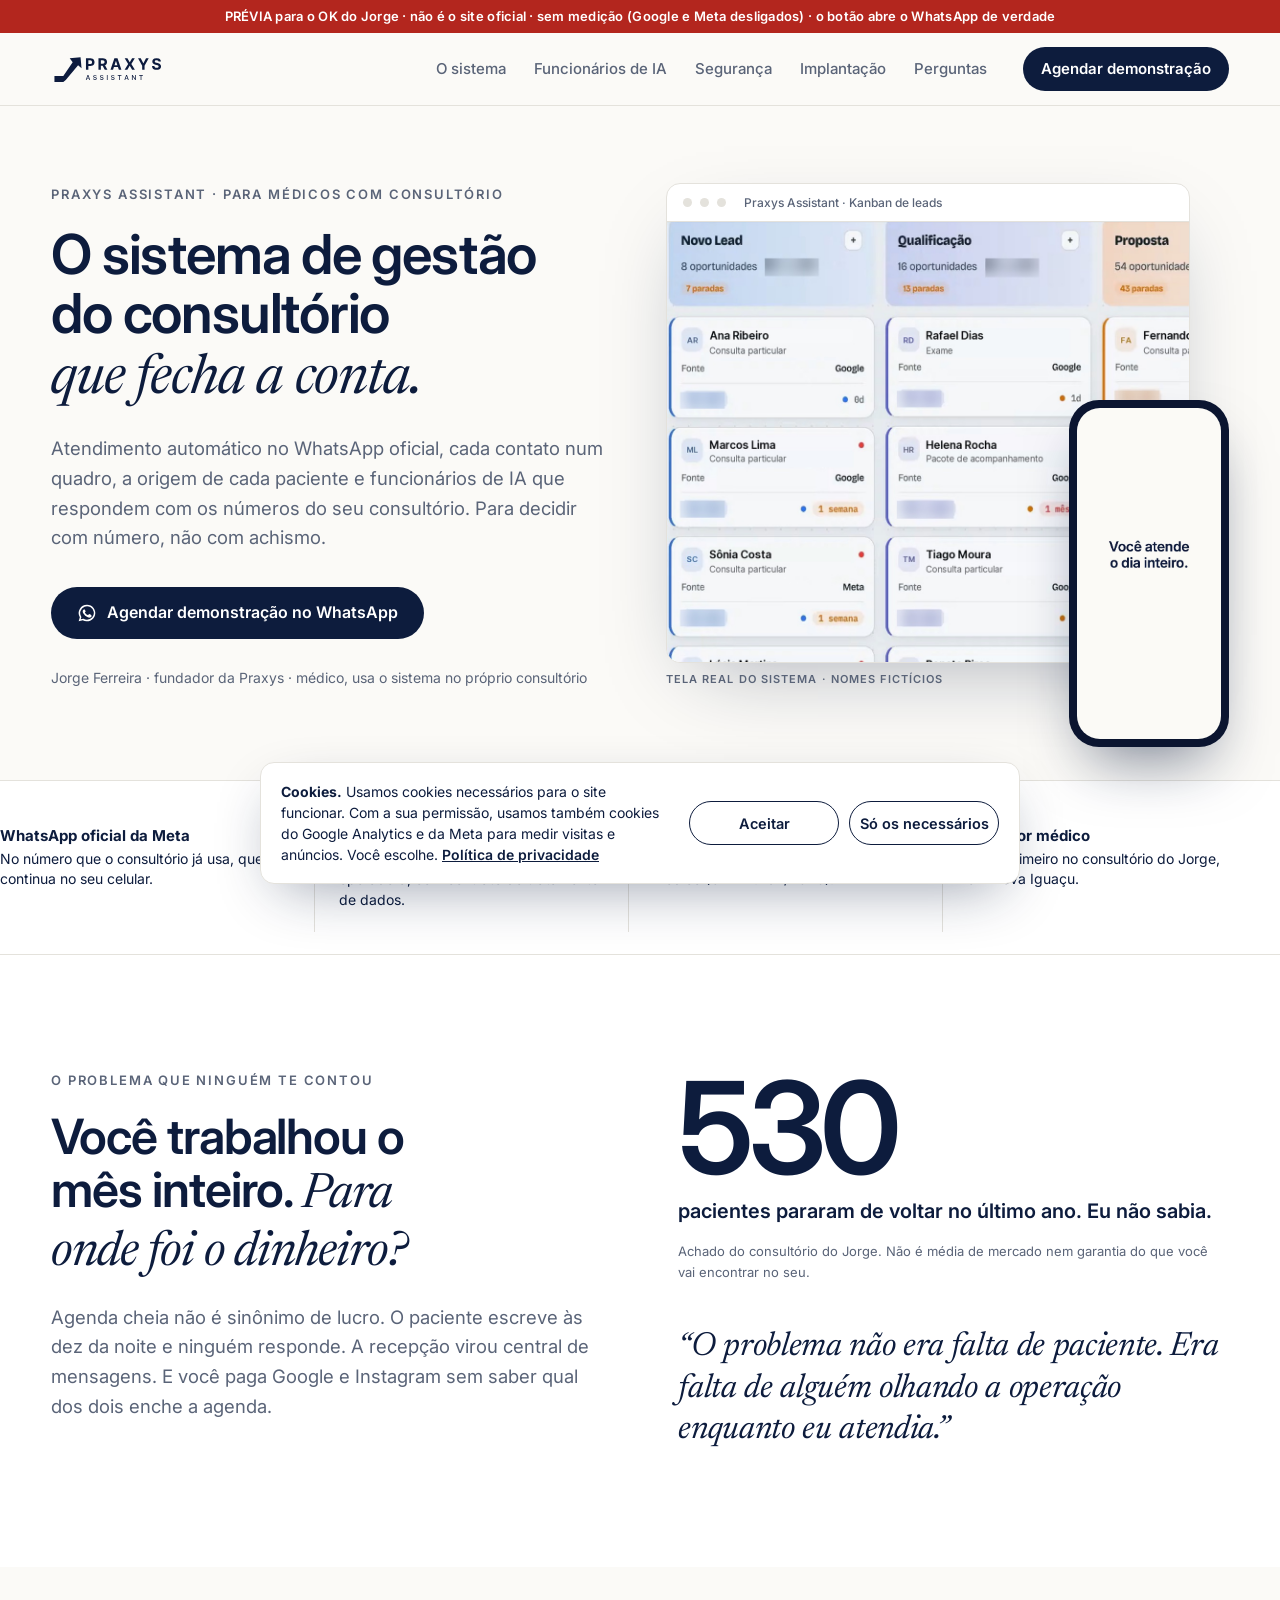
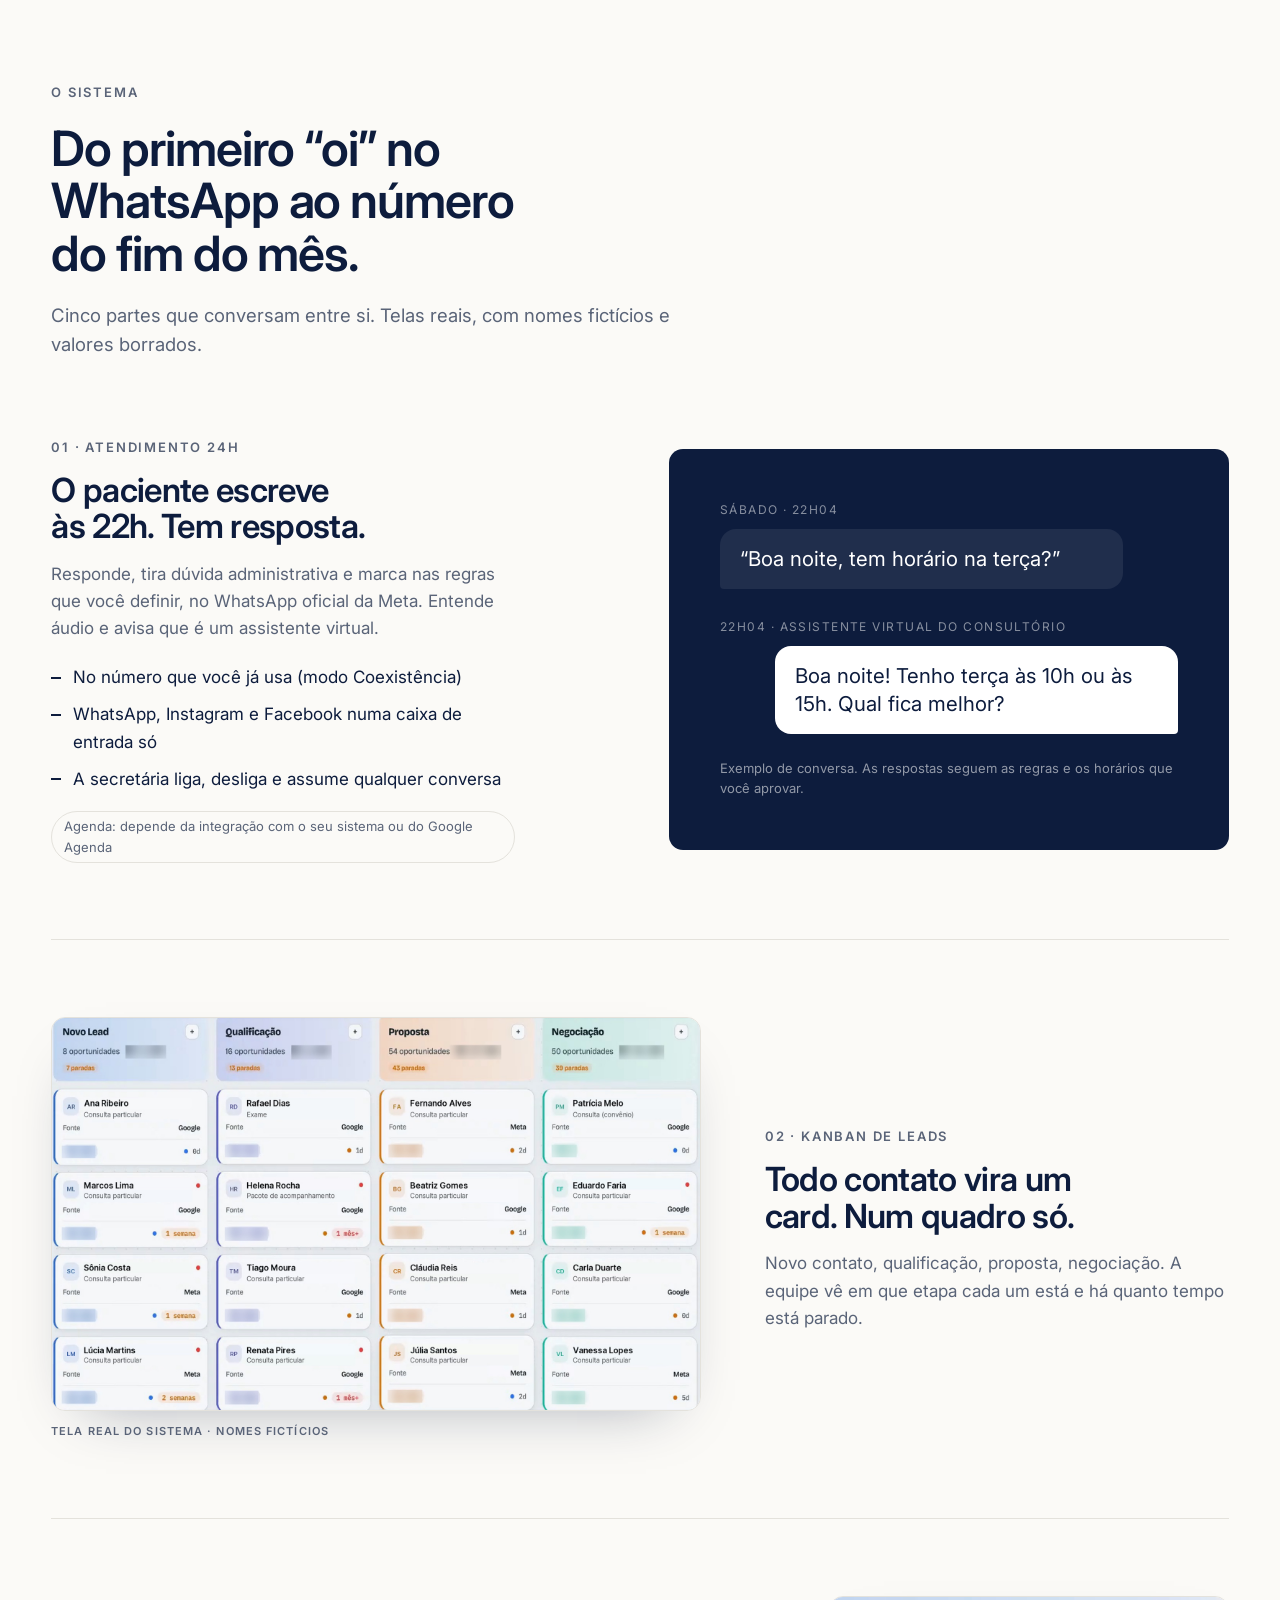
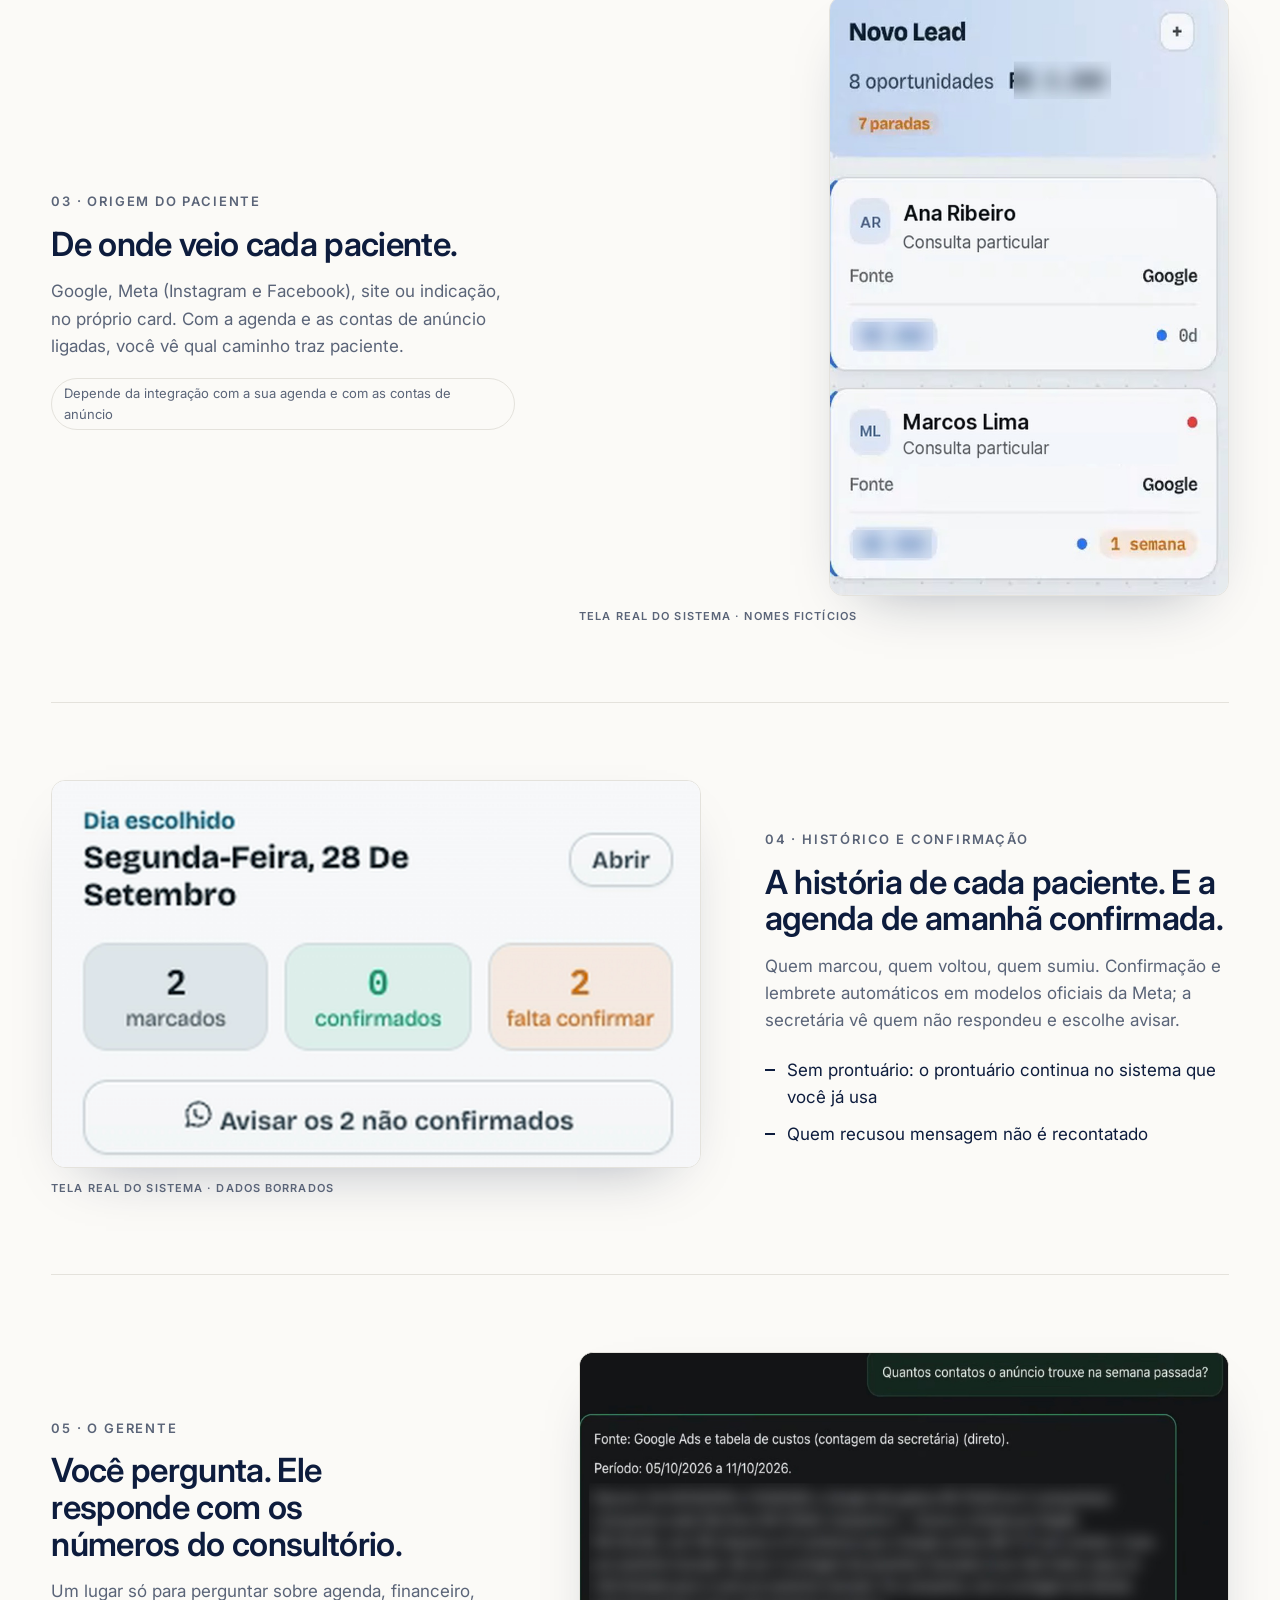
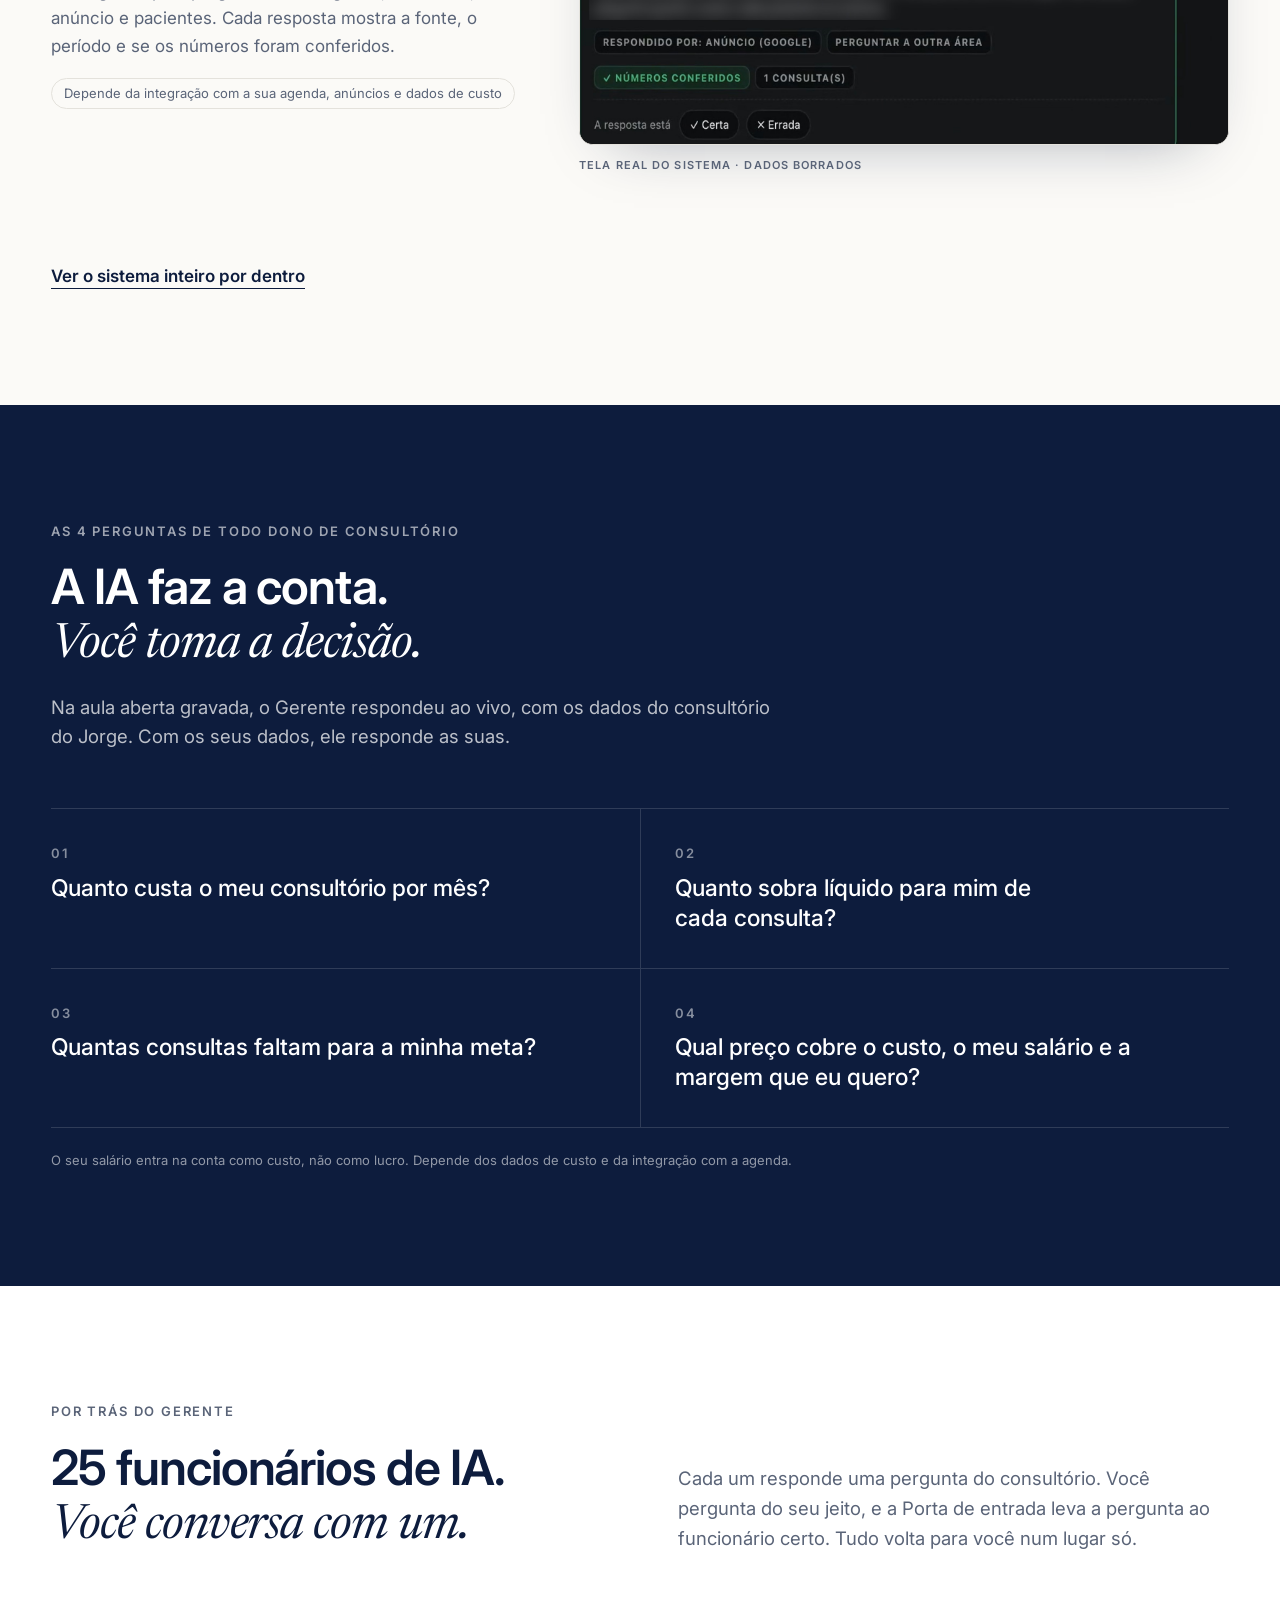
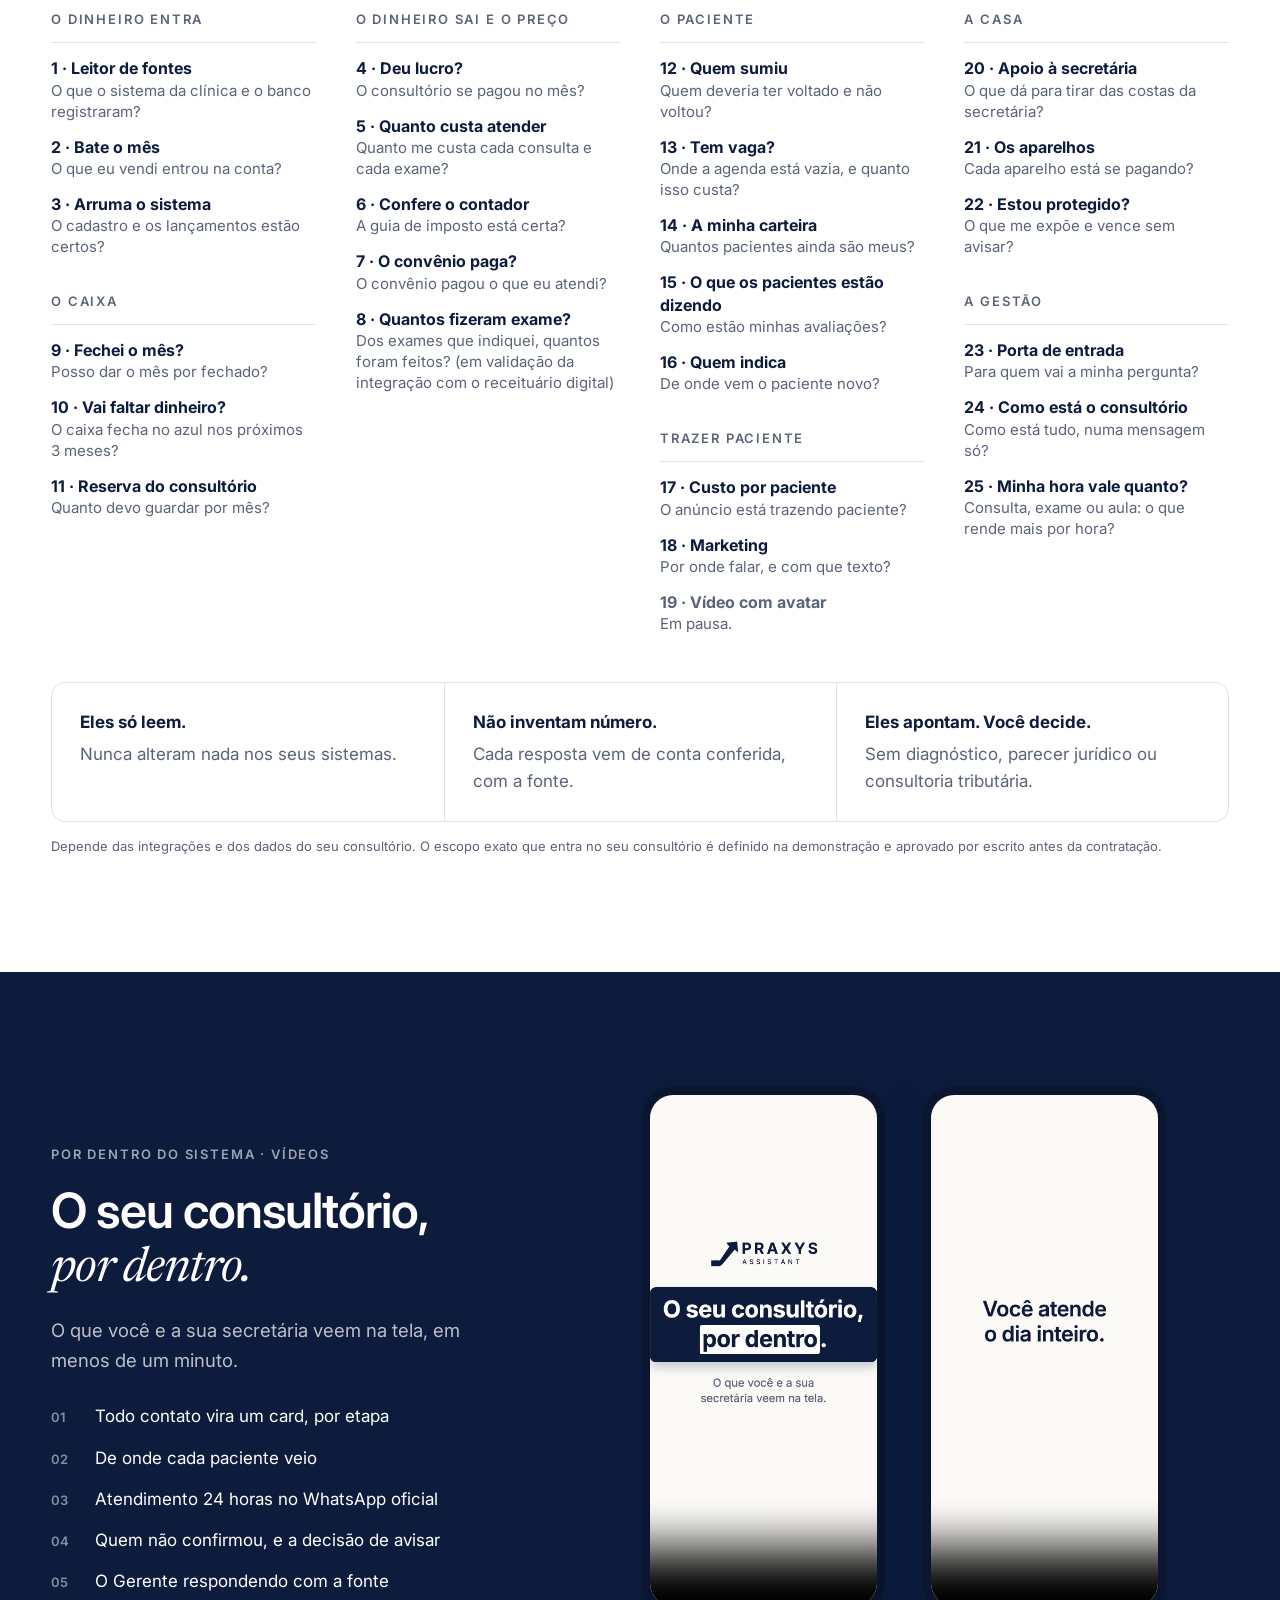
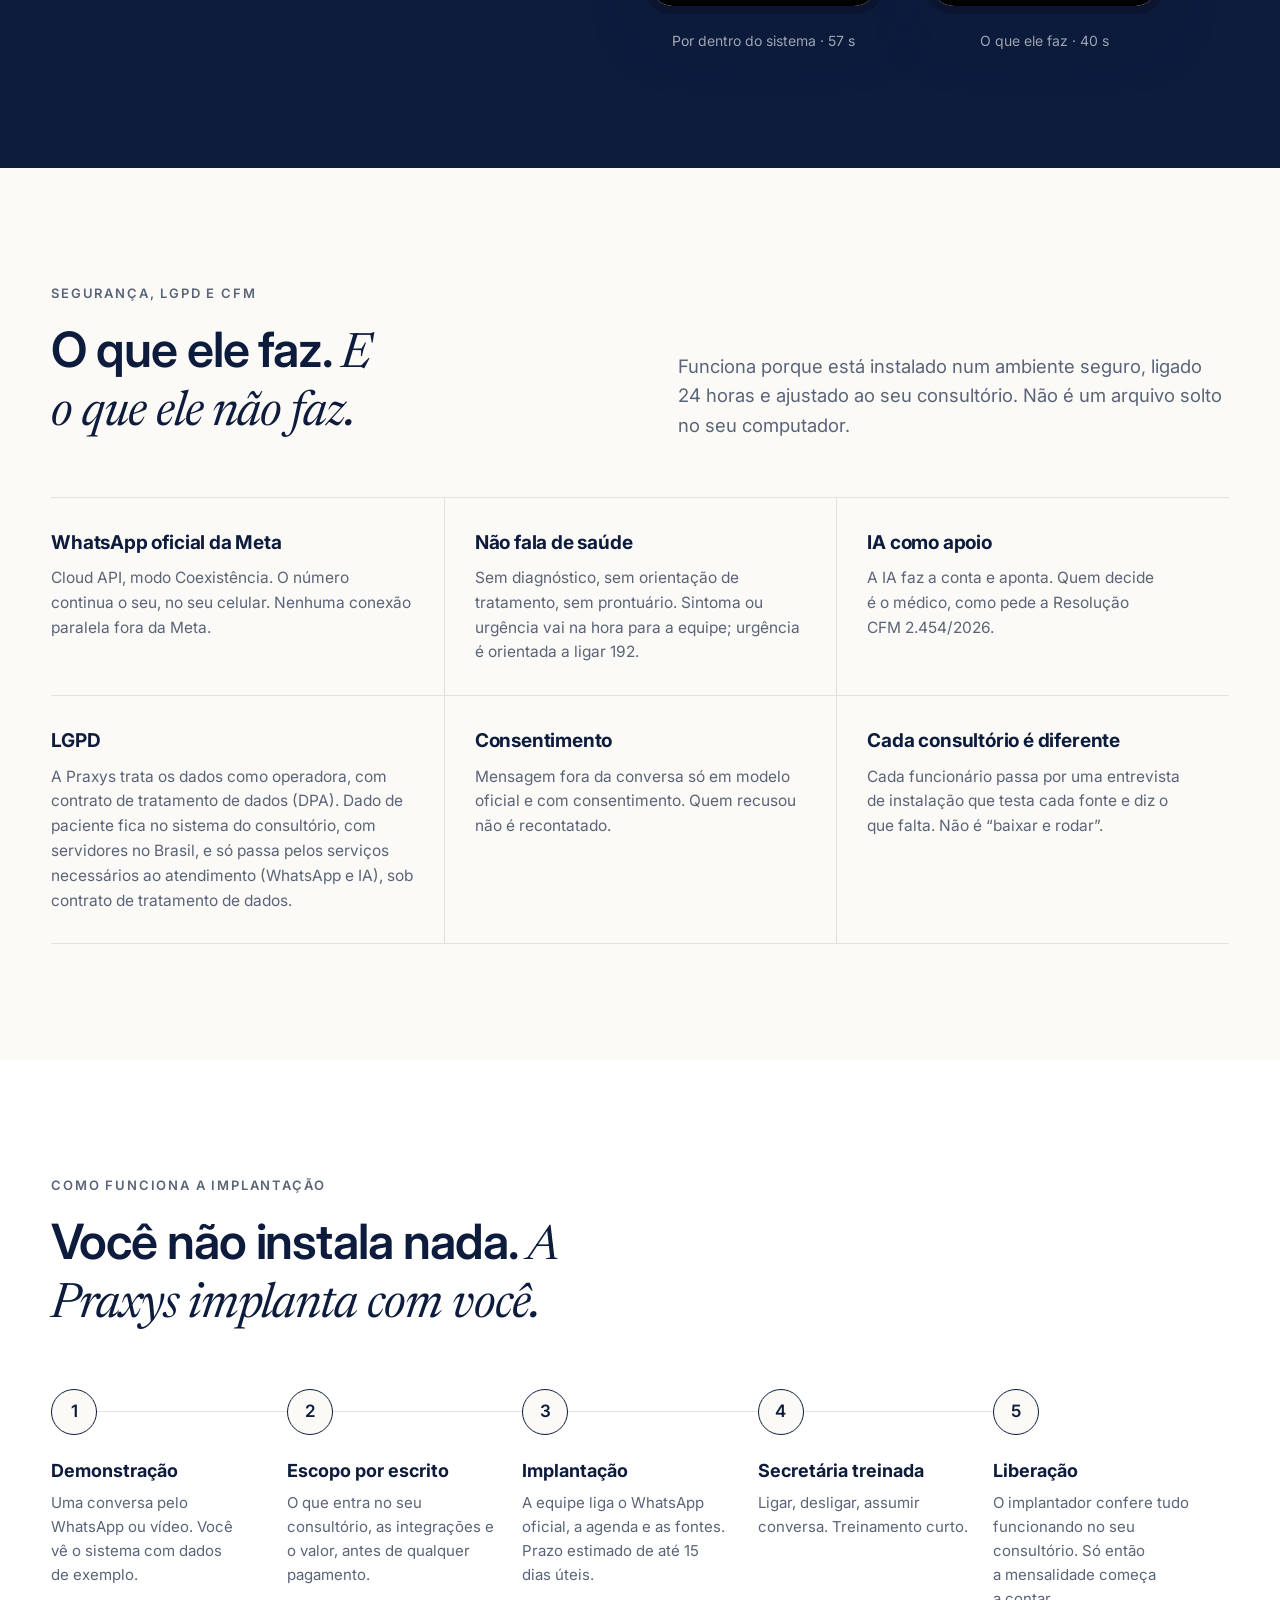
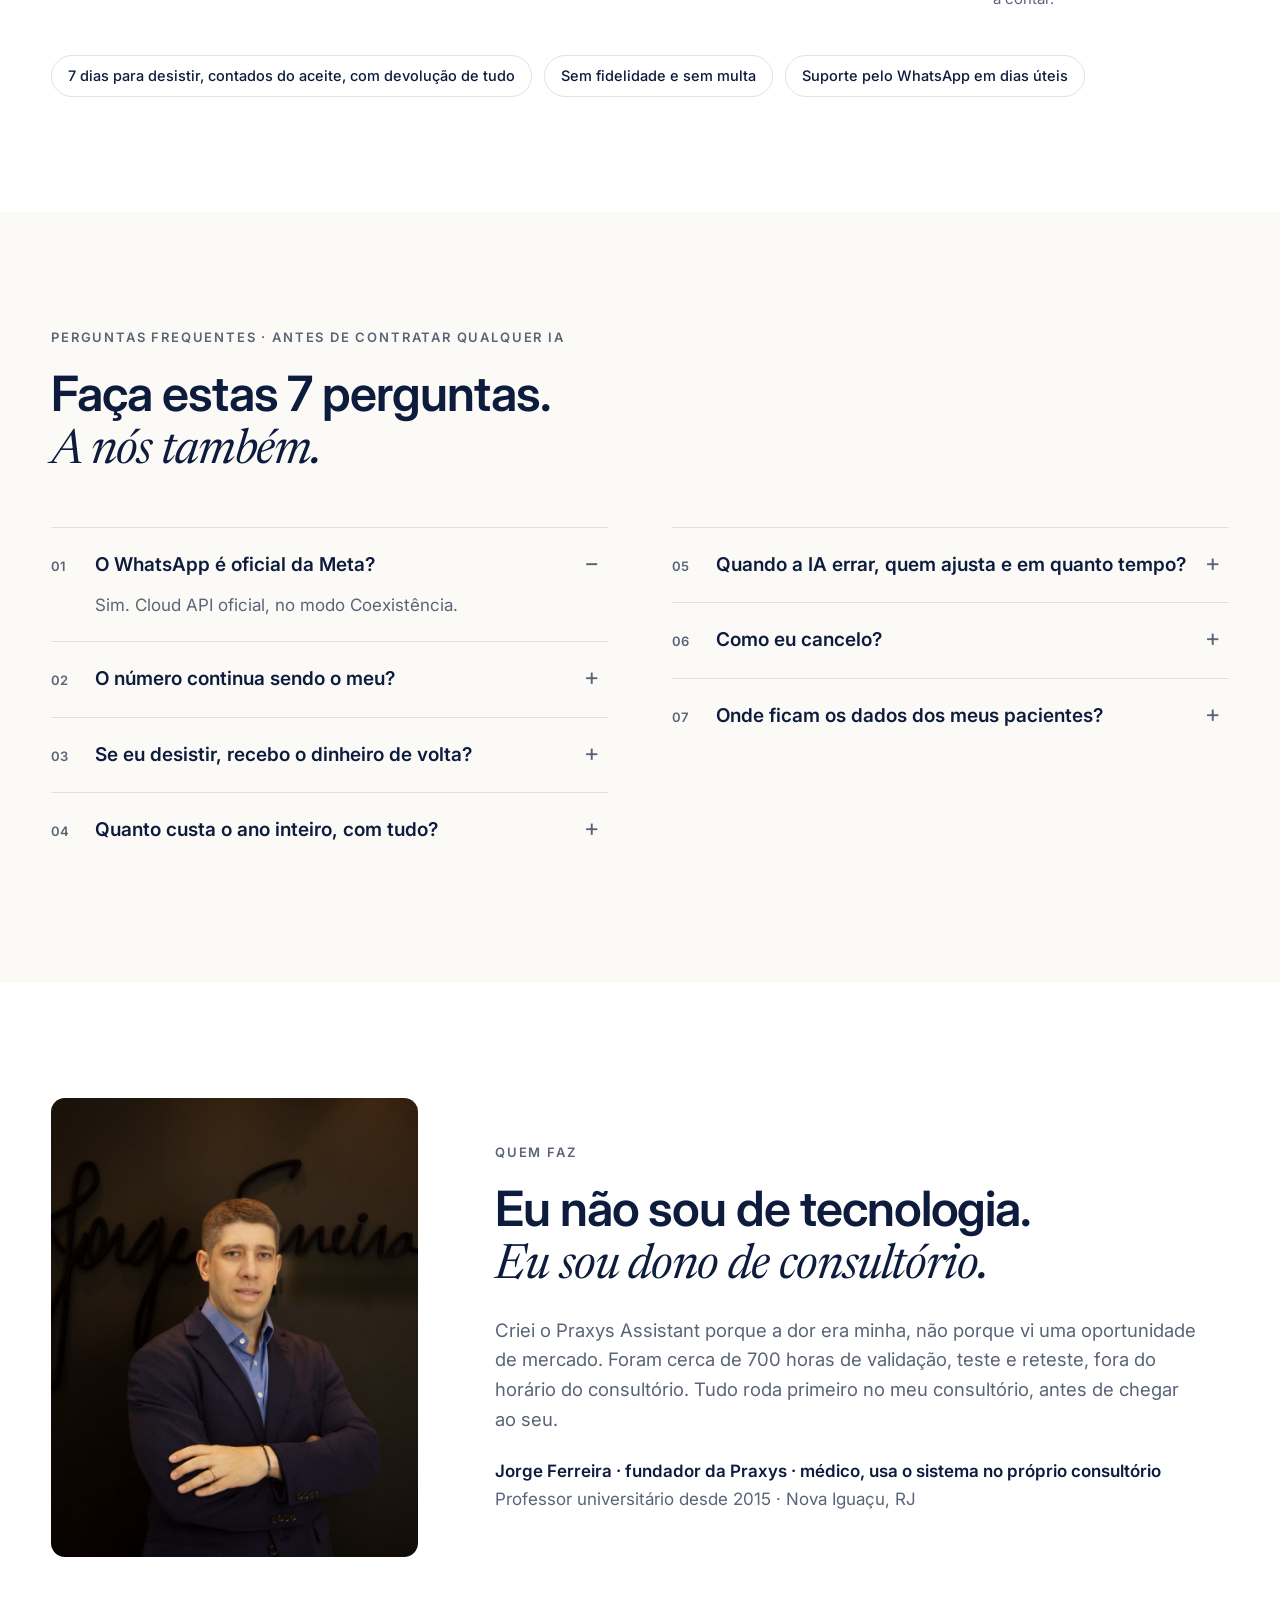
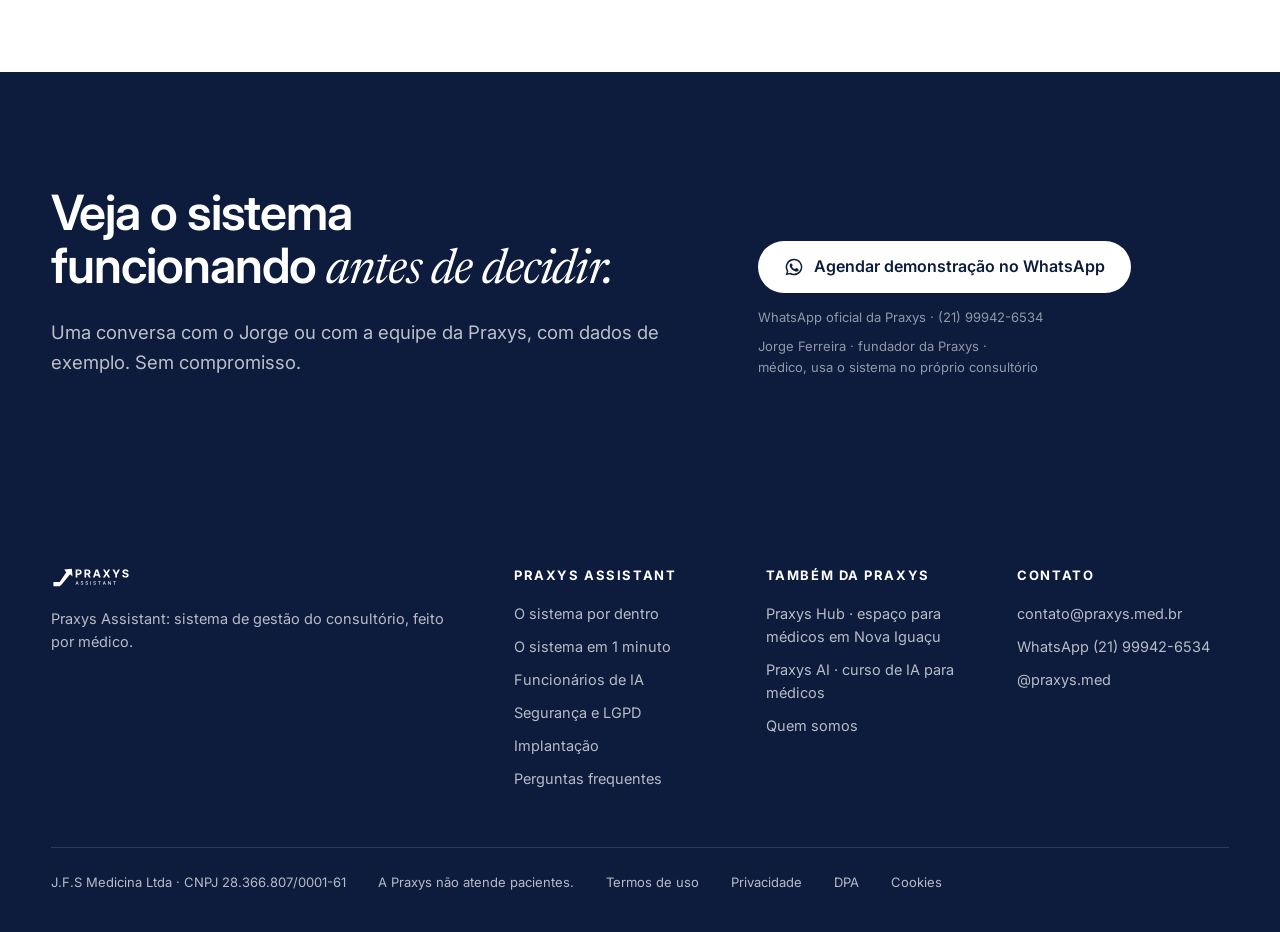
<file: index.html>
<!DOCTYPE html>
<html lang="pt-BR" data-root="">
<head>
<meta charset="UTF-8">
<meta name="viewport" content="width=device-width,initial-scale=1">
<title>Praxys Assistant · Sistema de gestão do consultório médico</title>
<meta name="description" content="Atendimento 24h no WhatsApp oficial, Kanban de leads, origem do paciente, histórico e confirmação de consulta e O Gerente, que responde com os números do seu consultório. Feito por médico.">
<meta name="robots" content="noindex,nofollow">
<link rel="canonical" href="https://www.praxys.med.br/">
<meta property="og:type" content="website">
<meta property="og:url" content="https://www.praxys.med.br/">
<meta property="og:title" content="Praxys Assistant · Sistema de gestão do consultório médico">
<meta property="og:description" content="Atendimento 24h no WhatsApp oficial, Kanban de leads, origem do paciente, histórico e confirmação de consulta e O Gerente, que responde com os números do seu consultório. Feito por médico.">
<meta property="og:image" content="https://www.praxys.med.br/assets/og-assistant.jpg">
<meta property="og:locale" content="pt_BR">
<link rel="icon" href="favicon.svg" type="image/svg+xml">
<link rel="apple-touch-icon" href="apple-touch-icon.png">
<link rel="preconnect" href="https://fonts.googleapis.com"><link rel="preconnect" href="https://fonts.gstatic.com" crossorigin>
<link href="https://fonts.googleapis.com/css2?family=Inter:wght@400;500;600;700&family=Newsreader:ital,opsz,wght@1,6..72,400&display=swap" rel="stylesheet">
<link rel="stylesheet" href="assets/site.css?v=2410">
<script src="assets/site.js?v=2410" defer></script>
</head>
<body>
<div class="prev">PRÉVIA para o OK do Jorge · não é o site oficial · sem medição (Google e Meta desligados) · o botão abre o WhatsApp de verdade</div>
<header class="top" id="top">
  <div class="wrap">
    <a class="logo" href="" aria-label="Praxys Assistant, início"><img src="assets/logo.svg" alt="Praxys" width="160" height="34"></a>
    <nav aria-label="Principal">
      <a href="assistant/">O sistema</a>
      <a href="#funcionarios">Funcionários de IA</a>
      <a href="#seguranca">Segurança</a>
      <a href="#implantacao">Implantação</a>
      <a href="#perguntas">Perguntas</a>
    </nav>
    <a class="btn btn-sm wa" href="https://wa.me/5521999426534?text=Ol%C3%A1%21%20Vi%20o%20site%20e%20quero%20agendar%20uma%20demonstra%C3%A7%C3%A3o%20do%20Praxys%20Assistant.%20%28site%2Fhome-topo%29" data-codigo="home-topo" data-track="demo_click" target="_blank" rel="noopener">Agendar demonstração</a>
    <button class="burger" aria-label="Abrir menu" aria-expanded="false"><span></span><span></span><span></span></button>
  </div>
</header>
<main>
<section class="hero">
  <div class="wrap grid">
    <div>
      <p class="eyebrow">Praxys Assistant · para médicos com consultório</p>
      <h1>O sistema de gestão do consultório <em class="s">que fecha a conta.</em></h1>
      <p class="lead">Atendimento automático no WhatsApp oficial, cada contato num quadro, a origem de cada paciente e funcionários de IA que respondem com os números do seu consultório. Para decidir com número, não com achismo.</p>
      <a class="btn wa" href="https://wa.me/5521999426534?text=Ol%C3%A1%21%20Vi%20o%20site%20e%20quero%20agendar%20uma%20demonstra%C3%A7%C3%A3o%20do%20Praxys%20Assistant.%20%28site%2Fhome%29" data-codigo="home" data-track="demo_click" target="_blank" rel="noopener"><svg viewBox="0 0 24 24" fill="currentColor" aria-hidden="true"><path d="M12 2a10 10 0 0 0-8.6 15.1L2 22l5-1.3A10 10 0 1 0 12 2Zm0 18.2c-1.5 0-3-.4-4.2-1.2l-.3-.2-3 .8.8-2.9-.2-.3A8.2 8.2 0 1 1 12 20.2Zm4.5-6.1c-.2-.1-1.5-.7-1.7-.8s-.4-.1-.6.1-.7.8-.8 1-.3.2-.5.1a6.7 6.7 0 0 1-3.3-2.9c-.2-.4.2-.4.7-1.3.1-.2 0-.3 0-.4l-.8-1.8c-.2-.5-.4-.4-.6-.4h-.5a1 1 0 0 0-.7.3 3 3 0 0 0-.9 2.2 5.2 5.2 0 0 0 1.1 2.7 11.8 11.8 0 0 0 4.5 4c1.7.7 2.3.8 3.2.6a2.7 2.7 0 0 0 1.8-1.3 2.2 2.2 0 0 0 .1-1.3c0-.1-.2-.2-.5-.3Z"/></svg>Agendar demonstração no WhatsApp</a>
      <p class="sig"><span class="nw">Jorge Ferreira · fundador da Praxys ·</span> <span class="nw">médico, usa o sistema no próprio consultório</span></p>
    </div>
    <div class="stage">
      <div class="browser">
        <div class="bar"><i></i><i></i><i></i><b>Praxys Assistant · Kanban de leads</b></div>
        <div class="crop"><img src="assets/kanban1.jpg" alt="Tela real do Kanban de leads do Praxys Assistant: colunas Novo Lead, Qualificação, Proposta e Negociação, com a fonte de cada contato. Nomes fictícios e valores borrados." width="1800" height="1090" fetchpriority="high"></div>
      </div>
      <span class="tag">Tela real do sistema · nomes fictícios</span>
      <div class="phone" aria-label="Vídeo de 40 segundos: o que o Praxys Assistant faz"><video muted playsinline loop autoplay preload="metadata" poster="assets/capa_40s_site.jpg"><source src="assets/video_40s_site.mp4?v=2410" type="video/mp4"></video></div>
    </div>
  </div>
</section>

<div class="trust">
  <div class="wrap">
    <div><b>WhatsApp oficial da Meta</b>No número que o consultório já usa, que continua no seu celular.</div>
    <div><b>LGPD</b>A Praxys trata os dados como operadora, com contrato de tratamento de dados.</div>
    <div><b>IA como apoio</b>Não faz diagnóstico. Quem decide é o médico (CFM 2.454/2026).</div>
    <div><b>Feito por médico</b>Roda primeiro no consultório do Jorge, em Nova Iguaçu.</div>
  </div>
</div>

<section class="white">
  <div class="wrap split">
    <div>
      <p class="eyebrow">O problema que ninguém te contou</p>
      <h2>Você trabalhou o mês inteiro. <em class="s">Para onde foi o dinheiro?</em></h2>
      <p class="lead" style="margin-top:22px">Agenda cheia não é sinônimo de lucro. O paciente escreve às dez da noite e ninguém responde. A recepção virou central de mensagens. E você paga Google e Instagram sem saber qual dos dois enche a agenda.</p>
    </div>
    <div>
      <div class="big-num">530</div>
      <p style="font-size:20px;font-weight:600;margin:10px 0 6px">pacientes pararam de voltar no último ano. Eu não sabia.</p>
      <p class="note">Achado do consultório do Jorge. Não é média de mercado nem garantia do que você vai encontrar no seu.</p>
      <p class="quote" style="margin-top:44px">“O problema não era falta de paciente. Era falta de alguém olhando a operação enquanto eu atendia.”</p>
    </div>
  </div>
</section>

<section id="sistema">
  <div class="wrap">
    <p class="eyebrow">O sistema</p>
    <h2 style="max-width:18ch">Do primeiro “oi” no WhatsApp ao número do fim do mês.</h2>
    <p class="lead" style="margin-top:20px">Cinco partes que conversam entre si. Telas reais, com nomes fictícios e valores borrados.</p>
    <div class="feat">
      <div class="txt">
        <p class="n">01 · ATENDIMENTO 24H</p>
        <h3>O paciente escreve às 22h. Tem resposta.</h3>
        <p class="muted">Responde, tira dúvida administrativa e marca nas regras que você definir, no WhatsApp oficial da Meta. Entende áudio e avisa que é um assistente virtual.</p>
        <ul><li>No número que você já usa (modo Coexistência)</li><li>WhatsApp, Instagram e Facebook numa caixa de entrada só</li><li>A secretária liga, desliga e assume qualquer conversa</li></ul>
        <span class="cond">Agenda: depende da integração com o seu sistema ou do Google Agenda</span>
      </div>
      <div><div class="night"><p class="t">Sábado · 22h04</p><p class="m">“Boa noite, tem horário na terça?”</p><p class="t" style="margin-top:28px">22h04 · assistente virtual do consultório</p><p class="m r">Boa noite! Tenho terça às 10h ou às 15h. Qual fica melhor?</p><p class="cap">Exemplo de conversa. As respostas seguem as regras e os horários que você aprovar.</p></div></div>
    </div>
    <div class="feat rev">
      <div class="txt">
        <p class="n">02 · KANBAN DE LEADS</p>
        <h3>Todo contato vira um card. Num quadro só.</h3>
        <p class="muted">Novo contato, qualificação, proposta, negociação. A equipe vê em que etapa cada um está e há quanto tempo está parado.</p>
        
      </div>
      <div><div class="shot"><img src="assets/kanban1.jpg" alt="Kanban de leads com quatro etapas e a fonte de cada contato" loading="lazy" width="1800" height="1090"></div><p class="shot-cap">Tela real do sistema · nomes fictícios</p></div>
    </div>

    <div class="feat">
      <div class="txt">
        <p class="n">03 · ORIGEM DO PACIENTE</p>
        <h3>De onde veio cada paciente.</h3>
        <p class="muted">Google, Meta (Instagram e Facebook), site ou indicação, no próprio card. Com a agenda e as contas de anúncio ligadas, você vê qual caminho traz paciente.</p>
        <span class="cond">Depende da integração com a sua agenda e com as contas de anúncio</span>
      </div>
      <div><div class="shot tall"><img src="assets/kanban3.jpg" alt="Coluna Novo Lead com a fonte de cada contato: Google e Meta" loading="lazy" width="720" height="1800"></div><p class="shot-cap">Tela real do sistema · nomes fictícios</p></div>
    </div>

    <div class="feat rev">
      <div class="txt">
        <p class="n">04 · HISTÓRICO E CONFIRMAÇÃO</p>
        <h3>A história de cada paciente. E a agenda de amanhã confirmada.</h3>
        <p class="muted">Quem marcou, quem voltou, quem sumiu. Confirmação e lembrete automáticos em modelos oficiais da Meta; a secretária vê quem não respondeu e escolhe avisar.</p>
        <ul><li>Sem prontuário: o prontuário continua no sistema que você já usa</li><li>Quem recusou mensagem não é recontatado</li></ul>
      </div>
      <div><div class="shot"><img src="assets/agenda.jpg" alt="Painel do dia com o botão Avisar os 2 não confirmados" loading="lazy" width="1800" height="1073"></div><p class="shot-cap">Tela real do sistema · dados borrados</p></div>
    </div>

    <div class="feat">
      <div class="txt">
        <p class="n">05 · O GERENTE</p>
        <h3>Você pergunta. Ele responde com os números do consultório.</h3>
        <p class="muted">Um lugar só para perguntar sobre agenda, financeiro, anúncio e pacientes. Cada resposta mostra a fonte, o período e se os números foram conferidos.</p>
        <span class="cond">Depende da integração com a sua agenda, anúncios e dados de custo</span>
      </div>
      <div><div class="shot dark-shot"><img src="assets/gerente2.jpg" alt="O Gerente respondendo quantos contatos o anúncio trouxe na semana passada, com fonte, período e números conferidos" loading="lazy" width="1800" height="1086"></div><p class="shot-cap">Tela real do sistema · dados borrados</p></div>
    </div>

    <p style="margin-top:12px"><a class="link" href="assistant/">Ver o sistema inteiro por dentro</a></p>
  </div>
</section>

<section class="dark" id="perguntas-do-dono">
  <div class="wrap">
    <p class="eyebrow">As 4 perguntas de todo dono de consultório</p>
    <h2 style="max-width:20ch">A IA faz a conta. <em class="s">Você toma a decisão.</em></h2>
    <p class="lead" style="margin-top:20px">Na aula aberta gravada, o Gerente respondeu ao vivo, com os dados do consultório do Jorge. Com os seus dados, ele responde as suas.</p>
    <div class="q4">
      <div><span>01</span><p>Quanto custa o meu consultório por mês?</p></div>
      <div><span>02</span><p>Quanto sobra líquido para mim de cada consulta?</p></div>
      <div><span>03</span><p>Quantas consultas faltam para a minha meta?</p></div>
      <div><span>04</span><p>Qual preço cobre o custo, o meu salário e a margem que eu quero?</p></div>
    </div>
    <p class="note" style="margin-top:22px">O seu salário entra na conta como custo, não como lucro. Depende dos dados de custo e da integração com a agenda.</p>
  </div>
</section>

<section id="funcionarios" class="white">
  <div class="wrap">
    <div class="split" style="align-items:end">
      <div>
        <p class="eyebrow">Por trás do Gerente</p>
        <h2>25 funcionários de IA. <em class="s">Você conversa com um.</em></h2>
      </div>
      <p class="lead">Cada um responde uma pergunta do consultório. Você pergunta do seu jeito, e a Porta de entrada leva a pergunta ao funcionário certo. Tudo volta para você num lugar só.</p>
    </div>
    <div class="idx">
      <div><h4>O dinheiro entra</h4><ol>
        <li><b>1 · Leitor de fontes</b><em>O que o sistema da clínica e o banco registraram?</em></li>
        <li><b>2 · Bate o mês</b><em>O que eu vendi entrou na conta?</em></li>
        <li><b>3 · Arruma o sistema</b><em>O cadastro e os lançamentos estão certos?</em></li></ol>
        <h4 style="margin-top:34px">O caixa</h4><ol>
        <li><b>9 · Fechei o mês?</b><em>Posso dar o mês por fechado?</em></li>
        <li><b>10 · Vai faltar dinheiro?</b><em>O caixa fecha no azul nos próximos 3 meses?</em></li>
        <li><b>11 · Reserva do consultório</b><em>Quanto devo guardar por mês?</em></li></ol></div>
      <div><h4>O dinheiro sai e o preço</h4><ol>
        <li><b>4 · Deu lucro?</b><em>O consultório se pagou no mês?</em></li>
        <li><b>5 · Quanto custa atender</b><em>Quanto me custa cada consulta e cada exame?</em></li>
        <li><b>6 · Confere o contador</b><em>A guia de imposto está certa?</em></li>
        <li><b>7 · O convênio paga?</b><em>O convênio pagou o que eu atendi?</em></li>
        <li><b>8 · Quantos fizeram exame?</b><em>Dos exames que indiquei, quantos foram feitos? (em validação da integração com o receituário digital)</em></li></ol></div>
      <div><h4>O paciente</h4><ol>
        <li><b>12 · Quem sumiu</b><em>Quem deveria ter voltado e não voltou?</em></li>
        <li><b>13 · Tem vaga?</b><em>Onde a agenda está vazia, e quanto isso custa?</em></li>
        <li><b>14 · A minha carteira</b><em>Quantos pacientes ainda são meus?</em></li>
        <li><b>15 · O que os pacientes estão dizendo</b><em>Como estão minhas avaliações?</em></li>
        <li><b>16 · Quem indica</b><em>De onde vem o paciente novo?</em></li></ol>
        <h4 style="margin-top:34px">Trazer paciente</h4><ol>
        <li><b>17 · Custo por paciente</b><em>O anúncio está trazendo paciente?</em></li>
        <li><b>18 · Marketing</b><em>Por onde falar, e com que texto?</em></li>
        <li class="off"><b>19 · Vídeo com avatar</b><em>Em pausa.</em></li></ol></div>
      <div><h4>A casa</h4><ol>
        <li><b>20 · Apoio à secretária</b><em>O que dá para tirar das costas da secretária?</em></li>
        <li><b>21 · Os aparelhos</b><em>Cada aparelho está se pagando?</em></li>
        <li><b>22 · Estou protegido?</b><em>O que me expõe e vence sem avisar?</em></li></ol>
        <h4 style="margin-top:34px">A gestão</h4><ol>
        <li><b>23 · Porta de entrada</b><em>Para quem vai a minha pergunta?</em></li>
        <li><b>24 · Como está o consultório</b><em>Como está tudo, numa mensagem só?</em></li>
        <li><b>25 · Minha hora vale quanto?</b><em>Consulta, exame ou aula: o que rende mais por hora?</em></li></ol></div>
    </div>
    <div class="howto">
      <div><b>Eles só leem.</b><span class="muted">Nunca alteram nada nos seus sistemas.</span></div>
      <div><b>Não inventam número.</b><span class="muted">Cada resposta vem de conta conferida, com a fonte.</span></div>
      <div><b>Eles apontam. Você decide.</b><span class="muted">Sem diagnóstico, parecer jurídico ou consultoria tributária.</span></div>
    </div>
    <p class="note">Depende das integrações e dos dados do seu consultório. O escopo exato que entra no seu consultório é definido na demonstração e aprovado por escrito antes da contratação.</p>
  </div>
</section>

<section class="dark" id="video">
  <div class="wrap vids">
    <div>
      <p class="eyebrow">Por dentro do sistema · vídeos</p>
      <h2>O seu consultório, <em class="s">por dentro.</em></h2>
      <p class="lead" style="margin-top:20px">O que você e a sua secretária veem na tela, em menos de um minuto.</p>
      <ol class="vlist">
        <li>Todo contato vira um card, por etapa</li>
        <li>De onde cada paciente veio</li>
        <li>Atendimento 24 horas no WhatsApp oficial</li>
        <li>Quem não confirmou, e a decisão de avisar</li>
        <li>O Gerente respondendo com a fonte</li>
      </ol>
    </div>
    <div class="vpair">
      <figure><div class="phone"><video controls playsinline preload="none" poster="sistema/PDS_pagina_poster.jpg"><source src="sistema/PDS_pagina.mp4?v=2410" type="video/mp4"></video></div><figcaption>Por dentro do sistema · 57 s</figcaption></figure>
      <figure><div class="phone"><video controls playsinline preload="none" poster="assets/capa_40s_site.jpg"><source src="assets/video_40s_site.mp4?v=2410" type="video/mp4"></video></div><figcaption>O que ele faz · 40 s</figcaption></figure>
    </div>
  </div>
</section>

<section id="seguranca">
  <div class="wrap">
    <div class="split" style="align-items:end">
      <div><p class="eyebrow">Segurança, LGPD e CFM</p><h2>O que ele faz. <em class="s">E o que ele não faz.</em></h2></div>
      <p class="lead">Funciona porque está instalado num ambiente seguro, ligado 24 horas e ajustado ao seu consultório. Não é um arquivo solto no seu computador.</p>
    </div>
    <div class="rules">
      <div><b>WhatsApp oficial da Meta</b><p>Cloud API, modo Coexistência. O número continua o seu, no seu celular. Nenhuma conexão paralela fora da Meta.</p></div>
      <div><b>Não fala de saúde</b><p>Sem diagnóstico, sem orientação de tratamento, sem prontuário. Sintoma ou urgência vai na hora para a equipe; urgência é orientada a ligar 192.</p></div>
      <div><b>IA como apoio</b><p>A IA faz a conta e aponta. Quem decide é o médico, como pede a Resolução CFM 2.454/2026.</p></div>
      <div><b>LGPD</b><p>A Praxys trata os dados como operadora, com contrato de tratamento de dados (DPA). Dado de paciente fica no sistema do consultório, com servidores no Brasil, e só passa pelos serviços necessários ao atendimento (WhatsApp e IA), sob contrato de tratamento de dados.</p></div>
      <div><b>Consentimento</b><p>Mensagem fora da conversa só em modelo oficial e com consentimento. Quem recusou não é recontatado.</p></div>
      <div><b>Cada consultório é diferente</b><p>Cada funcionário passa por uma entrevista de instalação que testa cada fonte e diz o que falta. Não é “baixar e rodar”.</p></div>
    </div>
  </div>
</section>

<section id="implantacao" class="white">
  <div class="wrap">
    <p class="eyebrow">Como funciona a implantação</p>
    <h2 style="max-width:20ch">Você não instala nada. <em class="s">A Praxys implanta com você.</em></h2>
    <ol class="steps">
      <li><b>Demonstração</b><p>Uma conversa pelo WhatsApp ou vídeo. Você vê o sistema com dados de exemplo.</p></li>
      <li><b>Escopo por escrito</b><p>O que entra no seu consultório, as integrações e o valor, antes de qualquer pagamento.</p></li>
      <li><b>Implantação</b><p>A equipe liga o WhatsApp oficial, a agenda e as fontes. Prazo estimado de até 15 dias úteis.</p></li>
      <li><b>Secretária treinada</b><p>Ligar, desligar, assumir conversa. Treinamento curto.</p></li>
      <li><b>Liberação</b><p>O implantador confere tudo funcionando no seu consultório. Só então a mensalidade começa a contar.</p></li>
    </ol>
    <div class="facts"><span>7 dias para desistir, contados do aceite, com devolução de tudo</span><span>Sem fidelidade e sem multa</span><span>Suporte pelo WhatsApp em dias úteis</span></div>
  </div>
</section>

<section id="perguntas">
  <div class="wrap">
    <p class="eyebrow">Perguntas frequentes · antes de contratar qualquer IA</p>
    <h2 style="max-width:22ch">Faça estas 7 perguntas. <em class="s">A nós também.</em></h2>
    <div class="q7">
      <div>
        <details open><summary><span>01</span>O WhatsApp é oficial da Meta?</summary><p>Sim. Cloud API oficial, no modo Coexistência.</p></details>
        <details><summary><span>02</span>O número continua sendo o meu?</summary><p>Sim. O número é do consultório e continua no seu celular.</p></details>
        <details><summary><span>03</span>Se eu desistir, recebo o dinheiro de volta?</summary><p>Sim. Em até 7 dias corridos do aceite do contrato, devolução integral de tudo o que foi pago. Depois desse prazo, a implantação remunera o trabalho técnico já feito, e a assinatura pode ser cancelada a qualquer momento, sem multa, valendo no fim do ciclo.</p></details>
        <details><summary><span>04</span>Quanto custa o ano inteiro, com tudo?</summary><p>Depende da implantação do seu consultório. Você recebe o valor por escrito na demonstração, antes de qualquer pagamento, incluindo a tarifa da Meta, que é do consultório.</p></details>
      </div>
      <div>
        <details><summary><span>05</span>Quando a IA errar, quem ajusta e em quanto tempo?</summary><p>A equipe da Praxys, pelo suporte no WhatsApp. Enquanto isso, a secretária desliga o automático e assume a conversa.</p></details>
        <details><summary><span>06</span>Como eu cancelo?</summary><p>Pelo WhatsApp ou e-mail, sem multa e sem fidelidade. O cancelamento vale no fim do ciclo mensal.</p></details>
        <details><summary><span>07</span>Onde ficam os dados dos meus pacientes?</summary><p>O prontuário continua no sistema que você já usa. A Praxys trata só o necessário, como operadora, com contrato de tratamento de dados (DPA).</p></details>
      </div>
    </div>
  </div>
</section>

<section id="quem-faz" class="white">
  <div class="wrap founder">
    <img src="assets/jorge-retrato.jpg" alt="Jorge Ferreira, médico e fundador da Praxys" loading="lazy" width="1400" height="1094">
    <div>
      <p class="eyebrow">Quem faz</p>
      <h2>Eu não sou de tecnologia. <em class="s">Eu sou dono de consultório.</em></h2>
      <p class="lead" style="margin-top:22px">Criei o Praxys Assistant porque a dor era minha, não porque vi uma oportunidade de mercado. Foram cerca de 700 horas de validação, teste e reteste, fora do horário do consultório. Tudo roda primeiro no meu consultório, antes de chegar ao seu.</p>
      <p style="margin-top:24px;font-weight:600"><span class="nw">Jorge Ferreira · fundador da Praxys ·</span> <span class="nw">médico, usa o sistema no próprio consultório</span></p>
      <p class="muted">Professor universitário desde 2015 · Nova Iguaçu, RJ</p>
    </div>
  </div>
</section>
<section class="dark final">
  <div class="wrap">
    <div>
      <h2>Veja o sistema funcionando <em class="s">antes de decidir.</em></h2>
      <p class="lead" style="margin-top:20px">Uma conversa com o Jorge ou com a equipe da Praxys, com dados de exemplo. Sem compromisso.</p>
    </div>
    <div><a class="btn wa" href="https://wa.me/5521999426534?text=Ol%C3%A1%21%20Vi%20o%20site%20e%20quero%20agendar%20uma%20demonstra%C3%A7%C3%A3o%20do%20Praxys%20Assistant.%20%28site%2Fhome-final%29" data-codigo="home-final" data-track="demo_click" target="_blank" rel="noopener"><svg viewBox="0 0 24 24" fill="currentColor" aria-hidden="true"><path d="M12 2a10 10 0 0 0-8.6 15.1L2 22l5-1.3A10 10 0 1 0 12 2Zm0 18.2c-1.5 0-3-.4-4.2-1.2l-.3-.2-3 .8.8-2.9-.2-.3A8.2 8.2 0 1 1 12 20.2Zm4.5-6.1c-.2-.1-1.5-.7-1.7-.8s-.4-.1-.6.1-.7.8-.8 1-.3.2-.5.1a6.7 6.7 0 0 1-3.3-2.9c-.2-.4.2-.4.7-1.3.1-.2 0-.3 0-.4l-.8-1.8c-.2-.5-.4-.4-.6-.4h-.5a1 1 0 0 0-.7.3 3 3 0 0 0-.9 2.2 5.2 5.2 0 0 0 1.1 2.7 11.8 11.8 0 0 0 4.5 4c1.7.7 2.3.8 3.2.6a2.7 2.7 0 0 0 1.8-1.3 2.2 2.2 0 0 0 .1-1.3c0-.1-.2-.2-.5-.3Z"/></svg>Agendar demonstração no WhatsApp</a><p class="note">WhatsApp oficial da Praxys · (21) 99942-6534</p><p class="note sig-final"><span class="nw">Jorge Ferreira · fundador da Praxys ·</span> <span class="nw">médico, usa o sistema no próprio consultório</span></p></div>
  </div>
</section>

</main>
<footer>
  <div class="wrap">
    <div class="cols">
      <div><a class="logo" href=""><img src="assets/logo-branco.svg" alt="Praxys" width="113" height="24"></a><p>Praxys Assistant: sistema de gestão do consultório, feito por médico.</p></div>
      <div><h5>Praxys Assistant</h5><ul><li><a href="assistant/">O sistema por dentro</a></li><li><a href="sistema/">O sistema em 1 minuto</a></li><li><a href="#funcionarios">Funcionários de IA</a></li><li><a href="#seguranca">Segurança e LGPD</a></li><li><a href="#implantacao">Implantação</a></li><li><a href="#perguntas">Perguntas frequentes</a></li></ul></div>
      <div><h5>Também da Praxys</h5><ul><li><a href="https://www.praxys.med.br/med.html">Praxys Hub · espaço para médicos em Nova Iguaçu</a></li><li><a href="ai/">Praxys AI · curso de IA para médicos</a></li><li><a href="#quem-faz">Quem somos</a></li></ul></div>
      <div><h5>Contato</h5><ul><li><a href="mailto:contato@praxys.med.br">contato@praxys.med.br</a></li><li>WhatsApp (21) 99942-6534</li><li><a href="https://www.instagram.com/praxys.med/" rel="noopener">@praxys.med</a></li></ul></div>
    </div>
    <div class="base"><span>J.F.S Medicina Ltda · CNPJ 28.366.807/0001-61</span><span>A Praxys não atende pacientes.</span><a href="termos/">Termos de uso</a><a href="privacidade/">Privacidade</a><a href="dpa/">DPA</a><button type="button" class="cookie-link" data-cookies>Cookies</button></div>
  </div>
</footer>
<div class="mcta"><a class="btn wa" href="https://wa.me/5521999426534?text=Ol%C3%A1%21%20Vi%20o%20site%20e%20quero%20agendar%20uma%20demonstra%C3%A7%C3%A3o%20do%20Praxys%20Assistant.%20%28site%2Fhome-barra%29" data-codigo="home-barra" data-track="demo_click" target="_blank" rel="noopener"><svg viewBox="0 0 24 24" fill="currentColor" aria-hidden="true"><path d="M12 2a10 10 0 0 0-8.6 15.1L2 22l5-1.3A10 10 0 1 0 12 2Zm0 18.2c-1.5 0-3-.4-4.2-1.2l-.3-.2-3 .8.8-2.9-.2-.3A8.2 8.2 0 1 1 12 20.2Zm4.5-6.1c-.2-.1-1.5-.7-1.7-.8s-.4-.1-.6.1-.7.8-.8 1-.3.2-.5.1a6.7 6.7 0 0 1-3.3-2.9c-.2-.4.2-.4.7-1.3.1-.2 0-.3 0-.4l-.8-1.8c-.2-.5-.4-.4-.6-.4h-.5a1 1 0 0 0-.7.3 3 3 0 0 0-.9 2.2 5.2 5.2 0 0 0 1.1 2.7 11.8 11.8 0 0 0 4.5 4c1.7.7 2.3.8 3.2.6a2.7 2.7 0 0 0 1.8-1.3 2.2 2.2 0 0 0 .1-1.3c0-.1-.2-.2-.5-.3Z"/></svg>Agendar demonstração no WhatsApp</a></div>
<div class="cookies" id="cookies" role="dialog" aria-live="polite" aria-label="Aviso de cookies" hidden>
  <p><b>Cookies.</b> Usamos cookies necessários para o site funcionar. Com a sua permissão, usamos também cookies do Google Analytics e da Meta para medir visitas e anúncios. Você escolhe. <a href="privacidade/">Política de privacidade</a></p>
  <div class="cookies-bt"><button type="button" data-consent="aceito">Aceitar</button><button type="button" data-consent="necessarios">Só os necessários</button></div>
</div>
</body>
</html>
</file>
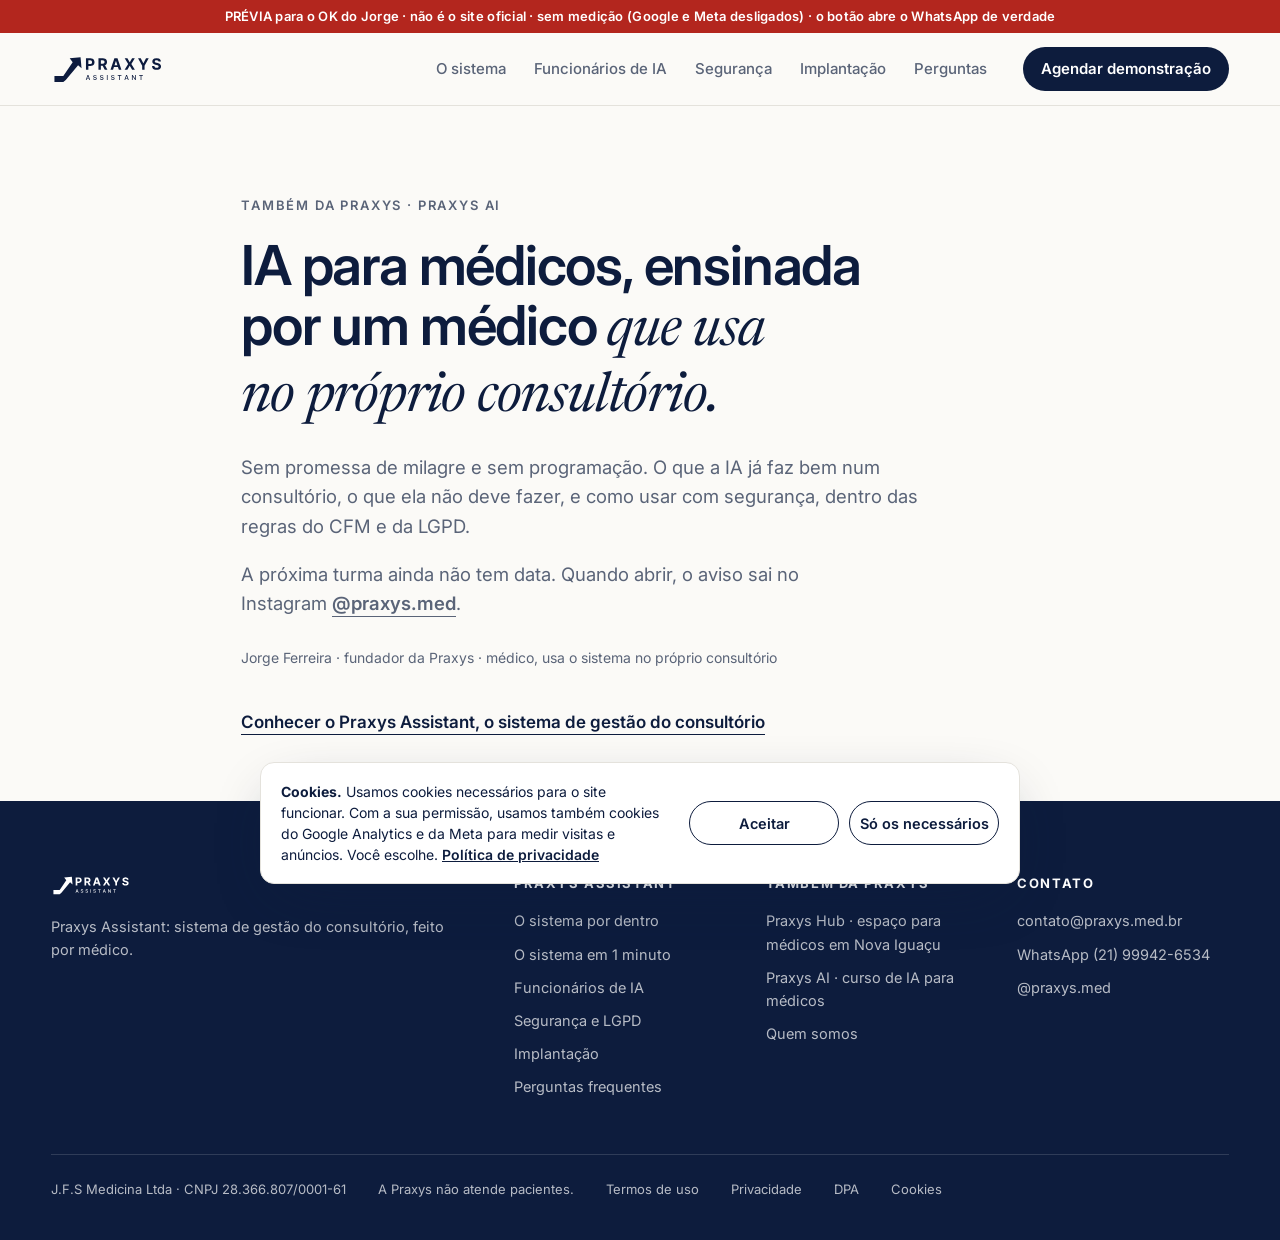
<file: ai/index.html>
<!DOCTYPE html>
<html lang="pt-BR" data-root="../">
<head>
<meta charset="UTF-8">
<meta name="viewport" content="width=device-width,initial-scale=1">
<title>Praxys AI · Curso de IA para médicos</title>
<meta name="description" content="Inteligência artificial aplicada ao consultório, ensinada por um médico que usa no próprio consultório. Próxima turma sem data.">
<meta name="robots" content="noindex,nofollow">
<link rel="canonical" href="https://www.praxys.med.br/ai/">
<meta property="og:type" content="website">
<meta property="og:url" content="https://www.praxys.med.br/ai/">
<meta property="og:title" content="Praxys AI · Curso de IA para médicos">
<meta property="og:description" content="Inteligência artificial aplicada ao consultório, ensinada por um médico que usa no próprio consultório. Próxima turma sem data.">
<meta property="og:image" content="https://www.praxys.med.br/assets/og-assistant.jpg">
<meta property="og:locale" content="pt_BR">
<link rel="icon" href="../favicon.svg" type="image/svg+xml">
<link rel="apple-touch-icon" href="../apple-touch-icon.png">
<link rel="preconnect" href="https://fonts.googleapis.com"><link rel="preconnect" href="https://fonts.gstatic.com" crossorigin>
<link href="https://fonts.googleapis.com/css2?family=Inter:wght@400;500;600;700&family=Newsreader:ital,opsz,wght@1,6..72,400&display=swap" rel="stylesheet">
<link rel="stylesheet" href="../assets/site.css?v=2410">
<script src="../assets/site.js?v=2410" defer></script>
</head>
<body>
<div class="prev">PRÉVIA para o OK do Jorge · não é o site oficial · sem medição (Google e Meta desligados) · o botão abre o WhatsApp de verdade</div>
<header class="top" id="top">
  <div class="wrap">
    <a class="logo" href="../" aria-label="Praxys Assistant, início"><img src="../assets/logo.svg" alt="Praxys" width="160" height="34"></a>
    <nav aria-label="Principal">
      <a href="../assistant/">O sistema</a>
      <a href="../#funcionarios">Funcionários de IA</a>
      <a href="../#seguranca">Segurança</a>
      <a href="../#implantacao">Implantação</a>
      <a href="../#perguntas">Perguntas</a>
    </nav>
    <a class="btn btn-sm wa" href="https://wa.me/5521999426534?text=Ol%C3%A1%21%20Vi%20o%20site%20e%20quero%20agendar%20uma%20demonstra%C3%A7%C3%A3o%20do%20Praxys%20Assistant.%20%28site%2Fai-topo%29" data-codigo="ai-topo" data-track="demo_click" target="_blank" rel="noopener">Agendar demonstração</a>
    <button class="burger" aria-label="Abrir menu" aria-expanded="false"><span></span><span></span><span></span></button>
  </div>
</header>
<main>
<section class="page-hero">
  <div class="wrap" style="max-width:900px;margin-left:auto;margin-right:auto">
    <p class="eyebrow">Também da Praxys · Praxys AI</p>
    <h1 style="max-width:18ch">IA para médicos, ensinada por um médico <em class="s">que usa no próprio consultório.</em></h1>
    <p class="lead" style="margin-top:24px">Sem promessa de milagre e sem programação. O que a IA já faz bem num consultório, o que ela não deve fazer, e como usar com segurança, dentro das regras do CFM e da LGPD.</p>
    <p class="lead" style="margin-top:18px">A próxima turma ainda não tem data. Quando abrir, o aviso sai no Instagram <a class="link" href="https://www.instagram.com/praxys.med/" rel="noopener">@praxys.med</a>.</p>
    <p class="sig" style="margin-top:28px"><span class="nw">Jorge Ferreira · fundador da Praxys ·</span> <span class="nw">médico, usa o sistema no próprio consultório</span></p>
    <p style="margin-top:40px"><a class="link" href="../">Conhecer o Praxys Assistant, o sistema de gestão do consultório</a></p>
  </div>
</section>
</main>
<footer>
  <div class="wrap">
    <div class="cols">
      <div><a class="logo" href="../"><img src="../assets/logo-branco.svg" alt="Praxys" width="113" height="24"></a><p>Praxys Assistant: sistema de gestão do consultório, feito por médico.</p></div>
      <div><h5>Praxys Assistant</h5><ul><li><a href="../assistant/">O sistema por dentro</a></li><li><a href="../sistema/">O sistema em 1 minuto</a></li><li><a href="../#funcionarios">Funcionários de IA</a></li><li><a href="../#seguranca">Segurança e LGPD</a></li><li><a href="../#implantacao">Implantação</a></li><li><a href="../#perguntas">Perguntas frequentes</a></li></ul></div>
      <div><h5>Também da Praxys</h5><ul><li><a href="https://www.praxys.med.br/med.html">Praxys Hub · espaço para médicos em Nova Iguaçu</a></li><li><a href="../ai/">Praxys AI · curso de IA para médicos</a></li><li><a href="../#quem-faz">Quem somos</a></li></ul></div>
      <div><h5>Contato</h5><ul><li><a href="mailto:contato@praxys.med.br">contato@praxys.med.br</a></li><li>WhatsApp (21) 99942-6534</li><li><a href="https://www.instagram.com/praxys.med/" rel="noopener">@praxys.med</a></li></ul></div>
    </div>
    <div class="base"><span>J.F.S Medicina Ltda · CNPJ 28.366.807/0001-61</span><span>A Praxys não atende pacientes.</span><a href="../termos/">Termos de uso</a><a href="../privacidade/">Privacidade</a><a href="../dpa/">DPA</a><button type="button" class="cookie-link" data-cookies>Cookies</button></div>
  </div>
</footer>
<div class="mcta"><a class="btn wa" href="https://wa.me/5521999426534?text=Ol%C3%A1%21%20Vi%20o%20site%20e%20quero%20agendar%20uma%20demonstra%C3%A7%C3%A3o%20do%20Praxys%20Assistant.%20%28site%2Fai-barra%29" data-codigo="ai-barra" data-track="demo_click" target="_blank" rel="noopener"><svg viewBox="0 0 24 24" fill="currentColor" aria-hidden="true"><path d="M12 2a10 10 0 0 0-8.6 15.1L2 22l5-1.3A10 10 0 1 0 12 2Zm0 18.2c-1.5 0-3-.4-4.2-1.2l-.3-.2-3 .8.8-2.9-.2-.3A8.2 8.2 0 1 1 12 20.2Zm4.5-6.1c-.2-.1-1.5-.7-1.7-.8s-.4-.1-.6.1-.7.8-.8 1-.3.2-.5.1a6.7 6.7 0 0 1-3.3-2.9c-.2-.4.2-.4.7-1.3.1-.2 0-.3 0-.4l-.8-1.8c-.2-.5-.4-.4-.6-.4h-.5a1 1 0 0 0-.7.3 3 3 0 0 0-.9 2.2 5.2 5.2 0 0 0 1.1 2.7 11.8 11.8 0 0 0 4.5 4c1.7.7 2.3.8 3.2.6a2.7 2.7 0 0 0 1.8-1.3 2.2 2.2 0 0 0 .1-1.3c0-.1-.2-.2-.5-.3Z"/></svg>Agendar demonstração no WhatsApp</a></div>
<div class="cookies" id="cookies" role="dialog" aria-live="polite" aria-label="Aviso de cookies" hidden>
  <p><b>Cookies.</b> Usamos cookies necessários para o site funcionar. Com a sua permissão, usamos também cookies do Google Analytics e da Meta para medir visitas e anúncios. Você escolhe. <a href="../privacidade/">Política de privacidade</a></p>
  <div class="cookies-bt"><button type="button" data-consent="aceito">Aceitar</button><button type="button" data-consent="necessarios">Só os necessários</button></div>
</div>
</body>
</html>
</file>
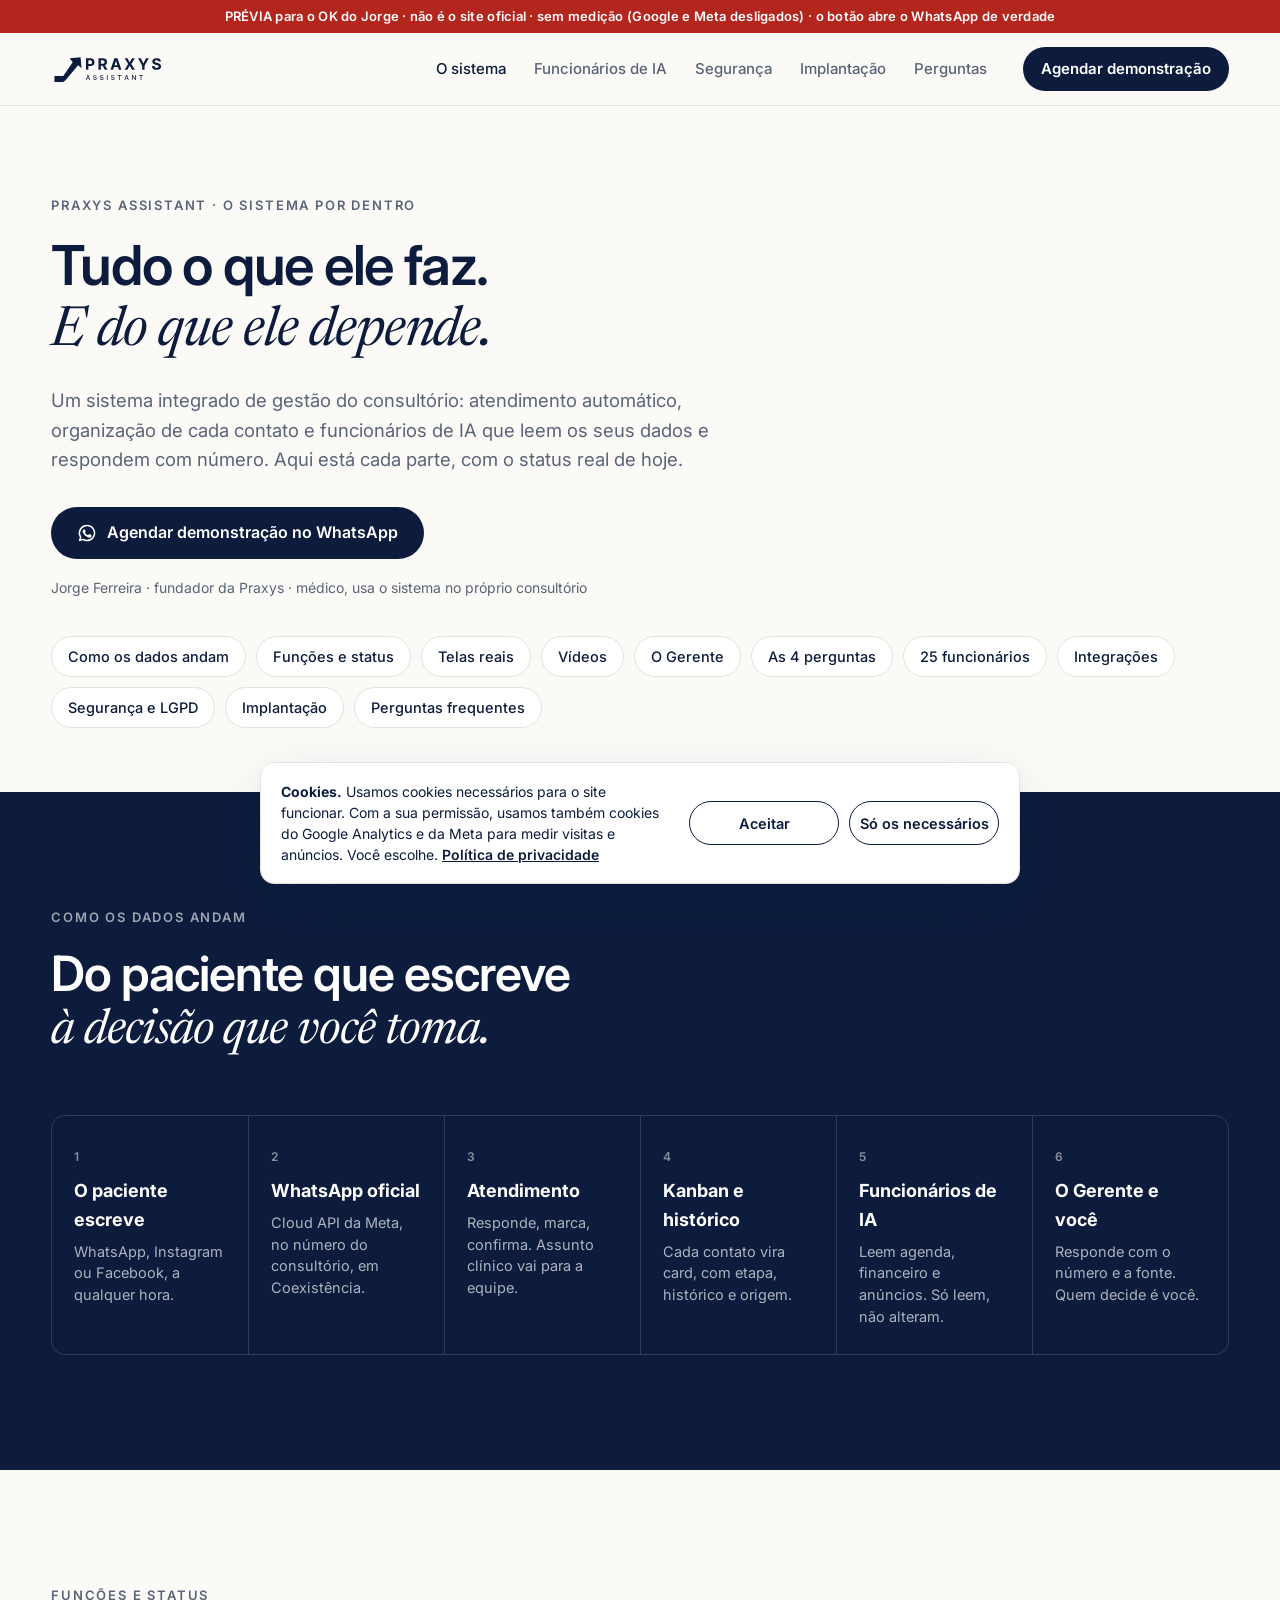
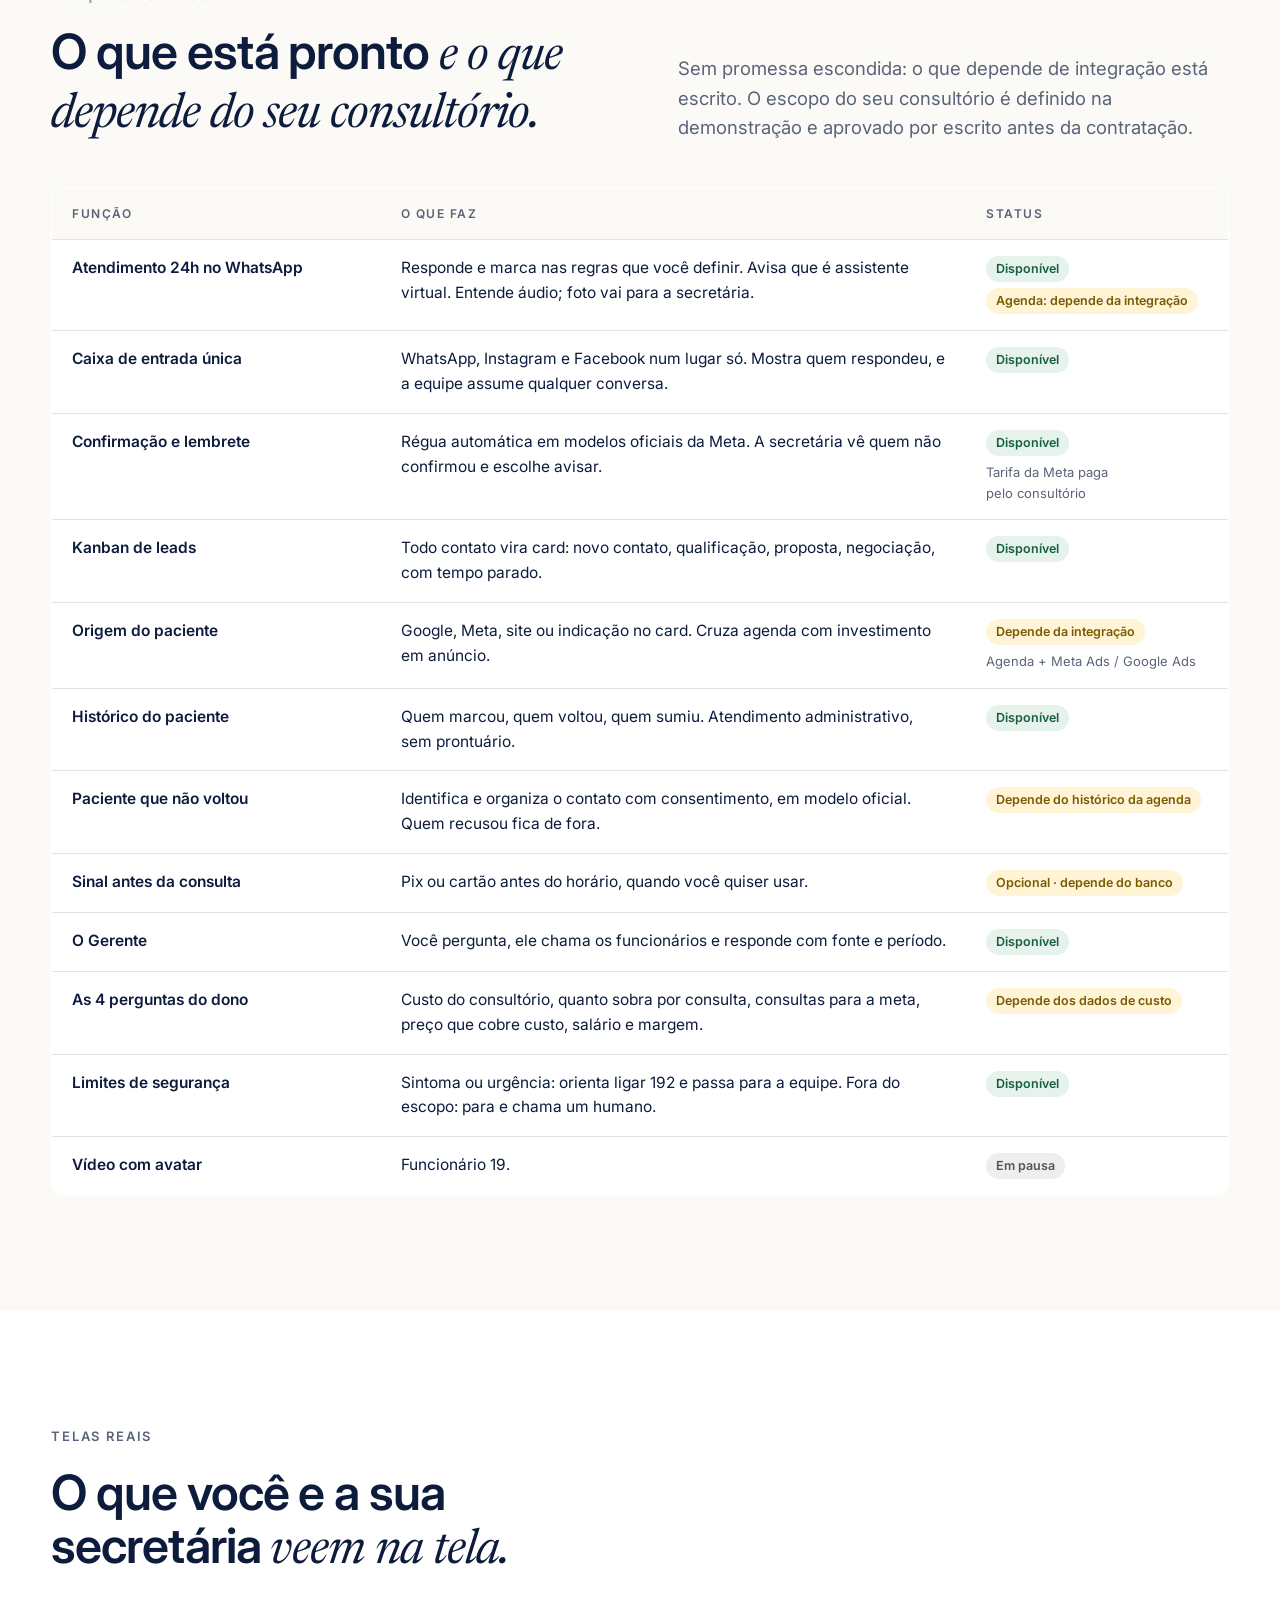
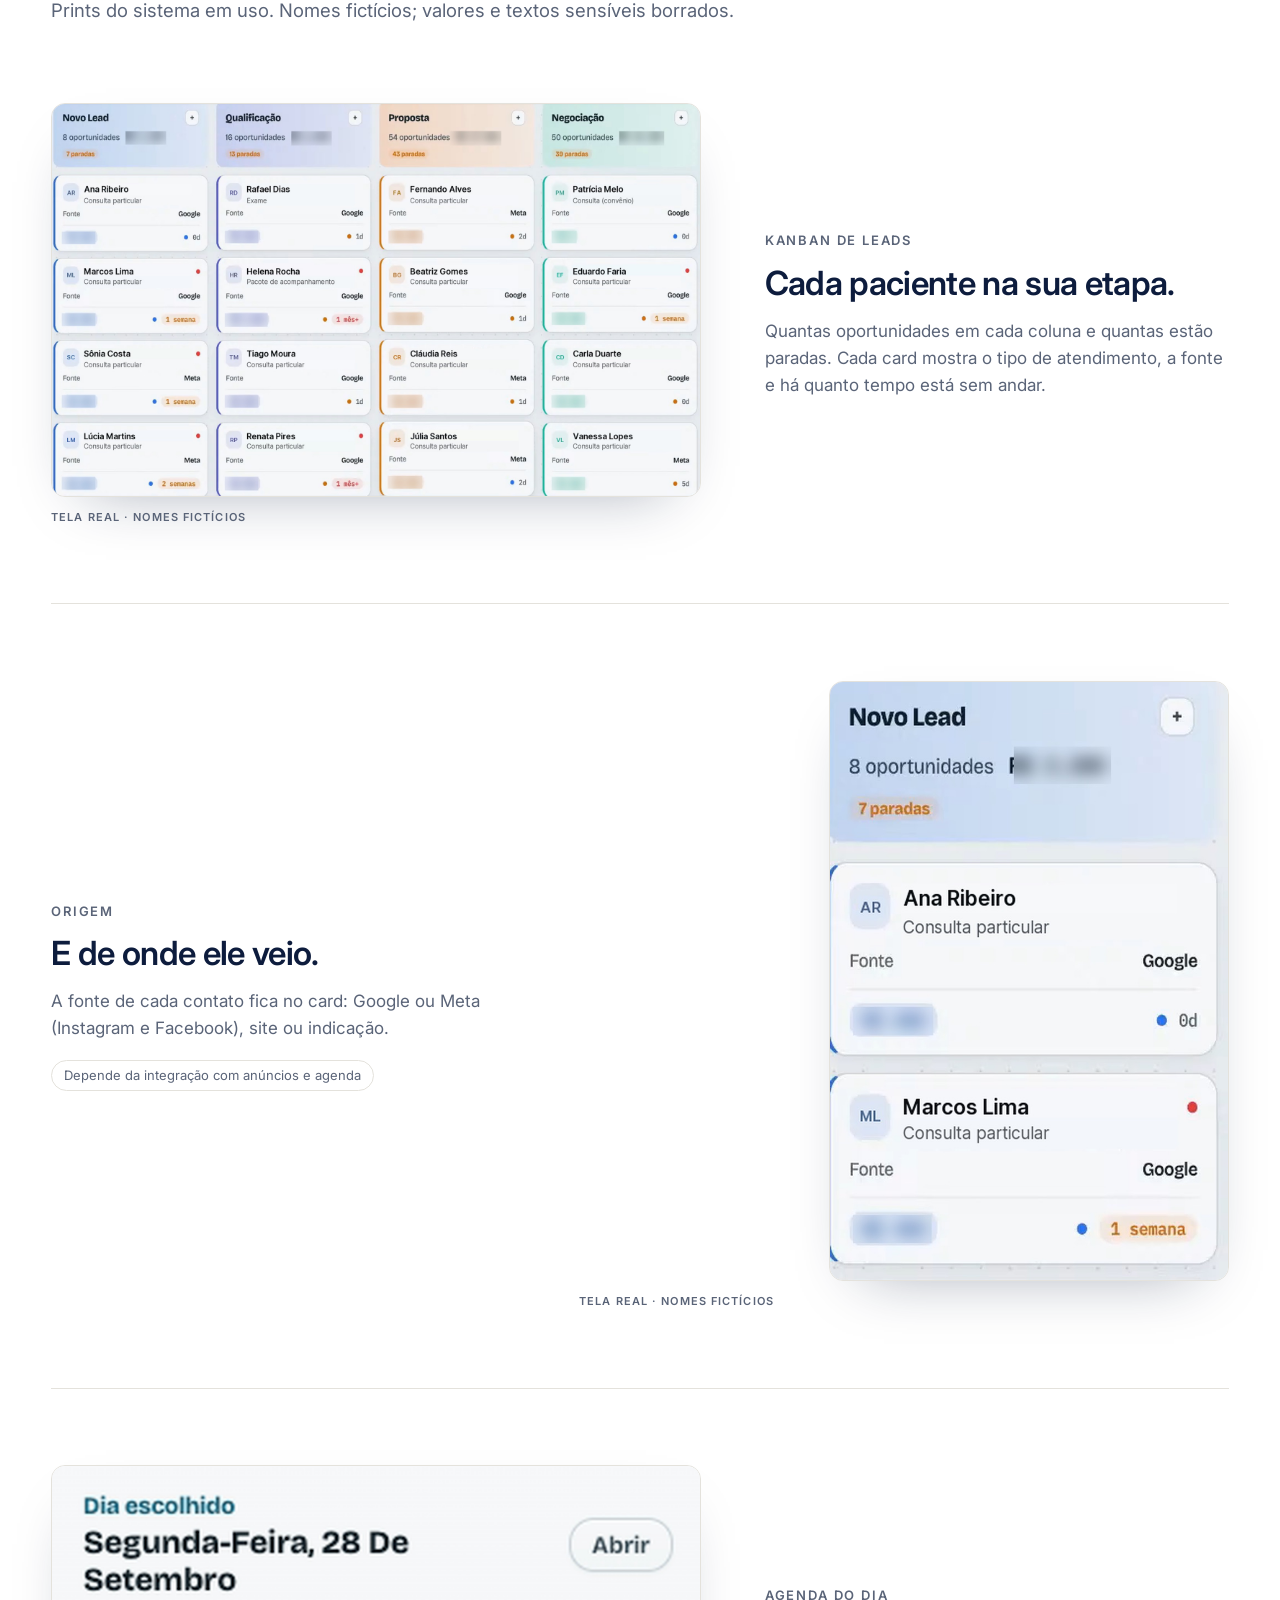
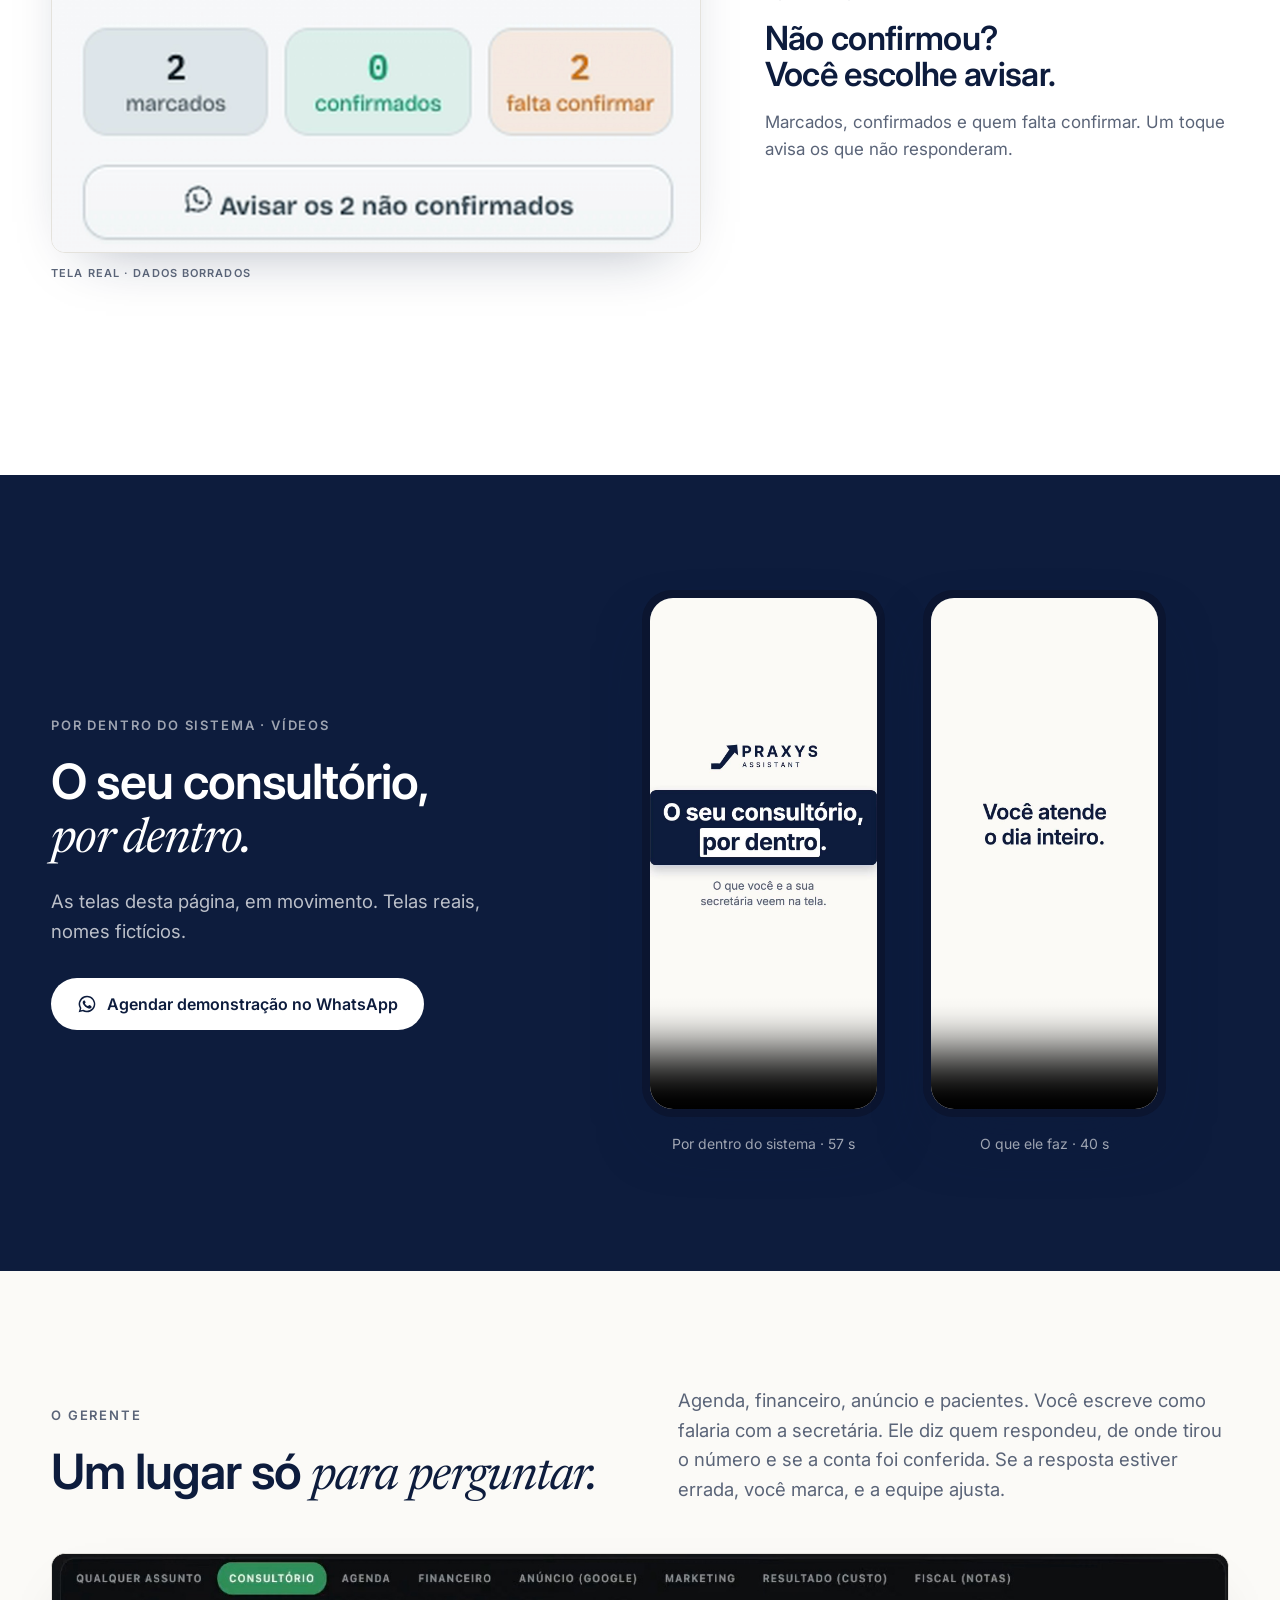
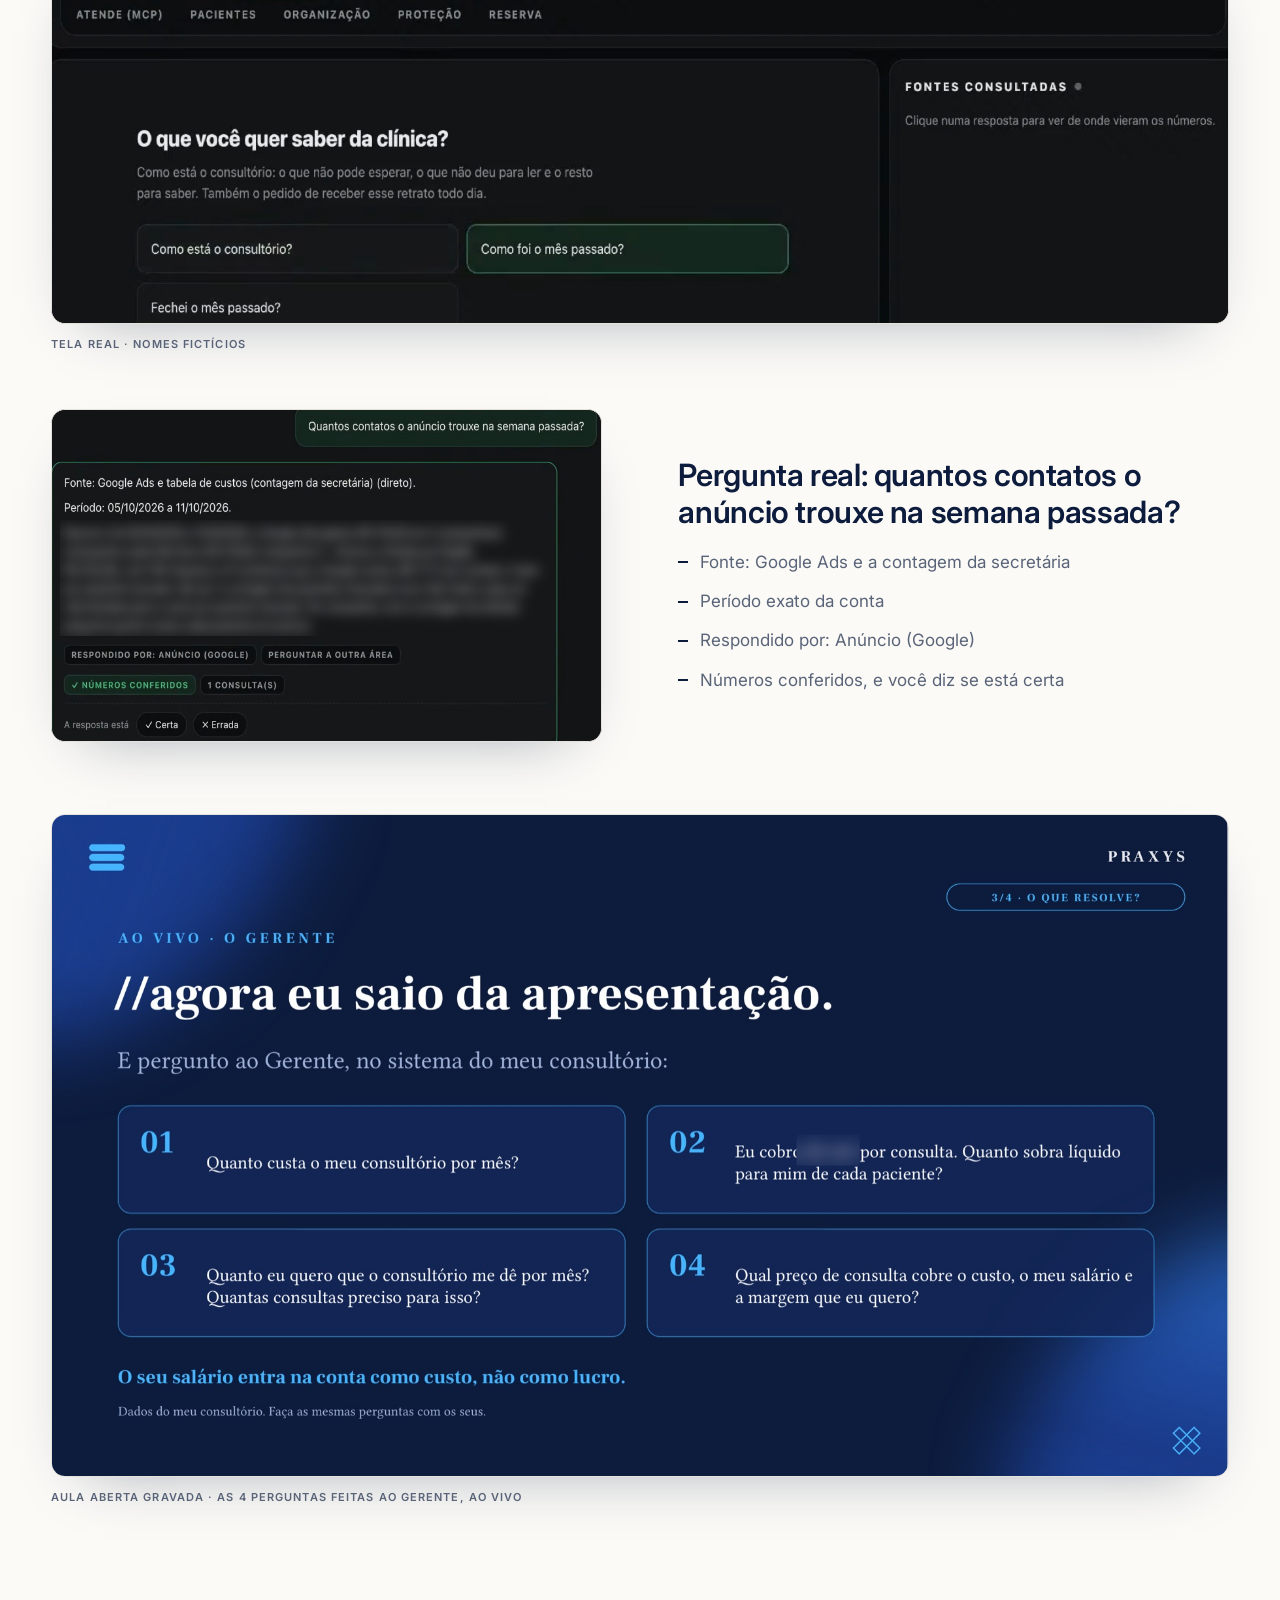
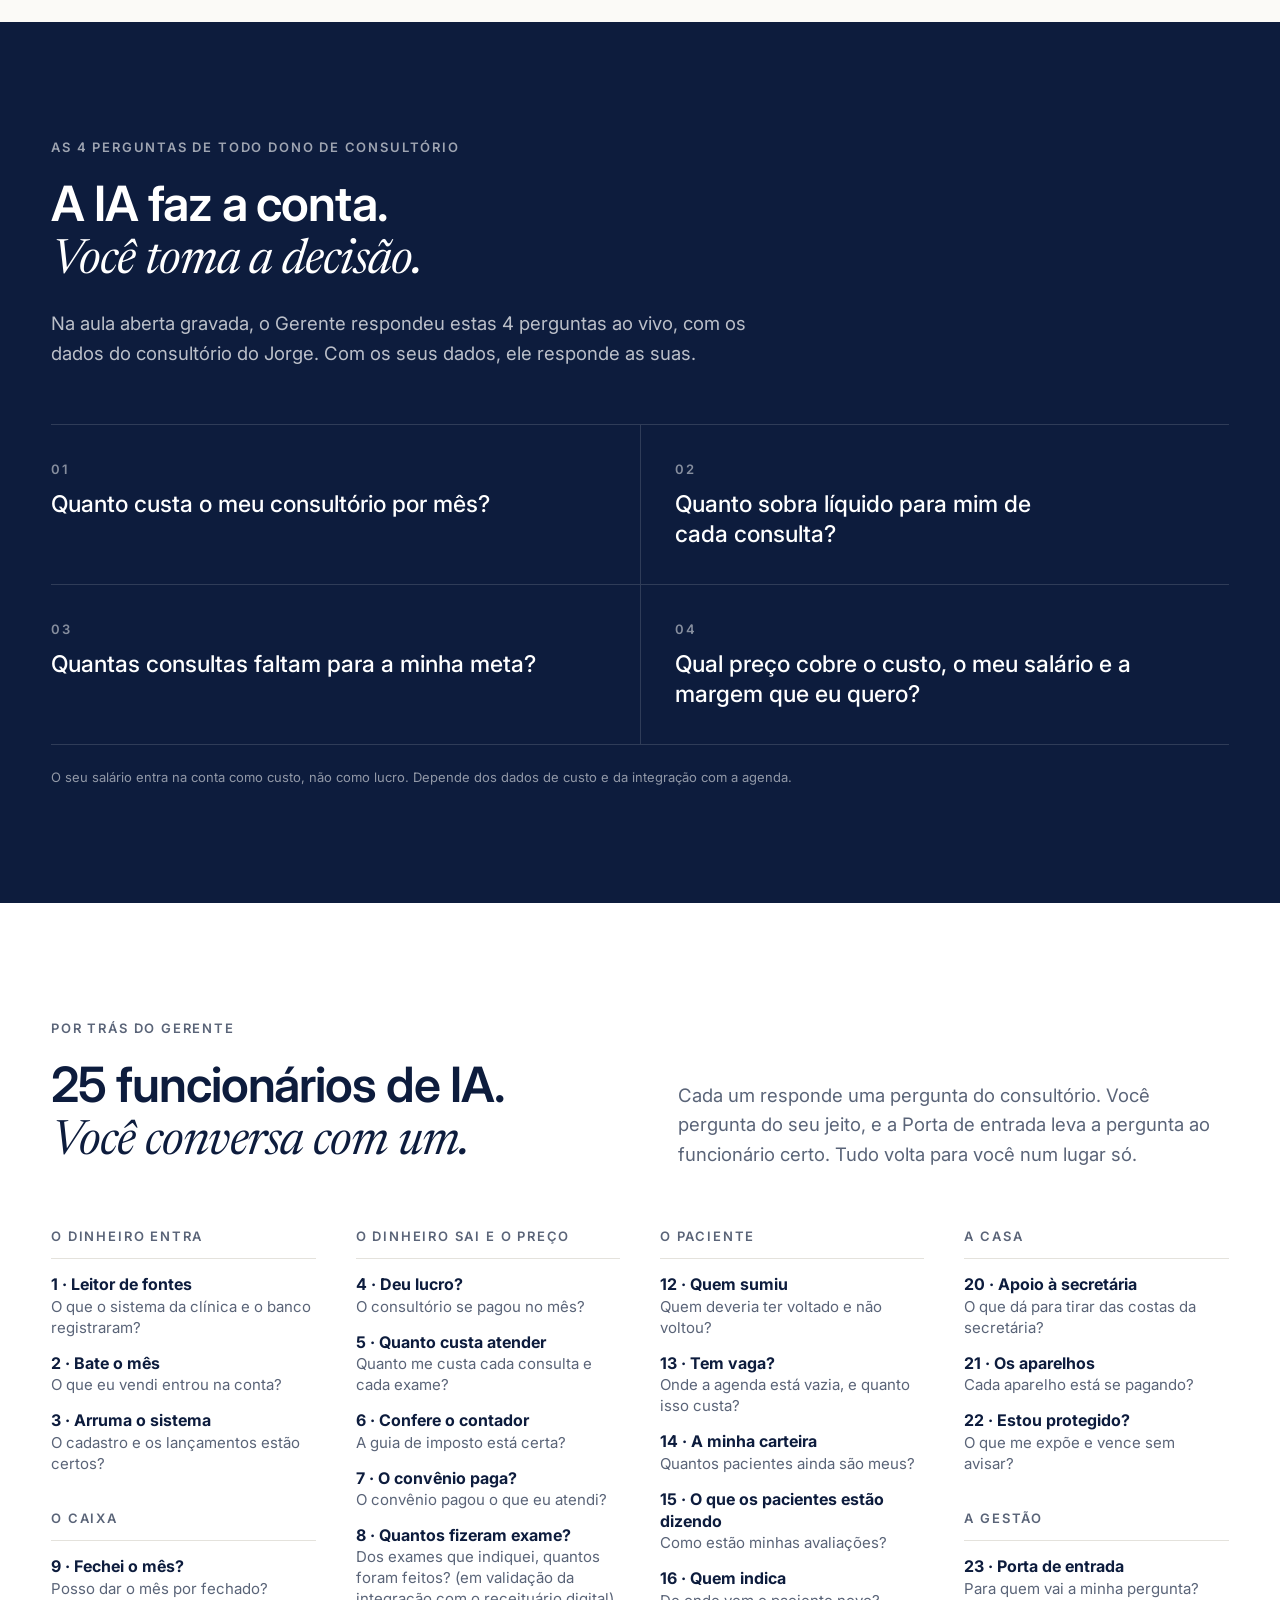
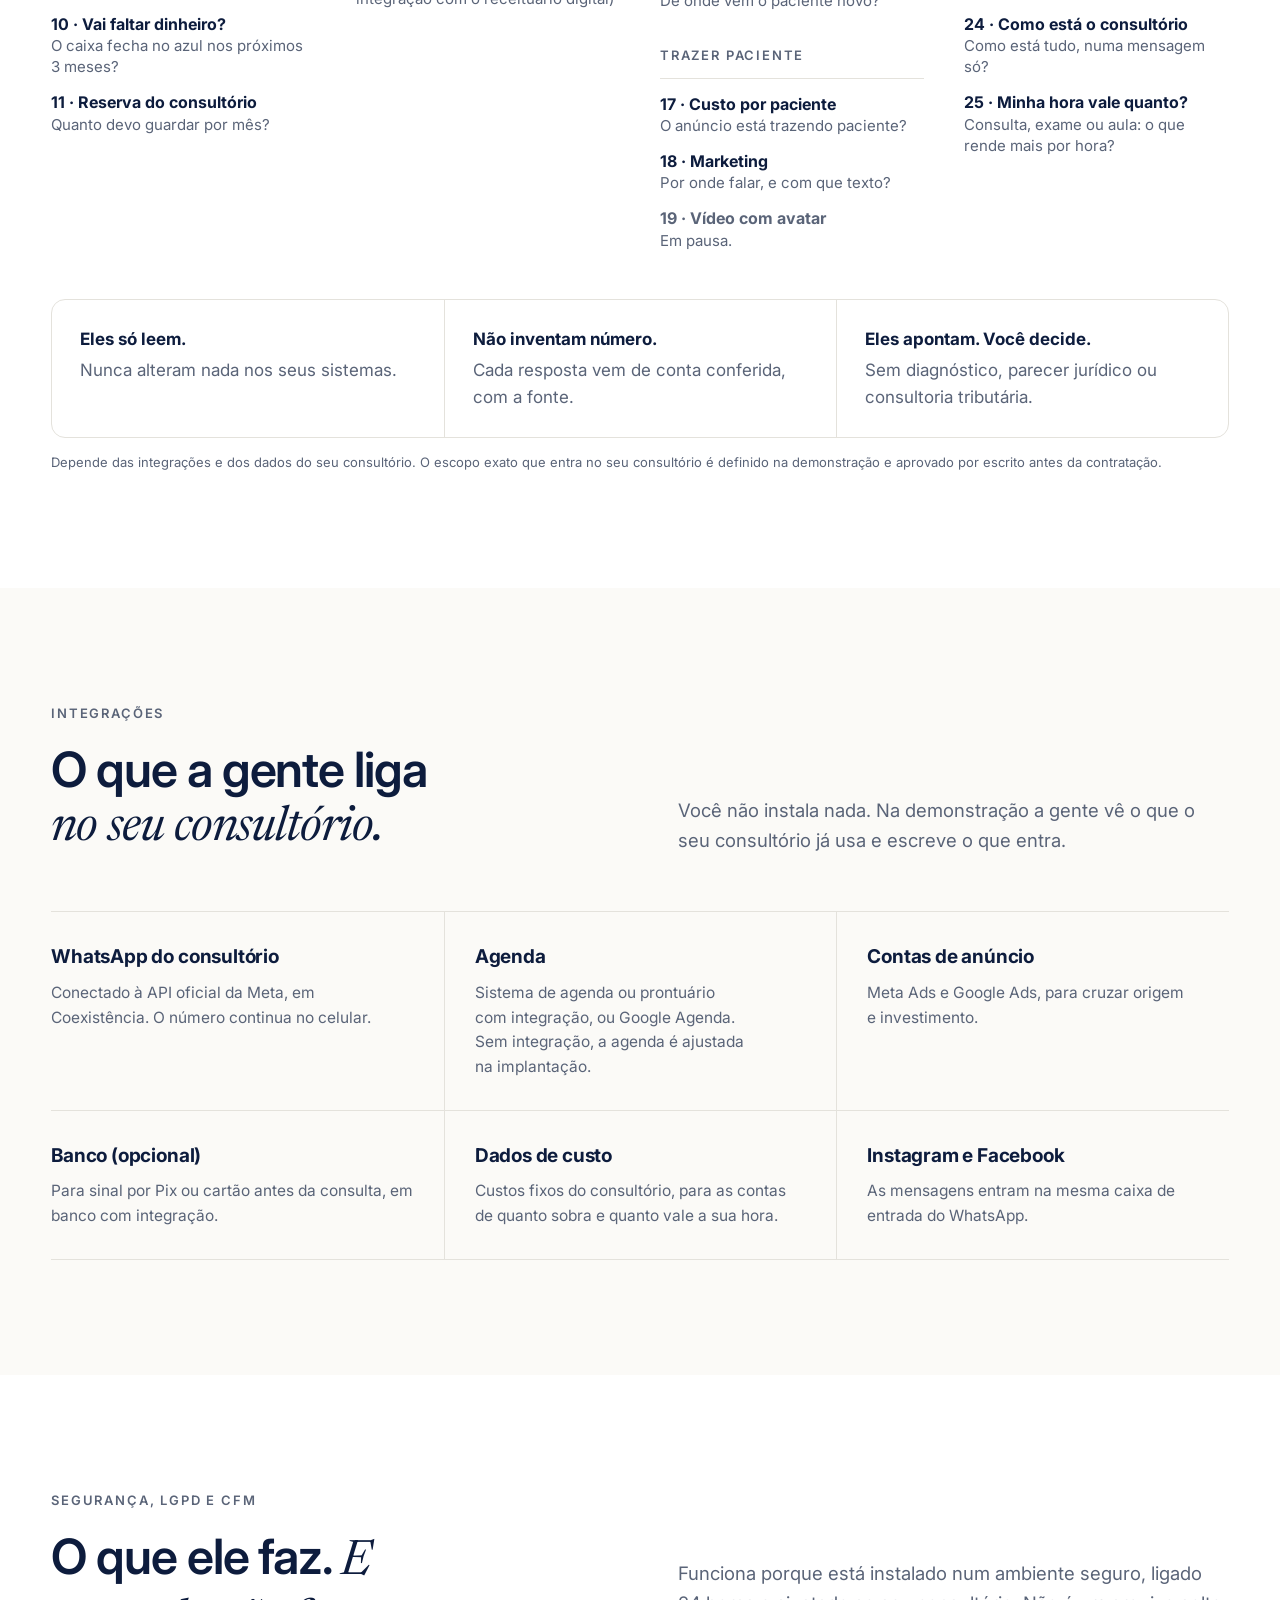
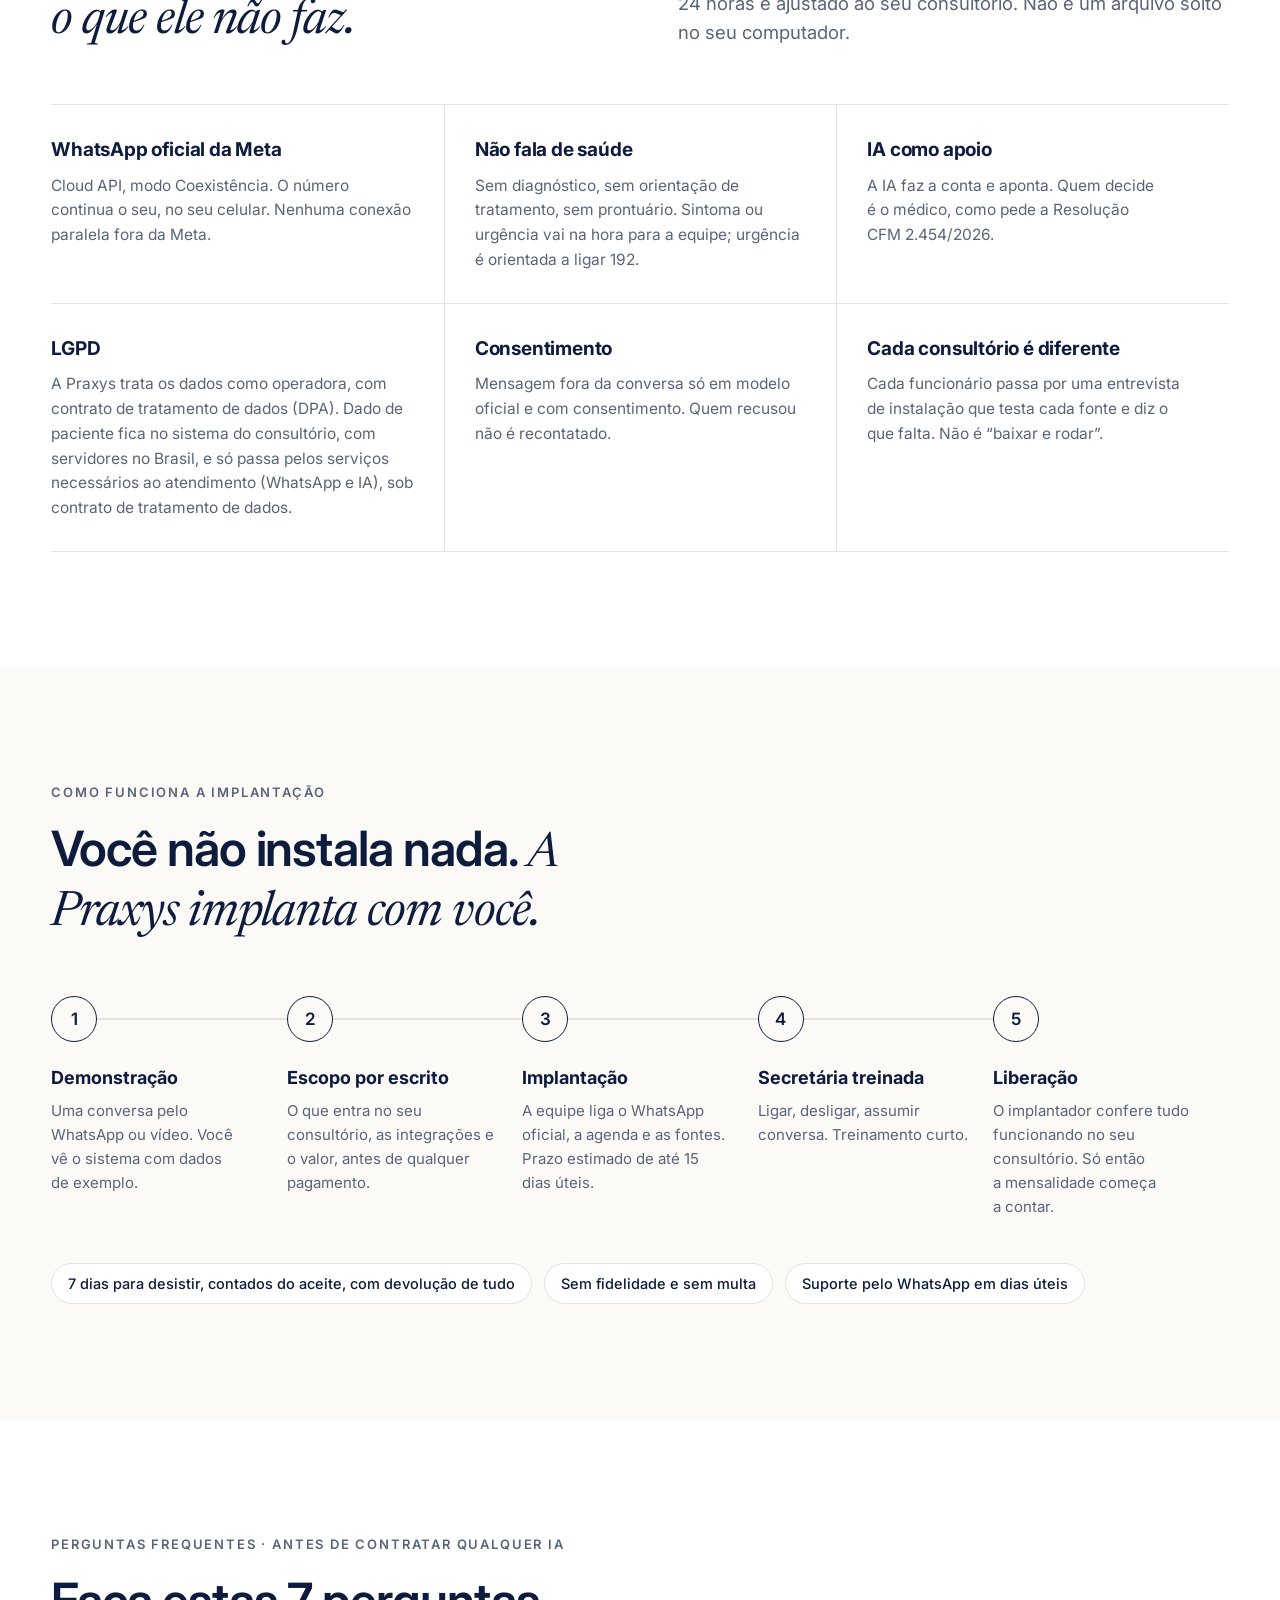
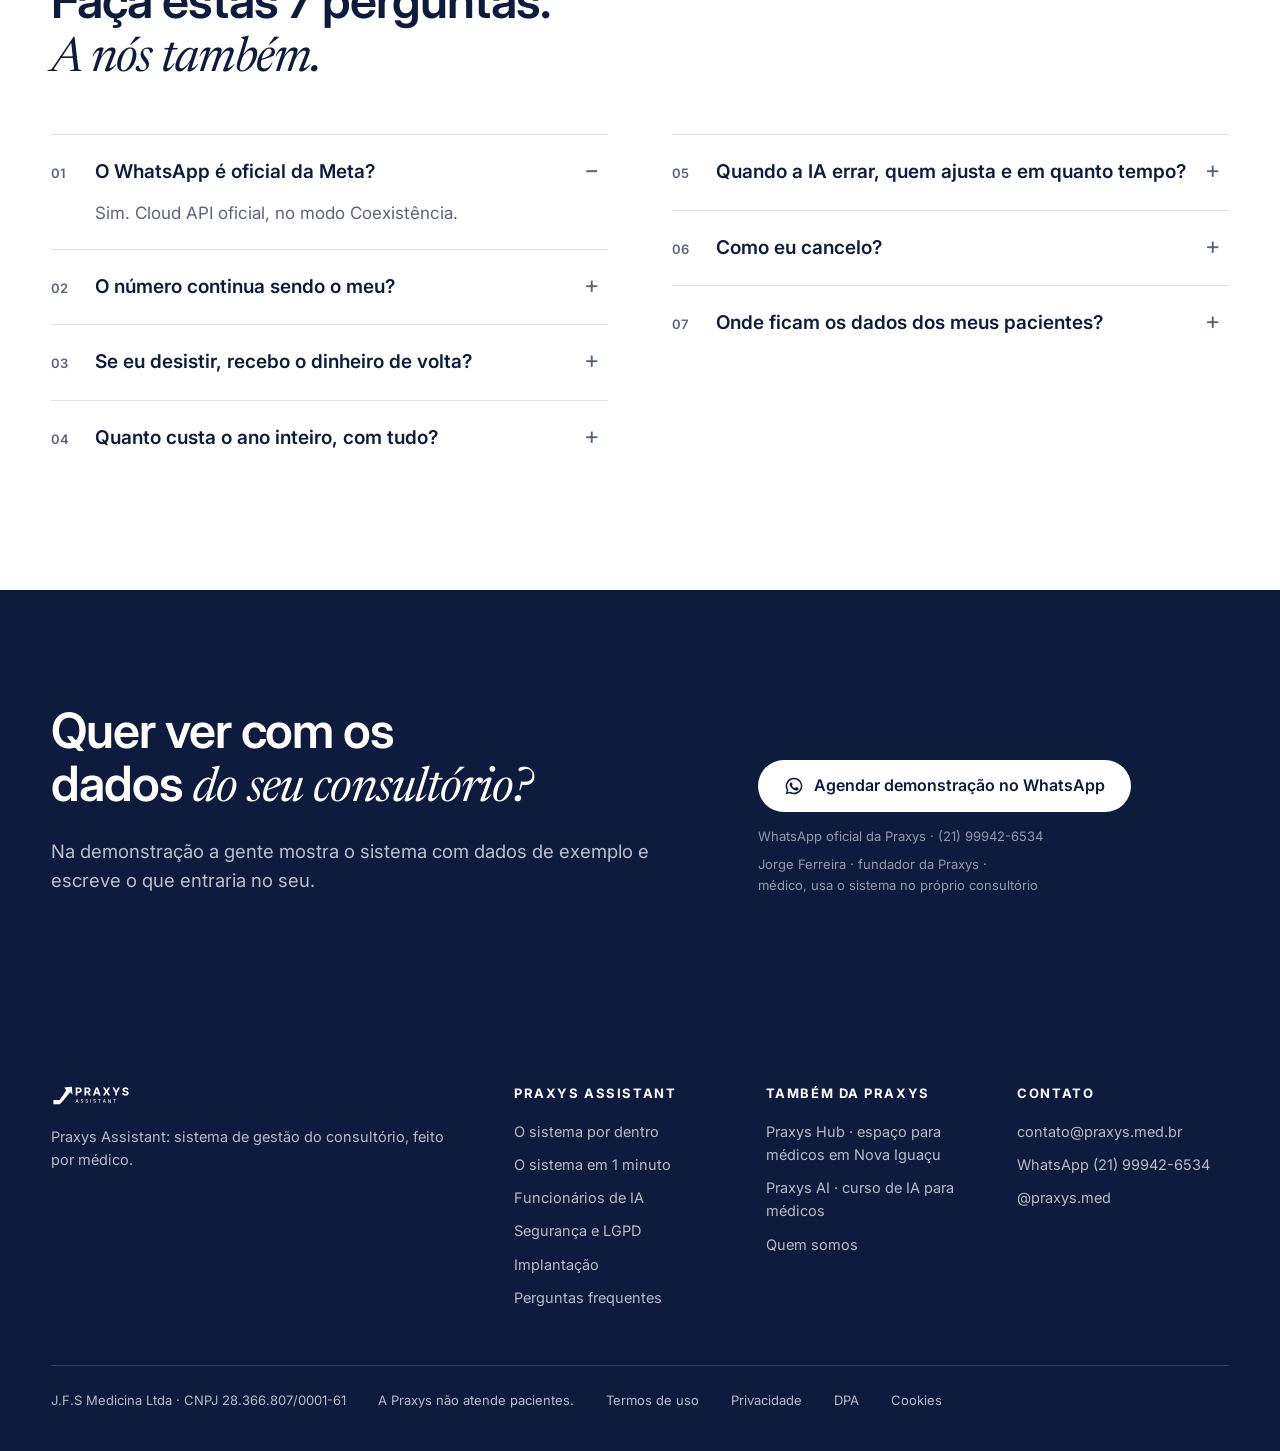
<file: assistant/index.html>
<!DOCTYPE html>
<html lang="pt-BR" data-root="../">
<head>
<meta charset="UTF-8">
<meta name="viewport" content="width=device-width,initial-scale=1">
<title>O sistema por dentro · Praxys Assistant</title>
<meta name="description" content="Como o Praxys Assistant funciona: WhatsApp oficial, Kanban de leads, origem do paciente, CRM para médicos, confirmação de consulta, O Gerente e 25 funcionários de IA. Com o status real de cada função.">
<meta name="robots" content="noindex,nofollow">
<link rel="canonical" href="https://www.praxys.med.br/assistant/">
<meta property="og:type" content="website">
<meta property="og:url" content="https://www.praxys.med.br/assistant/">
<meta property="og:title" content="O sistema por dentro · Praxys Assistant">
<meta property="og:description" content="Como o Praxys Assistant funciona: WhatsApp oficial, Kanban de leads, origem do paciente, CRM para médicos, confirmação de consulta, O Gerente e 25 funcionários de IA. Com o status real de cada função.">
<meta property="og:image" content="https://www.praxys.med.br/assets/og-assistant.jpg">
<meta property="og:locale" content="pt_BR">
<link rel="icon" href="../favicon.svg" type="image/svg+xml">
<link rel="apple-touch-icon" href="../apple-touch-icon.png">
<link rel="preconnect" href="https://fonts.googleapis.com"><link rel="preconnect" href="https://fonts.gstatic.com" crossorigin>
<link href="https://fonts.googleapis.com/css2?family=Inter:wght@400;500;600;700&family=Newsreader:ital,opsz,wght@1,6..72,400&display=swap" rel="stylesheet">
<link rel="stylesheet" href="../assets/site.css?v=2410">
<script src="../assets/site.js?v=2410" defer></script>
</head>
<body>
<div class="prev">PRÉVIA para o OK do Jorge · não é o site oficial · sem medição (Google e Meta desligados) · o botão abre o WhatsApp de verdade</div>
<header class="top" id="top">
  <div class="wrap">
    <a class="logo" href="../" aria-label="Praxys Assistant, início"><img src="../assets/logo.svg" alt="Praxys" width="160" height="34"></a>
    <nav aria-label="Principal">
      <a href="../assistant/" aria-current="page">O sistema</a>
      <a href="#funcionarios">Funcionários de IA</a>
      <a href="#seguranca">Segurança</a>
      <a href="#implantacao">Implantação</a>
      <a href="#perguntas">Perguntas</a>
    </nav>
    <a class="btn btn-sm wa" href="https://wa.me/5521999426534?text=Ol%C3%A1%21%20Vi%20o%20site%20e%20quero%20agendar%20uma%20demonstra%C3%A7%C3%A3o%20do%20Praxys%20Assistant.%20%28site%2Fsistema-topo%29" data-codigo="sistema-topo" data-track="demo_click" target="_blank" rel="noopener">Agendar demonstração</a>
    <button class="burger" aria-label="Abrir menu" aria-expanded="false"><span></span><span></span><span></span></button>
  </div>
</header>
<main>
<section class="page-hero">
  <div class="wrap">
    <p class="eyebrow">Praxys Assistant · o sistema por dentro</p>
    <h1 style="max-width:16ch">Tudo o que ele faz. <em class="s">E do que ele depende.</em></h1>
    <p class="lead" style="margin-top:24px">Um sistema integrado de gestão do consultório: atendimento automático, organização de cada contato e funcionários de IA que leem os seus dados e respondem com número. Aqui está cada parte, com o status real de hoje.</p>
    <p style="margin-top:32px"><a class="btn wa" href="https://wa.me/5521999426534?text=Ol%C3%A1%21%20Vi%20o%20site%20e%20quero%20agendar%20uma%20demonstra%C3%A7%C3%A3o%20do%20Praxys%20Assistant.%20%28site%2Fsistema%29" data-codigo="sistema" data-track="demo_click" target="_blank" rel="noopener"><svg viewBox="0 0 24 24" fill="currentColor" aria-hidden="true"><path d="M12 2a10 10 0 0 0-8.6 15.1L2 22l5-1.3A10 10 0 1 0 12 2Zm0 18.2c-1.5 0-3-.4-4.2-1.2l-.3-.2-3 .8.8-2.9-.2-.3A8.2 8.2 0 1 1 12 20.2Zm4.5-6.1c-.2-.1-1.5-.7-1.7-.8s-.4-.1-.6.1-.7.8-.8 1-.3.2-.5.1a6.7 6.7 0 0 1-3.3-2.9c-.2-.4.2-.4.7-1.3.1-.2 0-.3 0-.4l-.8-1.8c-.2-.5-.4-.4-.6-.4h-.5a1 1 0 0 0-.7.3 3 3 0 0 0-.9 2.2 5.2 5.2 0 0 0 1.1 2.7 11.8 11.8 0 0 0 4.5 4c1.7.7 2.3.8 3.2.6a2.7 2.7 0 0 0 1.8-1.3 2.2 2.2 0 0 0 .1-1.3c0-.1-.2-.2-.5-.3Z"/></svg>Agendar demonstração no WhatsApp</a></p>
    <p class="sig"><span class="nw">Jorge Ferreira · fundador da Praxys ·</span> <span class="nw">médico, usa o sistema no próprio consultório</span></p>
    <nav class="toc" aria-label="Nesta página">
      <a href="#fluxo">Como os dados andam</a><a href="#funcoes">Funções e status</a><a href="#telas">Telas reais</a><a href="#video">Vídeos</a><a href="#gerente">O Gerente</a><a href="#perguntas-do-dono">As 4 perguntas</a><a href="#funcionarios">25 funcionários</a><a href="#integracoes">Integrações</a><a href="#seguranca">Segurança e LGPD</a><a href="#implantacao">Implantação</a><a href="#perguntas">Perguntas frequentes</a>
    </nav>
  </div>
</section>

<section class="dark" id="fluxo">
  <div class="wrap">
    <p class="eyebrow">Como os dados andam</p>
    <h2 style="max-width:22ch">Do paciente que escreve <em class="s">à decisão que você toma.</em></h2>
    <div class="flow">
      <div><span>1</span><b>O paciente escreve</b><p>WhatsApp, Instagram ou Facebook, a qualquer hora.</p></div>
      <div><span>2</span><b>WhatsApp oficial</b><p>Cloud API da Meta, no número do consultório, em Coexistência.</p></div>
      <div><span>3</span><b>Atendimento</b><p>Responde, marca, confirma. Assunto clínico vai para a equipe.</p></div>
      <div><span>4</span><b>Kanban e histórico</b><p>Cada contato vira card, com etapa, histórico e origem.</p></div>
      <div><span>5</span><b>Funcionários de IA</b><p>Leem agenda, financeiro e anúncios. Só leem, não alteram.</p></div>
      <div><span>6</span><b>O Gerente e você</b><p>Responde com o número e a fonte. Quem decide é você.</p></div>
    </div>
  </div>
</section>

<section id="funcoes">
  <div class="wrap">
    <div class="split" style="align-items:end">
      <div><p class="eyebrow">Funções e status</p><h2>O que está pronto <em class="s">e o que depende do seu consultório.</em></h2></div>
      <p class="lead">Sem promessa escondida: o que depende de integração está escrito. O escopo do seu consultório é definido na demonstração e aprovado por escrito antes da contratação.</p>
    </div>
    <table class="tbl">
      <thead><tr><th>Função</th><th>O que faz</th><th>Status</th></tr></thead>
      <tbody>
        <tr><td>Atendimento 24h no WhatsApp</td><td>Responde e marca nas regras que você definir. Avisa que é assistente virtual. Entende áudio; foto vai para a secretária.</td><td><span class="st on">Disponível</span><br><span class="st cd" style="margin-top:6px">Agenda: depende da integração</span></td></tr>
        <tr><td>Caixa de entrada única</td><td>WhatsApp, Instagram e Facebook num lugar só. Mostra quem respondeu, e a equipe assume qualquer conversa.</td><td><span class="st on">Disponível</span></td></tr>
        <tr><td>Confirmação e lembrete</td><td>Régua automática em modelos oficiais da Meta. A secretária vê quem não confirmou e escolhe avisar.</td><td><span class="st on">Disponível</span><p class="note" style="margin-top:6px">Tarifa da Meta paga pelo consultório</p></td></tr>
        <tr><td>Kanban de leads</td><td>Todo contato vira card: novo contato, qualificação, proposta, negociação, com tempo parado.</td><td><span class="st on">Disponível</span></td></tr>
        <tr><td>Origem do paciente</td><td>Google, Meta, site ou indicação no card. Cruza agenda com investimento em anúncio.</td><td><span class="st cd">Depende da integração</span><p class="note" style="margin-top:6px">Agenda + Meta Ads / Google Ads</p></td></tr>
        <tr><td>Histórico do paciente</td><td>Quem marcou, quem voltou, quem sumiu. Atendimento administrativo, sem prontuário.</td><td><span class="st on">Disponível</span></td></tr>
        <tr><td>Paciente que não voltou</td><td>Identifica e organiza o contato com consentimento, em modelo oficial. Quem recusou fica de fora.</td><td><span class="st cd">Depende do histórico da agenda</span></td></tr>
        <tr><td>Sinal antes da consulta</td><td>Pix ou cartão antes do horário, quando você quiser usar.</td><td><span class="st cd">Opcional · depende do banco</span></td></tr>
        <tr><td>O Gerente</td><td>Você pergunta, ele chama os funcionários e responde com fonte e período.</td><td><span class="st on">Disponível</span></td></tr>
        <tr><td>As 4 perguntas do dono</td><td>Custo do consultório, quanto sobra por consulta, consultas para a meta, preço que cobre custo, salário e margem.</td><td><span class="st cd">Depende dos dados de custo</span></td></tr>
        <tr><td>Limites de segurança</td><td>Sintoma ou urgência: orienta ligar 192 e passa para a equipe. Fora do escopo: para e chama um humano.</td><td><span class="st on">Disponível</span></td></tr>
        <tr><td>Vídeo com avatar</td><td>Funcionário 19.</td><td><span class="st pa">Em pausa</span></td></tr>
      </tbody>
    </table>
  </div>
</section>

<section class="white" id="telas">
  <div class="wrap">
    <p class="eyebrow">Telas reais</p>
    <h2 style="max-width:20ch">O que você e a sua secretária <em class="s">veem na tela.</em></h2>
    <p class="lead" style="margin-top:18px">Prints do sistema em uso. Nomes fictícios; valores e textos sensíveis borrados.</p>
    <div class="feat rev">
      <div class="txt">
        <p class="n">KANBAN DE LEADS</p>
        <h3>Cada paciente na sua etapa.</h3>
        <p class="muted">Quantas oportunidades em cada coluna e quantas estão paradas. Cada card mostra o tipo de atendimento, a fonte e há quanto tempo está sem andar.</p>
        
      </div>
      <div><div class="shot"><img src="../assets/kanban1.jpg" alt="Kanban de leads com quatro colunas" loading="lazy" width="1800" height="1090"></div><p class="shot-cap">Tela real · nomes fictícios</p></div>
    </div>

    <div class="feat">
      <div class="txt">
        <p class="n">ORIGEM</p>
        <h3>E de onde ele veio.</h3>
        <p class="muted">A fonte de cada contato fica no card: Google ou Meta (Instagram e Facebook), site ou indicação.</p>
        <span class="cond">Depende da integração com anúncios e agenda</span>
      </div>
      <div><div class="shot tall"><img src="../assets/kanban3.jpg" alt="Coluna Novo Lead com a fonte de cada card" loading="lazy" width="720" height="1800"></div><p class="shot-cap">Tela real · nomes fictícios</p></div>
    </div>

    <div class="feat rev">
      <div class="txt">
        <p class="n">AGENDA DO DIA</p>
        <h3>Não confirmou? Você escolhe avisar.</h3>
        <p class="muted">Marcados, confirmados e quem falta confirmar. Um toque avisa os que não responderam.</p>
        
      </div>
      <div><div class="shot"><img src="../assets/agenda.jpg" alt="Painel do dia escolhido com 2 marcados, 0 confirmados e 2 para confirmar" loading="lazy" width="1800" height="1073"></div><p class="shot-cap">Tela real · dados borrados</p></div>
    </div>

  </div>
</section>

<section class="dark" id="video">
  <div class="wrap vids">
    <div>
      <p class="eyebrow">Por dentro do sistema · vídeos</p>
      <h2>O seu consultório, <em class="s">por dentro.</em></h2>
      <p class="lead" style="margin-top:20px">As telas desta página, em movimento. Telas reais, nomes fictícios.</p>
      <p style="margin-top:32px"><a class="btn wa" href="https://wa.me/5521999426534?text=Ol%C3%A1%21%20Vi%20o%20site%20e%20quero%20agendar%20uma%20demonstra%C3%A7%C3%A3o%20do%20Praxys%20Assistant.%20%28site%2Fsistema-video%29" data-codigo="sistema-video" data-track="demo_click" target="_blank" rel="noopener"><svg viewBox="0 0 24 24" fill="currentColor" aria-hidden="true"><path d="M12 2a10 10 0 0 0-8.6 15.1L2 22l5-1.3A10 10 0 1 0 12 2Zm0 18.2c-1.5 0-3-.4-4.2-1.2l-.3-.2-3 .8.8-2.9-.2-.3A8.2 8.2 0 1 1 12 20.2Zm4.5-6.1c-.2-.1-1.5-.7-1.7-.8s-.4-.1-.6.1-.7.8-.8 1-.3.2-.5.1a6.7 6.7 0 0 1-3.3-2.9c-.2-.4.2-.4.7-1.3.1-.2 0-.3 0-.4l-.8-1.8c-.2-.5-.4-.4-.6-.4h-.5a1 1 0 0 0-.7.3 3 3 0 0 0-.9 2.2 5.2 5.2 0 0 0 1.1 2.7 11.8 11.8 0 0 0 4.5 4c1.7.7 2.3.8 3.2.6a2.7 2.7 0 0 0 1.8-1.3 2.2 2.2 0 0 0 .1-1.3c0-.1-.2-.2-.5-.3Z"/></svg>Agendar demonstração no WhatsApp</a></p>
    </div>
    <div class="vpair">
      <figure><div class="phone"><video controls playsinline preload="none" poster="../sistema/PDS_pagina_poster.jpg"><source src="../sistema/PDS_pagina.mp4?v=2410" type="video/mp4"></video></div><figcaption>Por dentro do sistema · 57 s</figcaption></figure>
      <figure><div class="phone"><video controls playsinline preload="none" poster="../assets/capa_40s_site.jpg"><source src="../assets/video_40s_site.mp4?v=2410" type="video/mp4"></video></div><figcaption>O que ele faz · 40 s</figcaption></figure>
    </div>
  </div>
</section>


<section id="gerente">
  <div class="wrap">
    <div class="split" style="align-items:end">
      <div><p class="eyebrow">O Gerente</p><h2>Um lugar só <em class="s">para perguntar.</em></h2></div>
      <p class="lead">Agenda, financeiro, anúncio e pacientes. Você escreve como falaria com a secretária. Ele diz quem respondeu, de onde tirou o número e se a conta foi conferida. Se a resposta estiver errada, você marca, e a equipe ajusta.</p>
    </div>
    <div class="shot dark-shot" style="margin-top:48px"><img src="../assets/gerente1.jpg" alt="O Gerente com as abas Agenda, Financeiro, Anúncio (Google) e Pacientes" loading="lazy" width="1800" height="565"></div>
    <p class="shot-cap">Tela real · nomes fictícios</p>
    <div class="split" style="margin-top:56px;align-items:center">
      <div class="shot dark-shot"><img src="../assets/gerente2.jpg" alt="Resposta do Gerente com fonte, período, números conferidos e botões Certa ou Errada" loading="lazy" width="1800" height="1086"></div>
      <div>
        <h3 style="font-size:clamp(26px,2.4vw,36px);margin-bottom:18px">Pergunta real: quantos contatos o anúncio trouxe na semana passada?</h3>
        <ul class="plain"><li>Fonte: Google Ads e a contagem da secretária</li><li>Período exato da conta</li><li>Respondido por: Anúncio (Google)</li><li>Números conferidos, e você diz se está certa</li></ul>
      </div>
    </div>
    <div style="margin-top:72px">
      <div class="shot"><img src="../assets/slide28.jpg" alt="Slide da aula aberta gravada com as 4 perguntas feitas ao Gerente ao vivo" loading="lazy" width="1800" height="1012"></div>
      <p class="shot-cap">Aula aberta gravada · as 4 perguntas feitas ao Gerente, ao vivo</p>
    </div>
  </div>
</section>

<section class="dark" id="perguntas-do-dono">
  <div class="wrap">
    <p class="eyebrow">As 4 perguntas de todo dono de consultório</p>
    <h2 style="max-width:20ch">A IA faz a conta. <em class="s">Você toma a decisão.</em></h2>
    <p class="lead" style="margin-top:20px">Na aula aberta gravada, o Gerente respondeu estas 4 perguntas ao vivo, com os dados do consultório do Jorge. Com os seus dados, ele responde as suas.</p>
    <div class="q4">
      <div><span>01</span><p>Quanto custa o meu consultório por mês?</p></div>
      <div><span>02</span><p>Quanto sobra líquido para mim de cada consulta?</p></div>
      <div><span>03</span><p>Quantas consultas faltam para a minha meta?</p></div>
      <div><span>04</span><p>Qual preço cobre o custo, o meu salário e a margem que eu quero?</p></div>
    </div>
    <p class="note" style="margin-top:22px">O seu salário entra na conta como custo, não como lucro. Depende dos dados de custo e da integração com a agenda.</p>
  </div>
</section>

<section id="funcionarios" class="white">
  <div class="wrap">
    <div class="split" style="align-items:end">
      <div>
        <p class="eyebrow">Por trás do Gerente</p>
        <h2>25 funcionários de IA. <em class="s">Você conversa com um.</em></h2>
      </div>
      <p class="lead">Cada um responde uma pergunta do consultório. Você pergunta do seu jeito, e a Porta de entrada leva a pergunta ao funcionário certo. Tudo volta para você num lugar só.</p>
    </div>
    <div class="idx">
      <div><h4>O dinheiro entra</h4><ol>
        <li><b>1 · Leitor de fontes</b><em>O que o sistema da clínica e o banco registraram?</em></li>
        <li><b>2 · Bate o mês</b><em>O que eu vendi entrou na conta?</em></li>
        <li><b>3 · Arruma o sistema</b><em>O cadastro e os lançamentos estão certos?</em></li></ol>
        <h4 style="margin-top:34px">O caixa</h4><ol>
        <li><b>9 · Fechei o mês?</b><em>Posso dar o mês por fechado?</em></li>
        <li><b>10 · Vai faltar dinheiro?</b><em>O caixa fecha no azul nos próximos 3 meses?</em></li>
        <li><b>11 · Reserva do consultório</b><em>Quanto devo guardar por mês?</em></li></ol></div>
      <div><h4>O dinheiro sai e o preço</h4><ol>
        <li><b>4 · Deu lucro?</b><em>O consultório se pagou no mês?</em></li>
        <li><b>5 · Quanto custa atender</b><em>Quanto me custa cada consulta e cada exame?</em></li>
        <li><b>6 · Confere o contador</b><em>A guia de imposto está certa?</em></li>
        <li><b>7 · O convênio paga?</b><em>O convênio pagou o que eu atendi?</em></li>
        <li><b>8 · Quantos fizeram exame?</b><em>Dos exames que indiquei, quantos foram feitos? (em validação da integração com o receituário digital)</em></li></ol></div>
      <div><h4>O paciente</h4><ol>
        <li><b>12 · Quem sumiu</b><em>Quem deveria ter voltado e não voltou?</em></li>
        <li><b>13 · Tem vaga?</b><em>Onde a agenda está vazia, e quanto isso custa?</em></li>
        <li><b>14 · A minha carteira</b><em>Quantos pacientes ainda são meus?</em></li>
        <li><b>15 · O que os pacientes estão dizendo</b><em>Como estão minhas avaliações?</em></li>
        <li><b>16 · Quem indica</b><em>De onde vem o paciente novo?</em></li></ol>
        <h4 style="margin-top:34px">Trazer paciente</h4><ol>
        <li><b>17 · Custo por paciente</b><em>O anúncio está trazendo paciente?</em></li>
        <li><b>18 · Marketing</b><em>Por onde falar, e com que texto?</em></li>
        <li class="off"><b>19 · Vídeo com avatar</b><em>Em pausa.</em></li></ol></div>
      <div><h4>A casa</h4><ol>
        <li><b>20 · Apoio à secretária</b><em>O que dá para tirar das costas da secretária?</em></li>
        <li><b>21 · Os aparelhos</b><em>Cada aparelho está se pagando?</em></li>
        <li><b>22 · Estou protegido?</b><em>O que me expõe e vence sem avisar?</em></li></ol>
        <h4 style="margin-top:34px">A gestão</h4><ol>
        <li><b>23 · Porta de entrada</b><em>Para quem vai a minha pergunta?</em></li>
        <li><b>24 · Como está o consultório</b><em>Como está tudo, numa mensagem só?</em></li>
        <li><b>25 · Minha hora vale quanto?</b><em>Consulta, exame ou aula: o que rende mais por hora?</em></li></ol></div>
    </div>
    <div class="howto">
      <div><b>Eles só leem.</b><span class="muted">Nunca alteram nada nos seus sistemas.</span></div>
      <div><b>Não inventam número.</b><span class="muted">Cada resposta vem de conta conferida, com a fonte.</span></div>
      <div><b>Eles apontam. Você decide.</b><span class="muted">Sem diagnóstico, parecer jurídico ou consultoria tributária.</span></div>
    </div>
    <p class="note">Depende das integrações e dos dados do seu consultório. O escopo exato que entra no seu consultório é definido na demonstração e aprovado por escrito antes da contratação.</p>
  </div>
</section>

<section id="integracoes">
  <div class="wrap">
    <div class="split" style="align-items:end">
      <div><p class="eyebrow">Integrações</p><h2>O que a gente liga <em class="s">no seu consultório.</em></h2></div>
      <p class="lead">Você não instala nada. Na demonstração a gente vê o que o seu consultório já usa e escreve o que entra.</p>
    </div>
    <div class="rules">
      <div><b>WhatsApp do consultório</b><p>Conectado à API oficial da Meta, em Coexistência. O número continua no celular.</p></div>
      <div><b>Agenda</b><p>Sistema de agenda ou prontuário com integração, ou Google Agenda. Sem integração, a agenda é ajustada na implantação.</p></div>
      <div><b>Contas de anúncio</b><p>Meta Ads e Google Ads, para cruzar origem e investimento.</p></div>
      <div><b>Banco (opcional)</b><p>Para sinal por Pix ou cartão antes da consulta, em banco com integração.</p></div>
      <div><b>Dados de custo</b><p>Custos fixos do consultório, para as contas de quanto sobra e quanto vale a sua hora.</p></div>
      <div><b>Instagram e Facebook</b><p>As mensagens entram na mesma caixa de entrada do WhatsApp.</p></div>
    </div>
  </div>
</section>
<section id="seguranca" class="white">
  <div class="wrap">
    <div class="split" style="align-items:end">
      <div><p class="eyebrow">Segurança, LGPD e CFM</p><h2>O que ele faz. <em class="s">E o que ele não faz.</em></h2></div>
      <p class="lead">Funciona porque está instalado num ambiente seguro, ligado 24 horas e ajustado ao seu consultório. Não é um arquivo solto no seu computador.</p>
    </div>
    <div class="rules">
      <div><b>WhatsApp oficial da Meta</b><p>Cloud API, modo Coexistência. O número continua o seu, no seu celular. Nenhuma conexão paralela fora da Meta.</p></div>
      <div><b>Não fala de saúde</b><p>Sem diagnóstico, sem orientação de tratamento, sem prontuário. Sintoma ou urgência vai na hora para a equipe; urgência é orientada a ligar 192.</p></div>
      <div><b>IA como apoio</b><p>A IA faz a conta e aponta. Quem decide é o médico, como pede a Resolução CFM 2.454/2026.</p></div>
      <div><b>LGPD</b><p>A Praxys trata os dados como operadora, com contrato de tratamento de dados (DPA). Dado de paciente fica no sistema do consultório, com servidores no Brasil, e só passa pelos serviços necessários ao atendimento (WhatsApp e IA), sob contrato de tratamento de dados.</p></div>
      <div><b>Consentimento</b><p>Mensagem fora da conversa só em modelo oficial e com consentimento. Quem recusou não é recontatado.</p></div>
      <div><b>Cada consultório é diferente</b><p>Cada funcionário passa por uma entrevista de instalação que testa cada fonte e diz o que falta. Não é “baixar e rodar”.</p></div>
    </div>
  </div>
</section>

<section id="implantacao" class="">
  <div class="wrap">
    <p class="eyebrow">Como funciona a implantação</p>
    <h2 style="max-width:20ch">Você não instala nada. <em class="s">A Praxys implanta com você.</em></h2>
    <ol class="steps">
      <li><b>Demonstração</b><p>Uma conversa pelo WhatsApp ou vídeo. Você vê o sistema com dados de exemplo.</p></li>
      <li><b>Escopo por escrito</b><p>O que entra no seu consultório, as integrações e o valor, antes de qualquer pagamento.</p></li>
      <li><b>Implantação</b><p>A equipe liga o WhatsApp oficial, a agenda e as fontes. Prazo estimado de até 15 dias úteis.</p></li>
      <li><b>Secretária treinada</b><p>Ligar, desligar, assumir conversa. Treinamento curto.</p></li>
      <li><b>Liberação</b><p>O implantador confere tudo funcionando no seu consultório. Só então a mensalidade começa a contar.</p></li>
    </ol>
    <div class="facts"><span>7 dias para desistir, contados do aceite, com devolução de tudo</span><span>Sem fidelidade e sem multa</span><span>Suporte pelo WhatsApp em dias úteis</span></div>
  </div>
</section>

<section id="perguntas" class="white">
  <div class="wrap">
    <p class="eyebrow">Perguntas frequentes · antes de contratar qualquer IA</p>
    <h2 style="max-width:22ch">Faça estas 7 perguntas. <em class="s">A nós também.</em></h2>
    <div class="q7">
      <div>
        <details open><summary><span>01</span>O WhatsApp é oficial da Meta?</summary><p>Sim. Cloud API oficial, no modo Coexistência.</p></details>
        <details><summary><span>02</span>O número continua sendo o meu?</summary><p>Sim. O número é do consultório e continua no seu celular.</p></details>
        <details><summary><span>03</span>Se eu desistir, recebo o dinheiro de volta?</summary><p>Sim. Em até 7 dias corridos do aceite do contrato, devolução integral de tudo o que foi pago. Depois desse prazo, a implantação remunera o trabalho técnico já feito, e a assinatura pode ser cancelada a qualquer momento, sem multa, valendo no fim do ciclo.</p></details>
        <details><summary><span>04</span>Quanto custa o ano inteiro, com tudo?</summary><p>Depende da implantação do seu consultório. Você recebe o valor por escrito na demonstração, antes de qualquer pagamento, incluindo a tarifa da Meta, que é do consultório.</p></details>
      </div>
      <div>
        <details><summary><span>05</span>Quando a IA errar, quem ajusta e em quanto tempo?</summary><p>A equipe da Praxys, pelo suporte no WhatsApp. Enquanto isso, a secretária desliga o automático e assume a conversa.</p></details>
        <details><summary><span>06</span>Como eu cancelo?</summary><p>Pelo WhatsApp ou e-mail, sem multa e sem fidelidade. O cancelamento vale no fim do ciclo mensal.</p></details>
        <details><summary><span>07</span>Onde ficam os dados dos meus pacientes?</summary><p>O prontuário continua no sistema que você já usa. A Praxys trata só o necessário, como operadora, com contrato de tratamento de dados (DPA).</p></details>
      </div>
    </div>
  </div>
</section>

<section class="dark final">
  <div class="wrap">
    <div>
      <h2>Quer ver com os dados <em class="s">do seu consultório?</em></h2>
      <p class="lead" style="margin-top:20px">Na demonstração a gente mostra o sistema com dados de exemplo e escreve o que entraria no seu.</p>
    </div>
    <div><a class="btn wa" href="https://wa.me/5521999426534?text=Ol%C3%A1%21%20Vi%20o%20site%20e%20quero%20agendar%20uma%20demonstra%C3%A7%C3%A3o%20do%20Praxys%20Assistant.%20%28site%2Fsistema-final%29" data-codigo="sistema-final" data-track="demo_click" target="_blank" rel="noopener"><svg viewBox="0 0 24 24" fill="currentColor" aria-hidden="true"><path d="M12 2a10 10 0 0 0-8.6 15.1L2 22l5-1.3A10 10 0 1 0 12 2Zm0 18.2c-1.5 0-3-.4-4.2-1.2l-.3-.2-3 .8.8-2.9-.2-.3A8.2 8.2 0 1 1 12 20.2Zm4.5-6.1c-.2-.1-1.5-.7-1.7-.8s-.4-.1-.6.1-.7.8-.8 1-.3.2-.5.1a6.7 6.7 0 0 1-3.3-2.9c-.2-.4.2-.4.7-1.3.1-.2 0-.3 0-.4l-.8-1.8c-.2-.5-.4-.4-.6-.4h-.5a1 1 0 0 0-.7.3 3 3 0 0 0-.9 2.2 5.2 5.2 0 0 0 1.1 2.7 11.8 11.8 0 0 0 4.5 4c1.7.7 2.3.8 3.2.6a2.7 2.7 0 0 0 1.8-1.3 2.2 2.2 0 0 0 .1-1.3c0-.1-.2-.2-.5-.3Z"/></svg>Agendar demonstração no WhatsApp</a><p class="note">WhatsApp oficial da Praxys · (21) 99942-6534</p><p class="note sig-final"><span class="nw">Jorge Ferreira · fundador da Praxys ·</span> <span class="nw">médico, usa o sistema no próprio consultório</span></p></div>
  </div>
</section>

</main>
<footer>
  <div class="wrap">
    <div class="cols">
      <div><a class="logo" href="../"><img src="../assets/logo-branco.svg" alt="Praxys" width="113" height="24"></a><p>Praxys Assistant: sistema de gestão do consultório, feito por médico.</p></div>
      <div><h5>Praxys Assistant</h5><ul><li><a href="../assistant/">O sistema por dentro</a></li><li><a href="../sistema/">O sistema em 1 minuto</a></li><li><a href="../#funcionarios">Funcionários de IA</a></li><li><a href="../#seguranca">Segurança e LGPD</a></li><li><a href="../#implantacao">Implantação</a></li><li><a href="../#perguntas">Perguntas frequentes</a></li></ul></div>
      <div><h5>Também da Praxys</h5><ul><li><a href="https://www.praxys.med.br/med.html">Praxys Hub · espaço para médicos em Nova Iguaçu</a></li><li><a href="../ai/">Praxys AI · curso de IA para médicos</a></li><li><a href="../#quem-faz">Quem somos</a></li></ul></div>
      <div><h5>Contato</h5><ul><li><a href="mailto:contato@praxys.med.br">contato@praxys.med.br</a></li><li>WhatsApp (21) 99942-6534</li><li><a href="https://www.instagram.com/praxys.med/" rel="noopener">@praxys.med</a></li></ul></div>
    </div>
    <div class="base"><span>J.F.S Medicina Ltda · CNPJ 28.366.807/0001-61</span><span>A Praxys não atende pacientes.</span><a href="../termos/">Termos de uso</a><a href="../privacidade/">Privacidade</a><a href="../dpa/">DPA</a><button type="button" class="cookie-link" data-cookies>Cookies</button></div>
  </div>
</footer>
<div class="mcta"><a class="btn wa" href="https://wa.me/5521999426534?text=Ol%C3%A1%21%20Vi%20o%20site%20e%20quero%20agendar%20uma%20demonstra%C3%A7%C3%A3o%20do%20Praxys%20Assistant.%20%28site%2Fsistema-barra%29" data-codigo="sistema-barra" data-track="demo_click" target="_blank" rel="noopener"><svg viewBox="0 0 24 24" fill="currentColor" aria-hidden="true"><path d="M12 2a10 10 0 0 0-8.6 15.1L2 22l5-1.3A10 10 0 1 0 12 2Zm0 18.2c-1.5 0-3-.4-4.2-1.2l-.3-.2-3 .8.8-2.9-.2-.3A8.2 8.2 0 1 1 12 20.2Zm4.5-6.1c-.2-.1-1.5-.7-1.7-.8s-.4-.1-.6.1-.7.8-.8 1-.3.2-.5.1a6.7 6.7 0 0 1-3.3-2.9c-.2-.4.2-.4.7-1.3.1-.2 0-.3 0-.4l-.8-1.8c-.2-.5-.4-.4-.6-.4h-.5a1 1 0 0 0-.7.3 3 3 0 0 0-.9 2.2 5.2 5.2 0 0 0 1.1 2.7 11.8 11.8 0 0 0 4.5 4c1.7.7 2.3.8 3.2.6a2.7 2.7 0 0 0 1.8-1.3 2.2 2.2 0 0 0 .1-1.3c0-.1-.2-.2-.5-.3Z"/></svg>Agendar demonstração no WhatsApp</a></div>
<div class="cookies" id="cookies" role="dialog" aria-live="polite" aria-label="Aviso de cookies" hidden>
  <p><b>Cookies.</b> Usamos cookies necessários para o site funcionar. Com a sua permissão, usamos também cookies do Google Analytics e da Meta para medir visitas e anúncios. Você escolhe. <a href="../privacidade/">Política de privacidade</a></p>
  <div class="cookies-bt"><button type="button" data-consent="aceito">Aceitar</button><button type="button" data-consent="necessarios">Só os necessários</button></div>
</div>
</body>
</html>
</file>
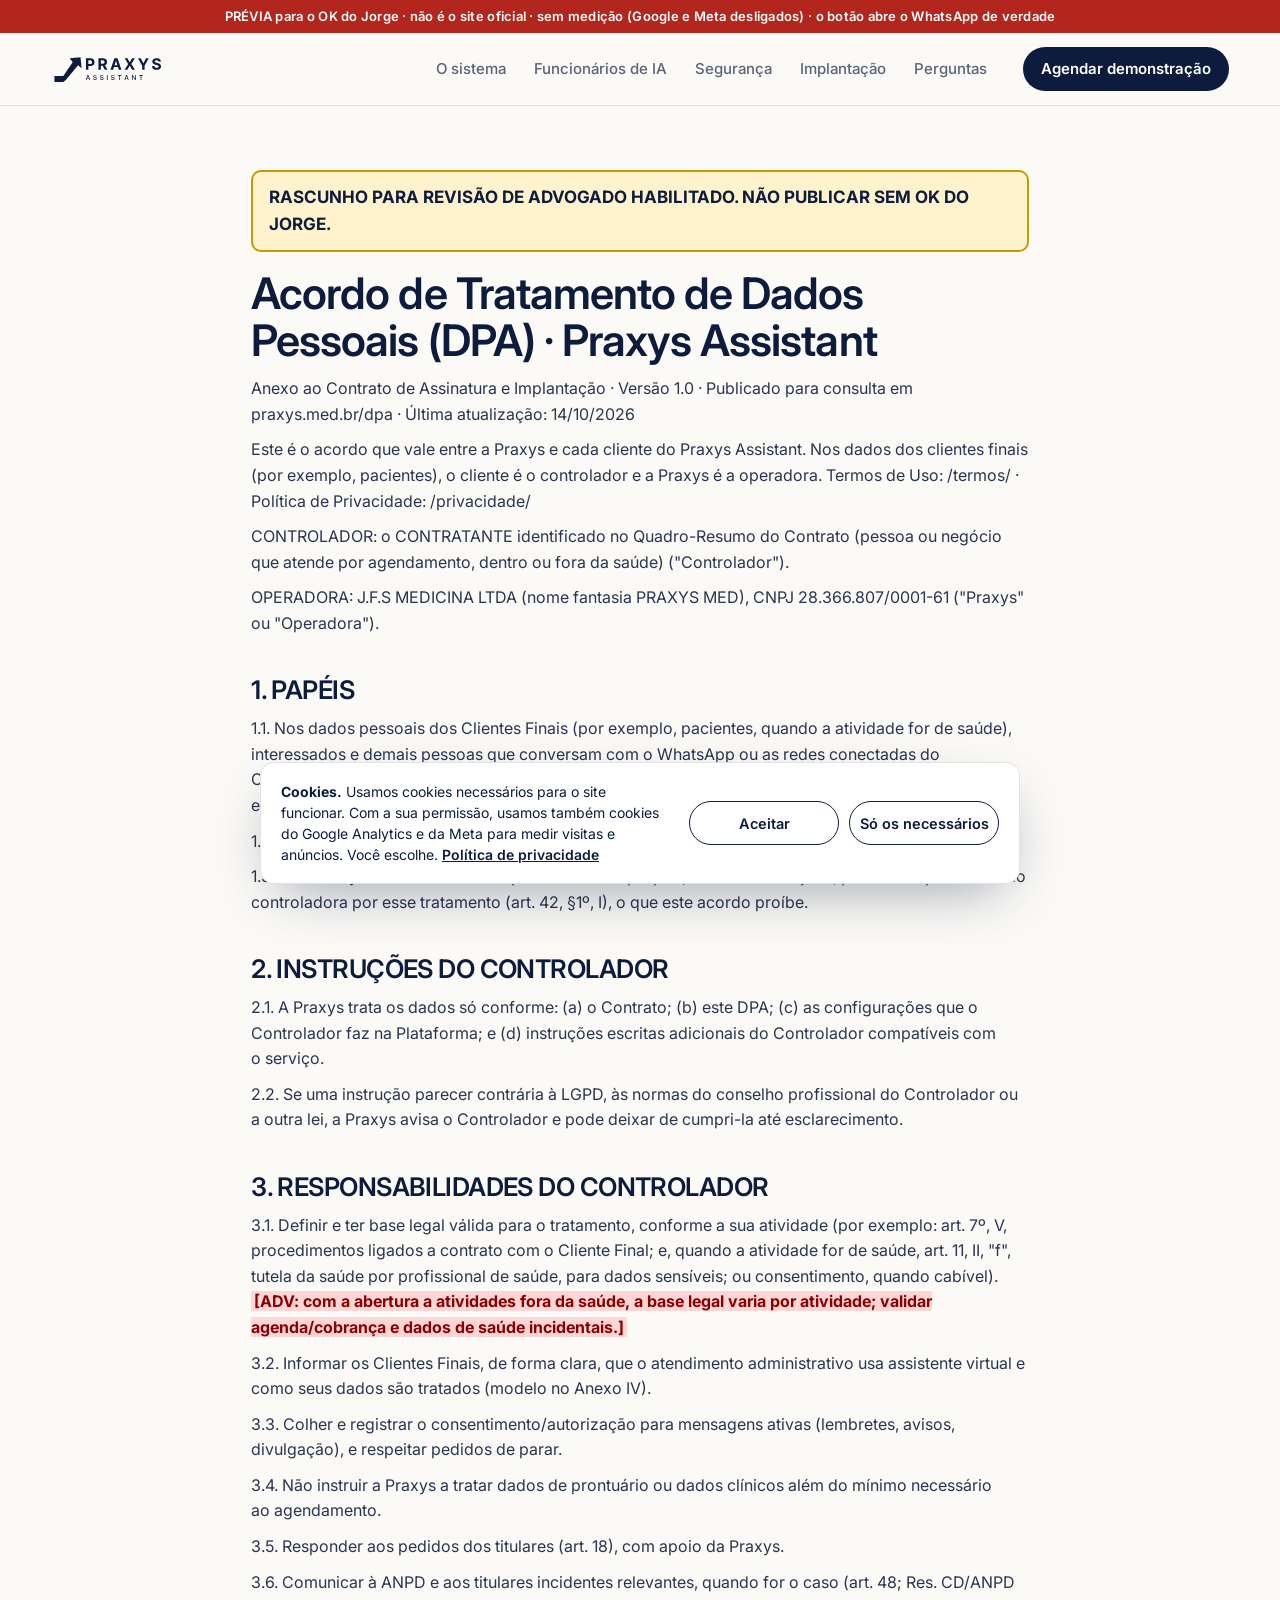
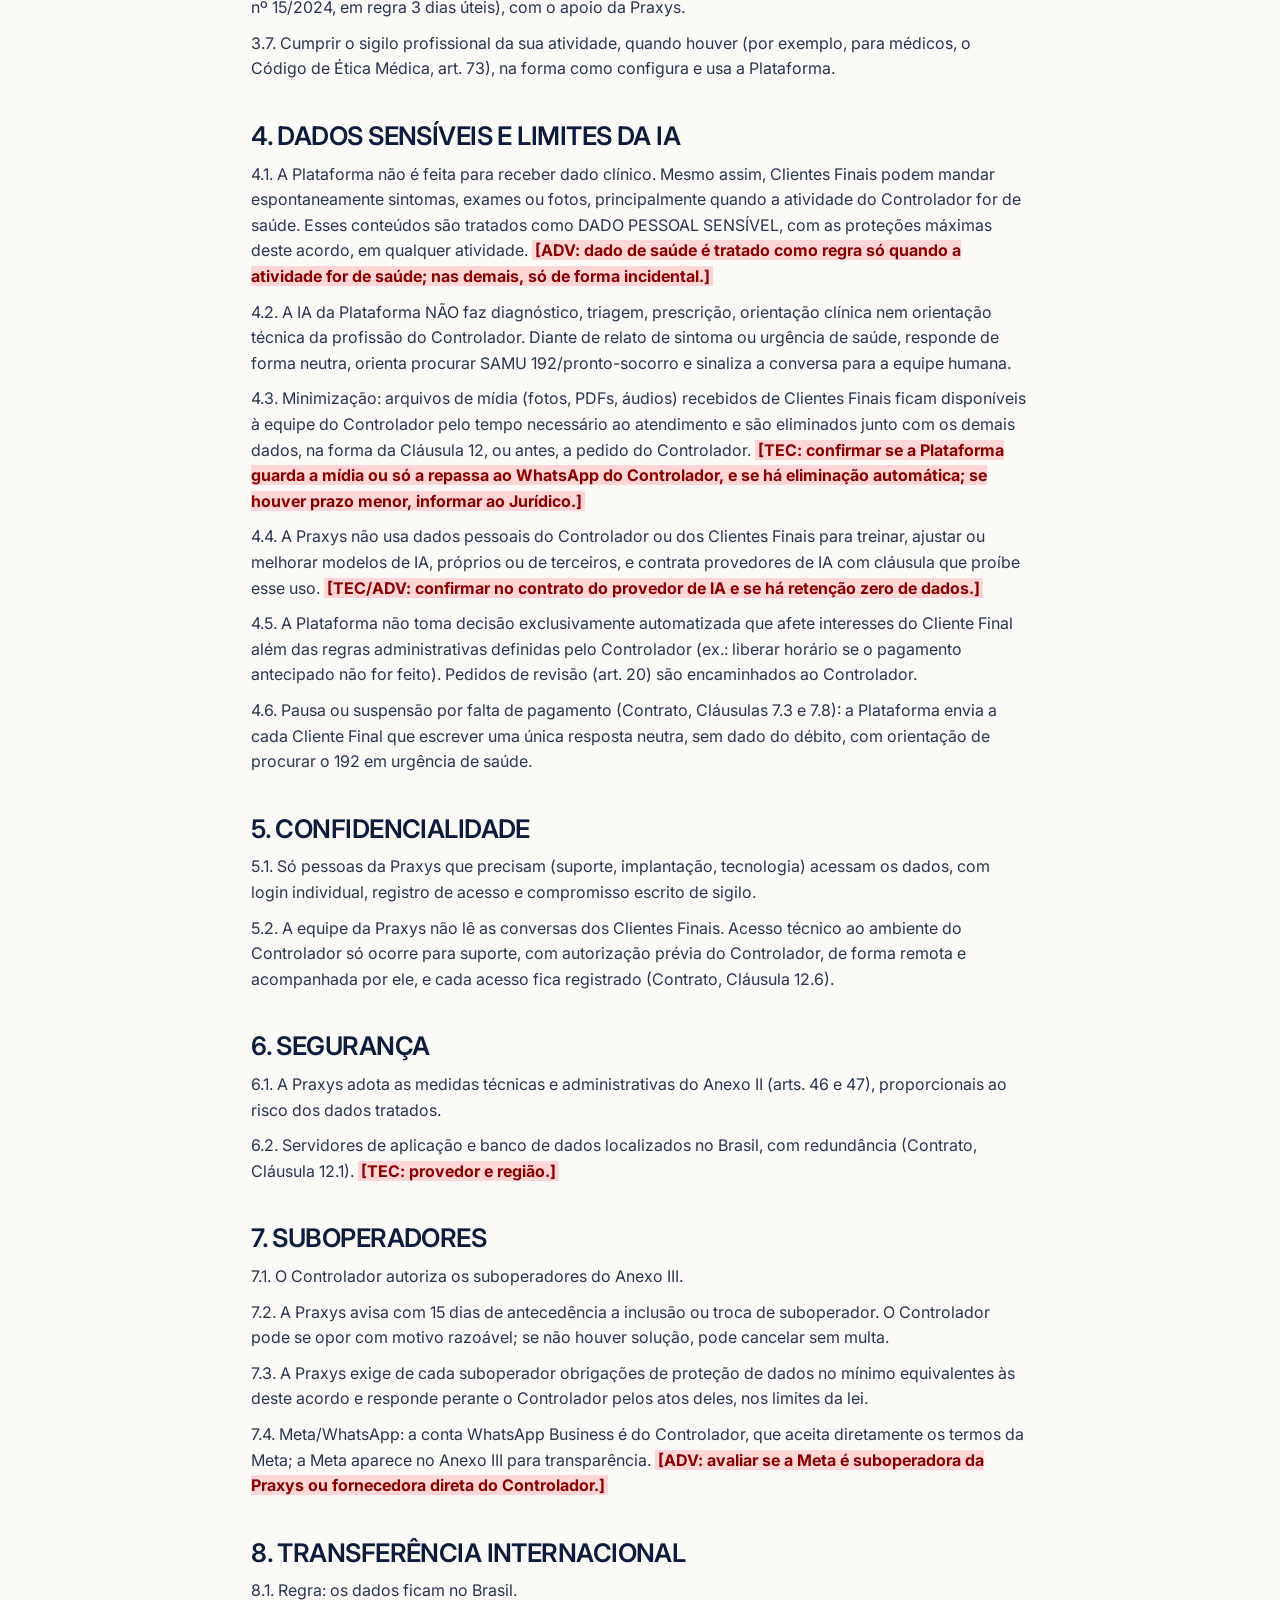
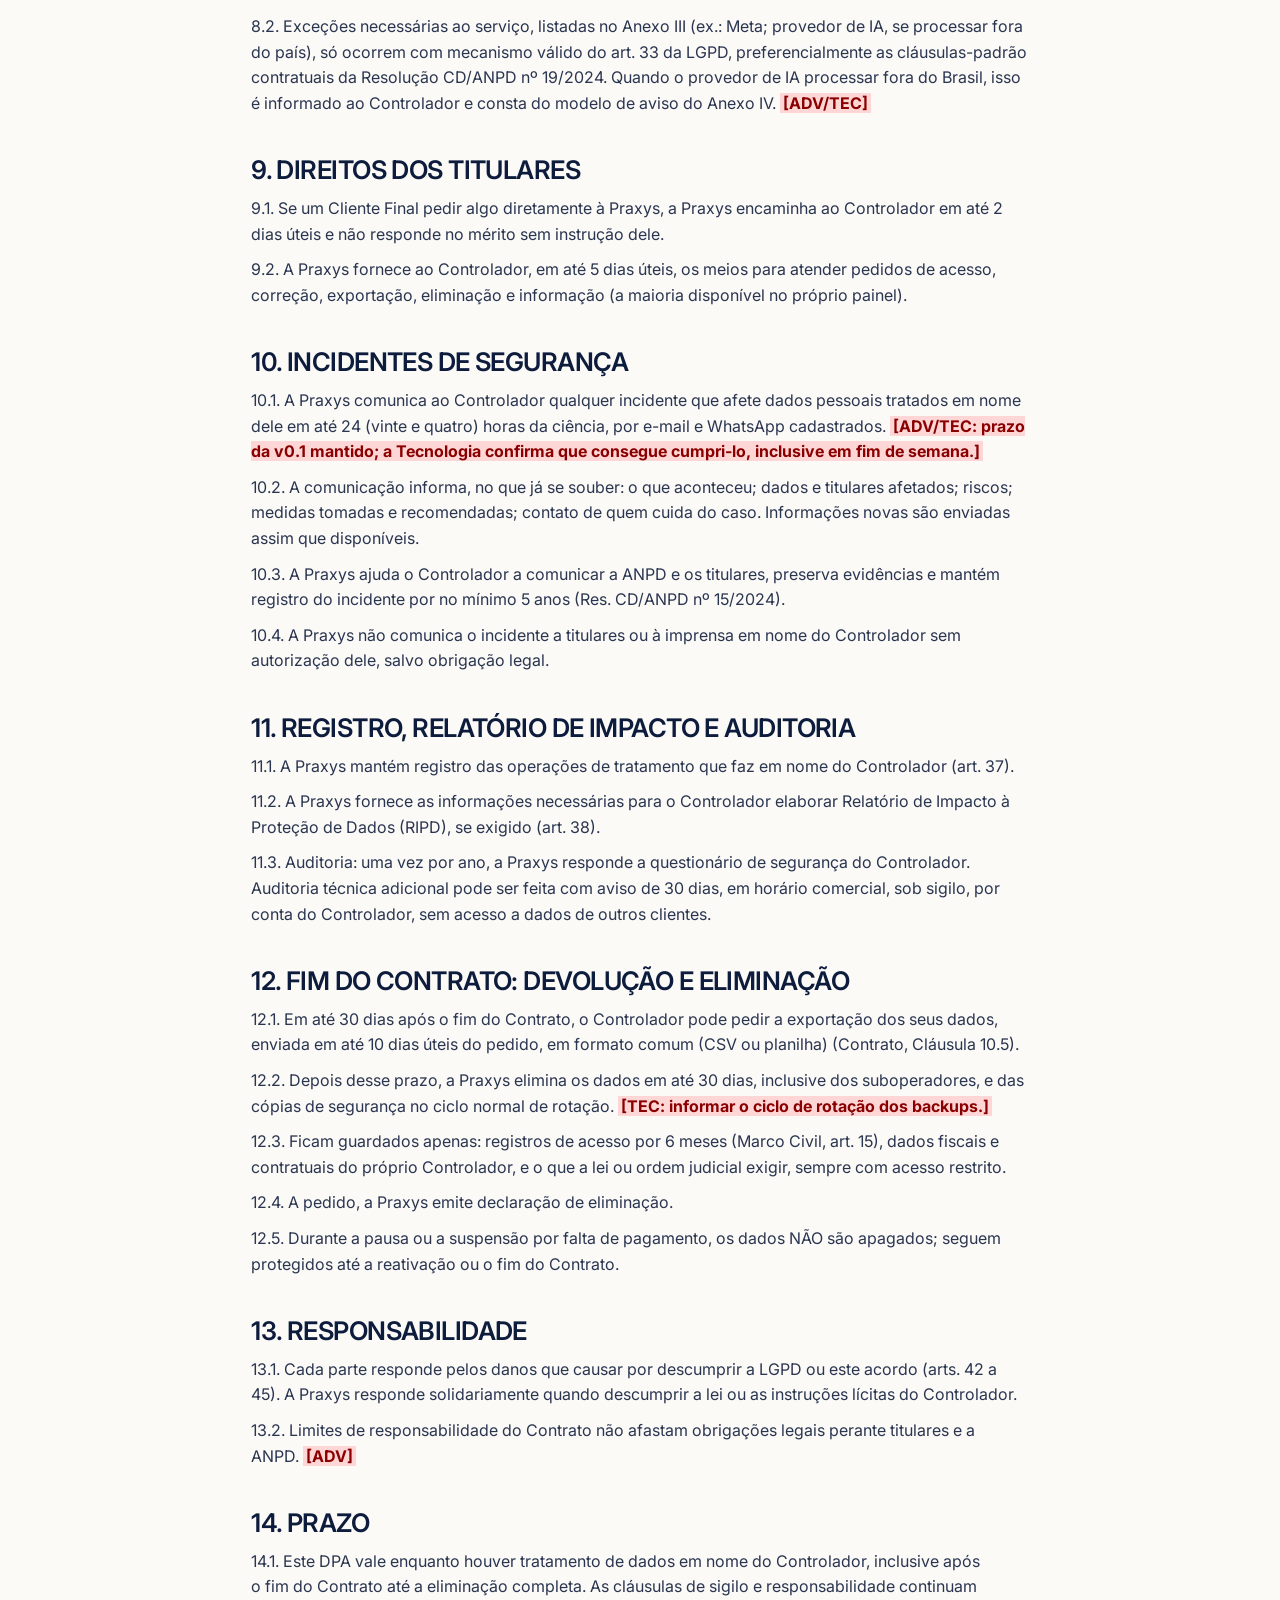
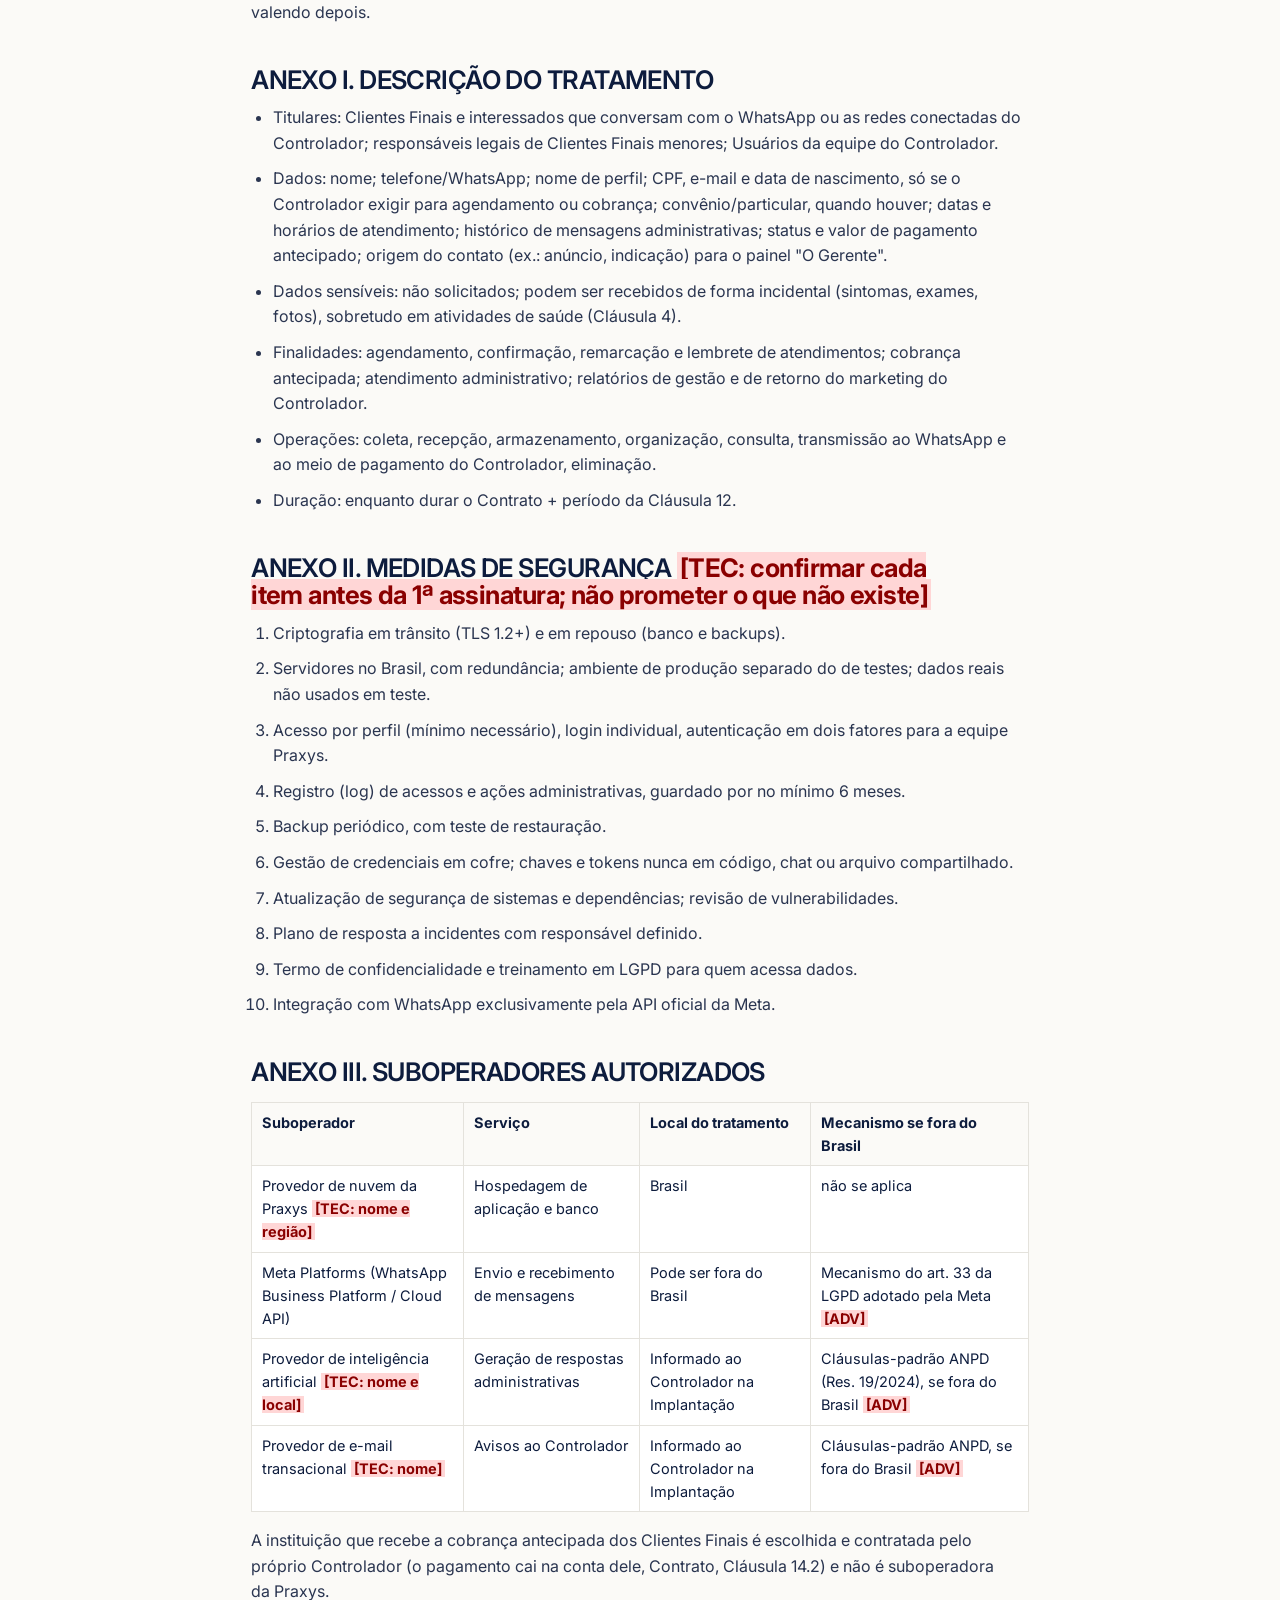
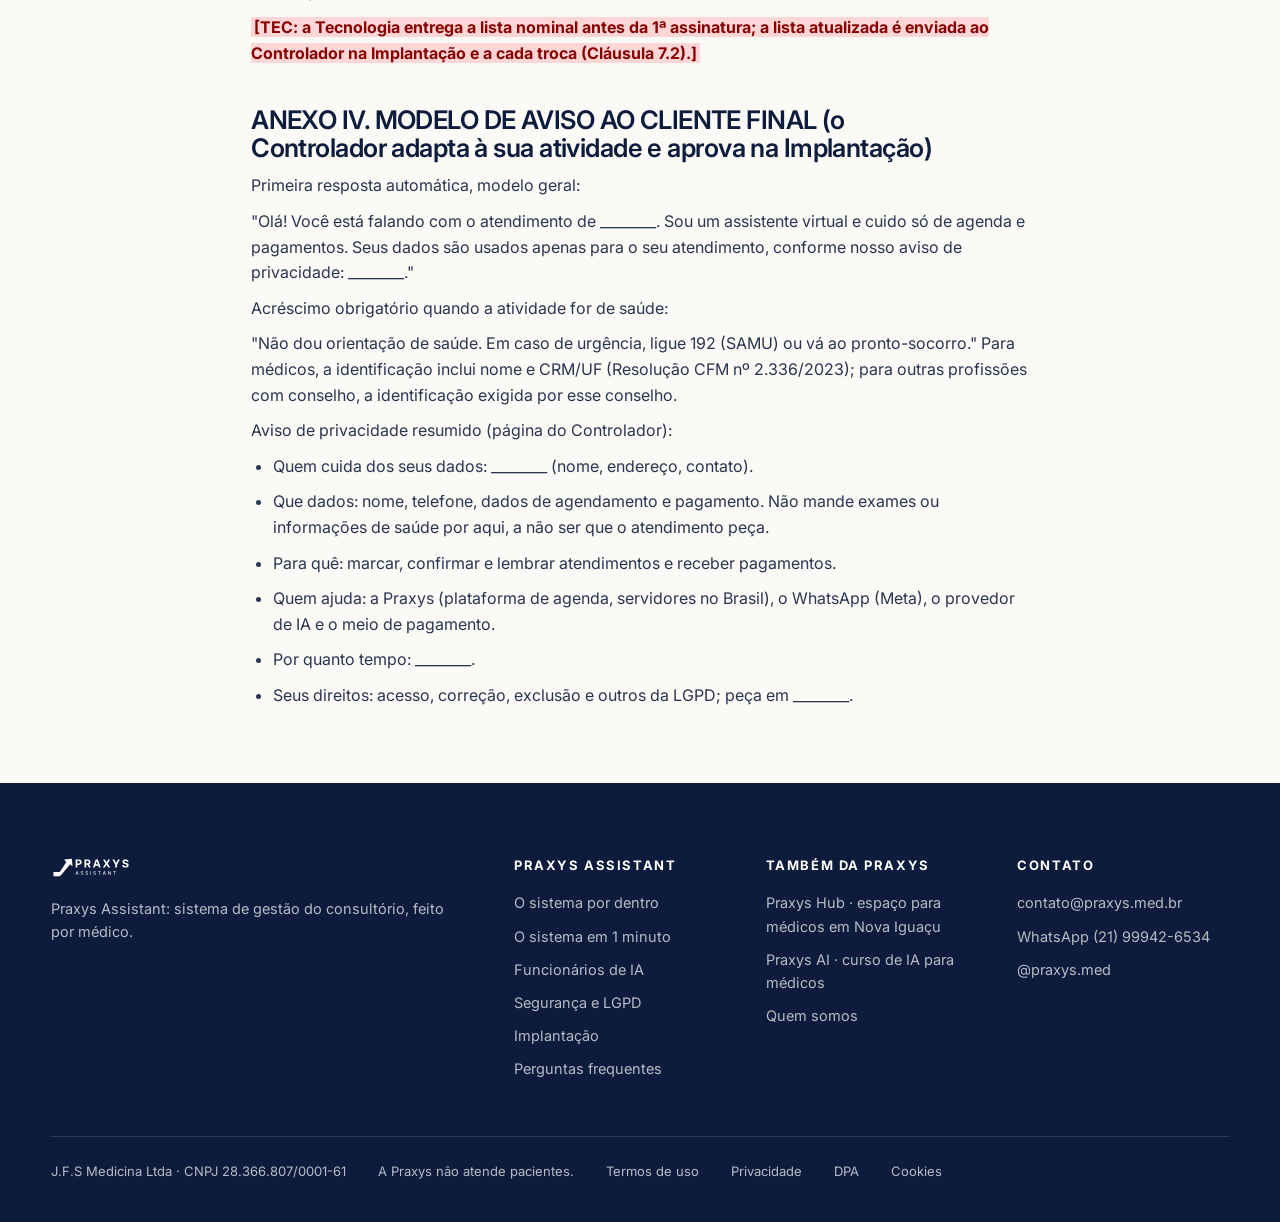
<file: dpa/index.html>
<!DOCTYPE html>
<html lang="pt-BR" data-root="../">
<head>
<meta charset="UTF-8">
<meta name="viewport" content="width=device-width,initial-scale=1">
<title>Acordo de Tratamento de Dados (DPA) · Praxys Assistant</title>
<meta name="description" content="Acordo de tratamento de dados entre o consultório (controlador) e a Praxys (operadora).">
<meta name="robots" content="noindex,nofollow">
<link rel="canonical" href="https://www.praxys.med.br/dpa/">
<meta property="og:type" content="website">
<meta property="og:url" content="https://www.praxys.med.br/dpa/">
<meta property="og:title" content="Acordo de Tratamento de Dados (DPA) · Praxys Assistant">
<meta property="og:description" content="Acordo de tratamento de dados entre o consultório (controlador) e a Praxys (operadora).">
<meta property="og:image" content="https://www.praxys.med.br/assets/og-assistant.jpg">
<meta property="og:locale" content="pt_BR">
<link rel="icon" href="../favicon.svg" type="image/svg+xml">
<link rel="apple-touch-icon" href="../apple-touch-icon.png">
<link rel="preconnect" href="https://fonts.googleapis.com"><link rel="preconnect" href="https://fonts.gstatic.com" crossorigin>
<link href="https://fonts.googleapis.com/css2?family=Inter:wght@400;500;600;700&family=Newsreader:ital,opsz,wght@1,6..72,400&display=swap" rel="stylesheet">
<link rel="stylesheet" href="../assets/site.css?v=2410">
<script src="../assets/site.js?v=2410" defer></script>
</head>
<body>
<div class="prev">PRÉVIA para o OK do Jorge · não é o site oficial · sem medição (Google e Meta desligados) · o botão abre o WhatsApp de verdade</div>
<header class="top" id="top">
  <div class="wrap">
    <a class="logo" href="../" aria-label="Praxys Assistant, início"><img src="../assets/logo.svg" alt="Praxys" width="160" height="34"></a>
    <nav aria-label="Principal">
      <a href="../assistant/">O sistema</a>
      <a href="../#funcionarios">Funcionários de IA</a>
      <a href="../#seguranca">Segurança</a>
      <a href="../#implantacao">Implantação</a>
      <a href="../#perguntas">Perguntas</a>
    </nav>
    <a class="btn btn-sm wa" href="https://wa.me/5521999426534?text=Ol%C3%A1%21%20Vi%20o%20site%20e%20quero%20agendar%20uma%20demonstra%C3%A7%C3%A3o%20do%20Praxys%20Assistant.%20%28site%2Fdpa-topo%29" data-codigo="dpa-topo" data-track="demo_click" target="_blank" rel="noopener">Agendar demonstração</a>
    <button class="burger" aria-label="Abrir menu" aria-expanded="false"><span></span><span></span><span></span></button>
  </div>
</header>
<main>
<section class="legal-sec">
  <div class="wrap legal">
<div class="rascunho"><strong>RASCUNHO PARA REVISÃO DE ADVOGADO HABILITADO. NÃO PUBLICAR SEM OK DO JORGE.</strong></div>
<h1>Acordo de Tratamento de Dados Pessoais (DPA) · Praxys Assistant</h1>
<p>Anexo ao Contrato de Assinatura e Implantação · Versão 1.0 · Publicado para consulta em praxys.med.br/dpa · Última atualização: 14/10/2026</p>
<p>Este é o acordo que vale entre a Praxys e cada cliente do Praxys Assistant. Nos dados dos clientes finais (por exemplo, pacientes), o cliente é o controlador e a Praxys é a operadora. Termos de Uso: /termos/ · Política de Privacidade: /privacidade/</p>
<p>CONTROLADOR: o CONTRATANTE identificado no Quadro-Resumo do Contrato (pessoa ou negócio que atende por agendamento, dentro ou fora da saúde) ("Controlador").</p>
<p>OPERADORA: J.F.S MEDICINA LTDA (nome fantasia PRAXYS MED), CNPJ 28.366.807/0001-61 ("Praxys" ou "Operadora").</p>
<h2>1. PAPÉIS</h2>
<p>1.1. Nos dados pessoais dos Clientes Finais (por exemplo, pacientes, quando a atividade for de saúde), interessados e demais pessoas que conversam com o WhatsApp ou as redes conectadas do Controlador, o Controlador decide as finalidades e os meios essenciais do tratamento; a Praxys trata esses dados em nome dele, como operadora (LGPD, art. 5º, VI e VII, e art. 39).</p>
<p>1.2. A descrição do tratamento (quais dados, de quem, para quê, por quanto tempo) está no Anexo I.</p>
<p>1.3. Se a Praxys tratar esses dados para finalidade própria, fora das instruções, passa a responder como controladora por esse tratamento (art. 42, §1º, I), o que este acordo proíbe.</p>
<h2>2. INSTRUÇÕES DO CONTROLADOR</h2>
<p>2.1. A Praxys trata os dados só conforme: (a) o Contrato; (b) este DPA; (c) as configurações que o Controlador faz na Plataforma; e (d) instruções escritas adicionais do Controlador compatíveis com o serviço.</p>
<p>2.2. Se uma instrução parecer contrária à LGPD, às normas do conselho profissional do Controlador ou a outra lei, a Praxys avisa o Controlador e pode deixar de cumpri-la até esclarecimento.</p>
<h2>3. RESPONSABILIDADES DO CONTROLADOR</h2>
<p>3.1. Definir e ter base legal válida para o tratamento, conforme a sua atividade (por exemplo: art. 7º, V, procedimentos ligados a contrato com o Cliente Final; e, quando a atividade for de saúde, art. 11, II, "f", tutela da saúde por profissional de saúde, para dados sensíveis; ou consentimento, quando cabível). <mark class="pendente">[ADV: com a abertura a atividades fora da saúde, a base legal varia por atividade; validar agenda/cobrança e dados de saúde incidentais.]</mark></p>
<p>3.2. Informar os Clientes Finais, de forma clara, que o atendimento administrativo usa assistente virtual e como seus dados são tratados (modelo no Anexo IV).</p>
<p>3.3. Colher e registrar o consentimento/autorização para mensagens ativas (lembretes, avisos, divulgação), e respeitar pedidos de parar.</p>
<p>3.4. Não instruir a Praxys a tratar dados de prontuário ou dados clínicos além do mínimo necessário ao agendamento.</p>
<p>3.5. Responder aos pedidos dos titulares (art. 18), com apoio da Praxys.</p>
<p>3.6. Comunicar à ANPD e aos titulares incidentes relevantes, quando for o caso (art. 48; Res. CD/ANPD nº 15/2024, em regra 3 dias úteis), com o apoio da Praxys.</p>
<p>3.7. Cumprir o sigilo profissional da sua atividade, quando houver (por exemplo, para médicos, o Código de Ética Médica, art. 73), na forma como configura e usa a Plataforma.</p>
<h2>4. DADOS SENSÍVEIS E LIMITES DA IA</h2>
<p>4.1. A Plataforma não é feita para receber dado clínico. Mesmo assim, Clientes Finais podem mandar espontaneamente sintomas, exames ou fotos, principalmente quando a atividade do Controlador for de saúde. Esses conteúdos são tratados como DADO PESSOAL SENSÍVEL, com as proteções máximas deste acordo, em qualquer atividade. <mark class="pendente">[ADV: dado de saúde é tratado como regra só quando a atividade for de saúde; nas demais, só de forma incidental.]</mark></p>
<p>4.2. A IA da Plataforma NÃO faz diagnóstico, triagem, prescrição, orientação clínica nem orientação técnica da profissão do Controlador. Diante de relato de sintoma ou urgência de saúde, responde de forma neutra, orienta procurar SAMU 192/pronto-socorro e sinaliza a conversa para a equipe humana.</p>
<p>4.3. Minimização: arquivos de mídia (fotos, PDFs, áudios) recebidos de Clientes Finais ficam disponíveis à equipe do Controlador pelo tempo necessário ao atendimento e são eliminados junto com os demais dados, na forma da Cláusula 12, ou antes, a pedido do Controlador. <mark class="pendente">[TEC: confirmar se a Plataforma guarda a mídia ou só a repassa ao WhatsApp do Controlador, e se há eliminação automática; se houver prazo menor, informar ao Jurídico.]</mark></p>
<p>4.4. A Praxys não usa dados pessoais do Controlador ou dos Clientes Finais para treinar, ajustar ou melhorar modelos de IA, próprios ou de terceiros, e contrata provedores de IA com cláusula que proíbe esse uso. <mark class="pendente">[TEC/ADV: confirmar no contrato do provedor de IA e se há retenção zero de dados.]</mark></p>
<p>4.5. A Plataforma não toma decisão exclusivamente automatizada que afete interesses do Cliente Final além das regras administrativas definidas pelo Controlador (ex.: liberar horário se o pagamento antecipado não for feito). Pedidos de revisão (art. 20) são encaminhados ao Controlador.</p>
<p>4.6. Pausa ou suspensão por falta de pagamento (Contrato, Cláusulas 7.3 e 7.8): a Plataforma envia a cada Cliente Final que escrever uma única resposta neutra, sem dado do débito, com orientação de procurar o 192 em urgência de saúde.</p>
<h2>5. CONFIDENCIALIDADE</h2>
<p>5.1. Só pessoas da Praxys que precisam (suporte, implantação, tecnologia) acessam os dados, com login individual, registro de acesso e compromisso escrito de sigilo.</p>
<p>5.2. A equipe da Praxys não lê as conversas dos Clientes Finais. Acesso técnico ao ambiente do Controlador só ocorre para suporte, com autorização prévia do Controlador, de forma remota e acompanhada por ele, e cada acesso fica registrado (Contrato, Cláusula 12.6).</p>
<h2>6. SEGURANÇA</h2>
<p>6.1. A Praxys adota as medidas técnicas e administrativas do Anexo II (arts. 46 e 47), proporcionais ao risco dos dados tratados.</p>
<p>6.2. Servidores de aplicação e banco de dados localizados no Brasil, com redundância (Contrato, Cláusula 12.1). <mark class="pendente">[TEC: provedor e região.]</mark></p>
<h2>7. SUBOPERADORES</h2>
<p>7.1. O Controlador autoriza os suboperadores do Anexo III.</p>
<p>7.2. A Praxys avisa com 15 dias de antecedência a inclusão ou troca de suboperador. O Controlador pode se opor com motivo razoável; se não houver solução, pode cancelar sem multa.</p>
<p>7.3. A Praxys exige de cada suboperador obrigações de proteção de dados no mínimo equivalentes às deste acordo e responde perante o Controlador pelos atos deles, nos limites da lei.</p>
<p>7.4. Meta/WhatsApp: a conta WhatsApp Business é do Controlador, que aceita diretamente os termos da Meta; a Meta aparece no Anexo III para transparência. <mark class="pendente">[ADV: avaliar se a Meta é suboperadora da Praxys ou fornecedora direta do Controlador.]</mark></p>
<h2>8. TRANSFERÊNCIA INTERNACIONAL</h2>
<p>8.1. Regra: os dados ficam no Brasil.</p>
<p>8.2. Exceções necessárias ao serviço, listadas no Anexo III (ex.: Meta; provedor de IA, se processar fora do país), só ocorrem com mecanismo válido do art. 33 da LGPD, preferencialmente as cláusulas-padrão contratuais da Resolução CD/ANPD nº 19/2024. Quando o provedor de IA processar fora do Brasil, isso é informado ao Controlador e consta do modelo de aviso do Anexo IV. <mark class="pendente">[ADV/TEC]</mark></p>
<h2>9. DIREITOS DOS TITULARES</h2>
<p>9.1. Se um Cliente Final pedir algo diretamente à Praxys, a Praxys encaminha ao Controlador em até 2 dias úteis e não responde no mérito sem instrução dele.</p>
<p>9.2. A Praxys fornece ao Controlador, em até 5 dias úteis, os meios para atender pedidos de acesso, correção, exportação, eliminação e informação (a maioria disponível no próprio painel).</p>
<h2>10. INCIDENTES DE SEGURANÇA</h2>
<p>10.1. A Praxys comunica ao Controlador qualquer incidente que afete dados pessoais tratados em nome dele em até 24 (vinte e quatro) horas da ciência, por e-mail e WhatsApp cadastrados. <mark class="pendente">[ADV/TEC: prazo da v0.1 mantido; a Tecnologia confirma que consegue cumpri-lo, inclusive em fim de semana.]</mark></p>
<p>10.2. A comunicação informa, no que já se souber: o que aconteceu; dados e titulares afetados; riscos; medidas tomadas e recomendadas; contato de quem cuida do caso. Informações novas são enviadas assim que disponíveis.</p>
<p>10.3. A Praxys ajuda o Controlador a comunicar a ANPD e os titulares, preserva evidências e mantém registro do incidente por no mínimo 5 anos (Res. CD/ANPD nº 15/2024).</p>
<p>10.4. A Praxys não comunica o incidente a titulares ou à imprensa em nome do Controlador sem autorização dele, salvo obrigação legal.</p>
<h2>11. REGISTRO, RELATÓRIO DE IMPACTO E AUDITORIA</h2>
<p>11.1. A Praxys mantém registro das operações de tratamento que faz em nome do Controlador (art. 37).</p>
<p>11.2. A Praxys fornece as informações necessárias para o Controlador elaborar Relatório de Impacto à Proteção de Dados (RIPD), se exigido (art. 38).</p>
<p>11.3. Auditoria: uma vez por ano, a Praxys responde a questionário de segurança do Controlador. Auditoria técnica adicional pode ser feita com aviso de 30 dias, em horário comercial, sob sigilo, por conta do Controlador, sem acesso a dados de outros clientes.</p>
<h2>12. FIM DO CONTRATO: DEVOLUÇÃO E ELIMINAÇÃO</h2>
<p>12.1. Em até 30 dias após o fim do Contrato, o Controlador pode pedir a exportação dos seus dados, enviada em até 10 dias úteis do pedido, em formato comum (CSV ou planilha) (Contrato, Cláusula 10.5).</p>
<p>12.2. Depois desse prazo, a Praxys elimina os dados em até 30 dias, inclusive dos suboperadores, e das cópias de segurança no ciclo normal de rotação. <mark class="pendente">[TEC: informar o ciclo de rotação dos backups.]</mark></p>
<p>12.3. Ficam guardados apenas: registros de acesso por 6 meses (Marco Civil, art. 15), dados fiscais e contratuais do próprio Controlador, e o que a lei ou ordem judicial exigir, sempre com acesso restrito.</p>
<p>12.4. A pedido, a Praxys emite declaração de eliminação.</p>
<p>12.5. Durante a pausa ou a suspensão por falta de pagamento, os dados NÃO são apagados; seguem protegidos até a reativação ou o fim do Contrato.</p>
<h2>13. RESPONSABILIDADE</h2>
<p>13.1. Cada parte responde pelos danos que causar por descumprir a LGPD ou este acordo (arts. 42 a 45). A Praxys responde solidariamente quando descumprir a lei ou as instruções lícitas do Controlador.</p>
<p>13.2. Limites de responsabilidade do Contrato não afastam obrigações legais perante titulares e a ANPD. <mark class="pendente">[ADV]</mark></p>
<h2>14. PRAZO</h2>
<p>14.1. Este DPA vale enquanto houver tratamento de dados em nome do Controlador, inclusive após o fim do Contrato até a eliminação completa. As cláusulas de sigilo e responsabilidade continuam valendo depois.</p>
<h2>ANEXO I. DESCRIÇÃO DO TRATAMENTO</h2>
<ul>
<li>Titulares: Clientes Finais e interessados que conversam com o WhatsApp ou as redes conectadas do Controlador; responsáveis legais de Clientes Finais menores; Usuários da equipe do Controlador.</li>
<li>Dados: nome; telefone/WhatsApp; nome de perfil; CPF, e-mail e data de nascimento, só se o Controlador exigir para agendamento ou cobrança; convênio/particular, quando houver; datas e horários de atendimento; histórico de mensagens administrativas; status e valor de pagamento antecipado; origem do contato (ex.: anúncio, indicação) para o painel "O Gerente".</li>
<li>Dados sensíveis: não solicitados; podem ser recebidos de forma incidental (sintomas, exames, fotos), sobretudo em atividades de saúde (Cláusula 4).</li>
<li>Finalidades: agendamento, confirmação, remarcação e lembrete de atendimentos; cobrança antecipada; atendimento administrativo; relatórios de gestão e de retorno do marketing do Controlador.</li>
<li>Operações: coleta, recepção, armazenamento, organização, consulta, transmissão ao WhatsApp e ao meio de pagamento do Controlador, eliminação.</li>
<li>Duração: enquanto durar o Contrato + período da Cláusula 12.</li>
</ul>
<h2>ANEXO II. MEDIDAS DE SEGURANÇA <mark class="pendente">[TEC: confirmar cada item antes da 1ª assinatura; não prometer o que não existe]</mark></h2>
<ol>
<li>Criptografia em trânsito (TLS 1.2+) e em repouso (banco e backups).</li>
<li>Servidores no Brasil, com redundância; ambiente de produção separado do de testes; dados reais não usados em teste.</li>
<li>Acesso por perfil (mínimo necessário), login individual, autenticação em dois fatores para a equipe Praxys.</li>
<li>Registro (log) de acessos e ações administrativas, guardado por no mínimo 6 meses.</li>
<li>Backup periódico, com teste de restauração.</li>
<li>Gestão de credenciais em cofre; chaves e tokens nunca em código, chat ou arquivo compartilhado.</li>
<li>Atualização de segurança de sistemas e dependências; revisão de vulnerabilidades.</li>
<li>Plano de resposta a incidentes com responsável definido.</li>
<li>Termo de confidencialidade e treinamento em LGPD para quem acessa dados.</li>
<li>Integração com WhatsApp exclusivamente pela API oficial da Meta.</li>
</ol>
<h2>ANEXO III. SUBOPERADORES AUTORIZADOS</h2>
<table>
<tr><th>Suboperador</th><th>Serviço</th><th>Local do tratamento</th><th>Mecanismo se fora do Brasil</th></tr>
<tr><td>Provedor de nuvem da Praxys <mark class="pendente">[TEC: nome e região]</mark></td><td>Hospedagem de aplicação e banco</td><td>Brasil</td><td>não se aplica</td></tr>
<tr><td>Meta Platforms (WhatsApp Business Platform / Cloud API)</td><td>Envio e recebimento de mensagens</td><td>Pode ser fora do Brasil</td><td>Mecanismo do art. 33 da LGPD adotado pela Meta <mark class="pendente">[ADV]</mark></td></tr>
<tr><td>Provedor de inteligência artificial <mark class="pendente">[TEC: nome e local]</mark></td><td>Geração de respostas administrativas</td><td>Informado ao Controlador na Implantação</td><td>Cláusulas-padrão ANPD (Res. 19/2024), se fora do Brasil <mark class="pendente">[ADV]</mark></td></tr>
<tr><td>Provedor de e-mail transacional <mark class="pendente">[TEC: nome]</mark></td><td>Avisos ao Controlador</td><td>Informado ao Controlador na Implantação</td><td>Cláusulas-padrão ANPD, se fora do Brasil <mark class="pendente">[ADV]</mark></td></tr>
</table>
<p>A instituição que recebe a cobrança antecipada dos Clientes Finais é escolhida e contratada pelo próprio Controlador (o pagamento cai na conta dele, Contrato, Cláusula 14.2) e não é suboperadora da Praxys.</p>
<p><mark class="pendente">[TEC: a Tecnologia entrega a lista nominal antes da 1ª assinatura; a lista atualizada é enviada ao Controlador na Implantação e a cada troca (Cláusula 7.2).]</mark></p>
<h2>ANEXO IV. MODELO DE AVISO AO CLIENTE FINAL (o Controlador adapta à sua atividade e aprova na Implantação)</h2>
<p>Primeira resposta automática, modelo geral:</p>
<p>"Olá! Você está falando com o atendimento de ________. Sou um assistente virtual e cuido só de agenda e pagamentos. Seus dados são usados apenas para o seu atendimento, conforme nosso aviso de privacidade: ________."</p>
<p>Acréscimo obrigatório quando a atividade for de saúde:</p>
<p>"Não dou orientação de saúde. Em caso de urgência, ligue 192 (SAMU) ou vá ao pronto-socorro." Para médicos, a identificação inclui nome e CRM/UF (Resolução CFM nº 2.336/2023); para outras profissões com conselho, a identificação exigida por esse conselho.</p>
<p>Aviso de privacidade resumido (página do Controlador):</p>
<ul>
<li>Quem cuida dos seus dados: ________ (nome, endereço, contato).</li>
<li>Que dados: nome, telefone, dados de agendamento e pagamento. Não mande exames ou informações de saúde por aqui, a não ser que o atendimento peça.</li>
<li>Para quê: marcar, confirmar e lembrar atendimentos e receber pagamentos.</li>
<li>Quem ajuda: a Praxys (plataforma de agenda, servidores no Brasil), o WhatsApp (Meta), o provedor de IA e o meio de pagamento.</li>
<li>Por quanto tempo: ________.</li>
<li>Seus direitos: acesso, correção, exclusão e outros da LGPD; peça em ________.</li>
</ul>
  </div>
</section>
</main>
<footer>
  <div class="wrap">
    <div class="cols">
      <div><a class="logo" href="../"><img src="../assets/logo-branco.svg" alt="Praxys" width="113" height="24"></a><p>Praxys Assistant: sistema de gestão do consultório, feito por médico.</p></div>
      <div><h5>Praxys Assistant</h5><ul><li><a href="../assistant/">O sistema por dentro</a></li><li><a href="../sistema/">O sistema em 1 minuto</a></li><li><a href="../#funcionarios">Funcionários de IA</a></li><li><a href="../#seguranca">Segurança e LGPD</a></li><li><a href="../#implantacao">Implantação</a></li><li><a href="../#perguntas">Perguntas frequentes</a></li></ul></div>
      <div><h5>Também da Praxys</h5><ul><li><a href="https://www.praxys.med.br/med.html">Praxys Hub · espaço para médicos em Nova Iguaçu</a></li><li><a href="../ai/">Praxys AI · curso de IA para médicos</a></li><li><a href="../#quem-faz">Quem somos</a></li></ul></div>
      <div><h5>Contato</h5><ul><li><a href="mailto:contato@praxys.med.br">contato@praxys.med.br</a></li><li>WhatsApp (21) 99942-6534</li><li><a href="https://www.instagram.com/praxys.med/" rel="noopener">@praxys.med</a></li></ul></div>
    </div>
    <div class="base"><span>J.F.S Medicina Ltda · CNPJ 28.366.807/0001-61</span><span>A Praxys não atende pacientes.</span><a href="../termos/">Termos de uso</a><a href="../privacidade/">Privacidade</a><a href="../dpa/">DPA</a><button type="button" class="cookie-link" data-cookies>Cookies</button></div>
  </div>
</footer>
<div class="mcta"><a class="btn wa" href="https://wa.me/5521999426534?text=Ol%C3%A1%21%20Vi%20o%20site%20e%20quero%20agendar%20uma%20demonstra%C3%A7%C3%A3o%20do%20Praxys%20Assistant.%20%28site%2Fdpa-barra%29" data-codigo="dpa-barra" data-track="demo_click" target="_blank" rel="noopener"><svg viewBox="0 0 24 24" fill="currentColor" aria-hidden="true"><path d="M12 2a10 10 0 0 0-8.6 15.1L2 22l5-1.3A10 10 0 1 0 12 2Zm0 18.2c-1.5 0-3-.4-4.2-1.2l-.3-.2-3 .8.8-2.9-.2-.3A8.2 8.2 0 1 1 12 20.2Zm4.5-6.1c-.2-.1-1.5-.7-1.7-.8s-.4-.1-.6.1-.7.8-.8 1-.3.2-.5.1a6.7 6.7 0 0 1-3.3-2.9c-.2-.4.2-.4.7-1.3.1-.2 0-.3 0-.4l-.8-1.8c-.2-.5-.4-.4-.6-.4h-.5a1 1 0 0 0-.7.3 3 3 0 0 0-.9 2.2 5.2 5.2 0 0 0 1.1 2.7 11.8 11.8 0 0 0 4.5 4c1.7.7 2.3.8 3.2.6a2.7 2.7 0 0 0 1.8-1.3 2.2 2.2 0 0 0 .1-1.3c0-.1-.2-.2-.5-.3Z"/></svg>Agendar demonstração no WhatsApp</a></div>
<div class="cookies" id="cookies" role="dialog" aria-live="polite" aria-label="Aviso de cookies" hidden>
  <p><b>Cookies.</b> Usamos cookies necessários para o site funcionar. Com a sua permissão, usamos também cookies do Google Analytics e da Meta para medir visitas e anúncios. Você escolhe. <a href="../privacidade/">Política de privacidade</a></p>
  <div class="cookies-bt"><button type="button" data-consent="aceito">Aceitar</button><button type="button" data-consent="necessarios">Só os necessários</button></div>
</div>
</body>
</html>
</file>
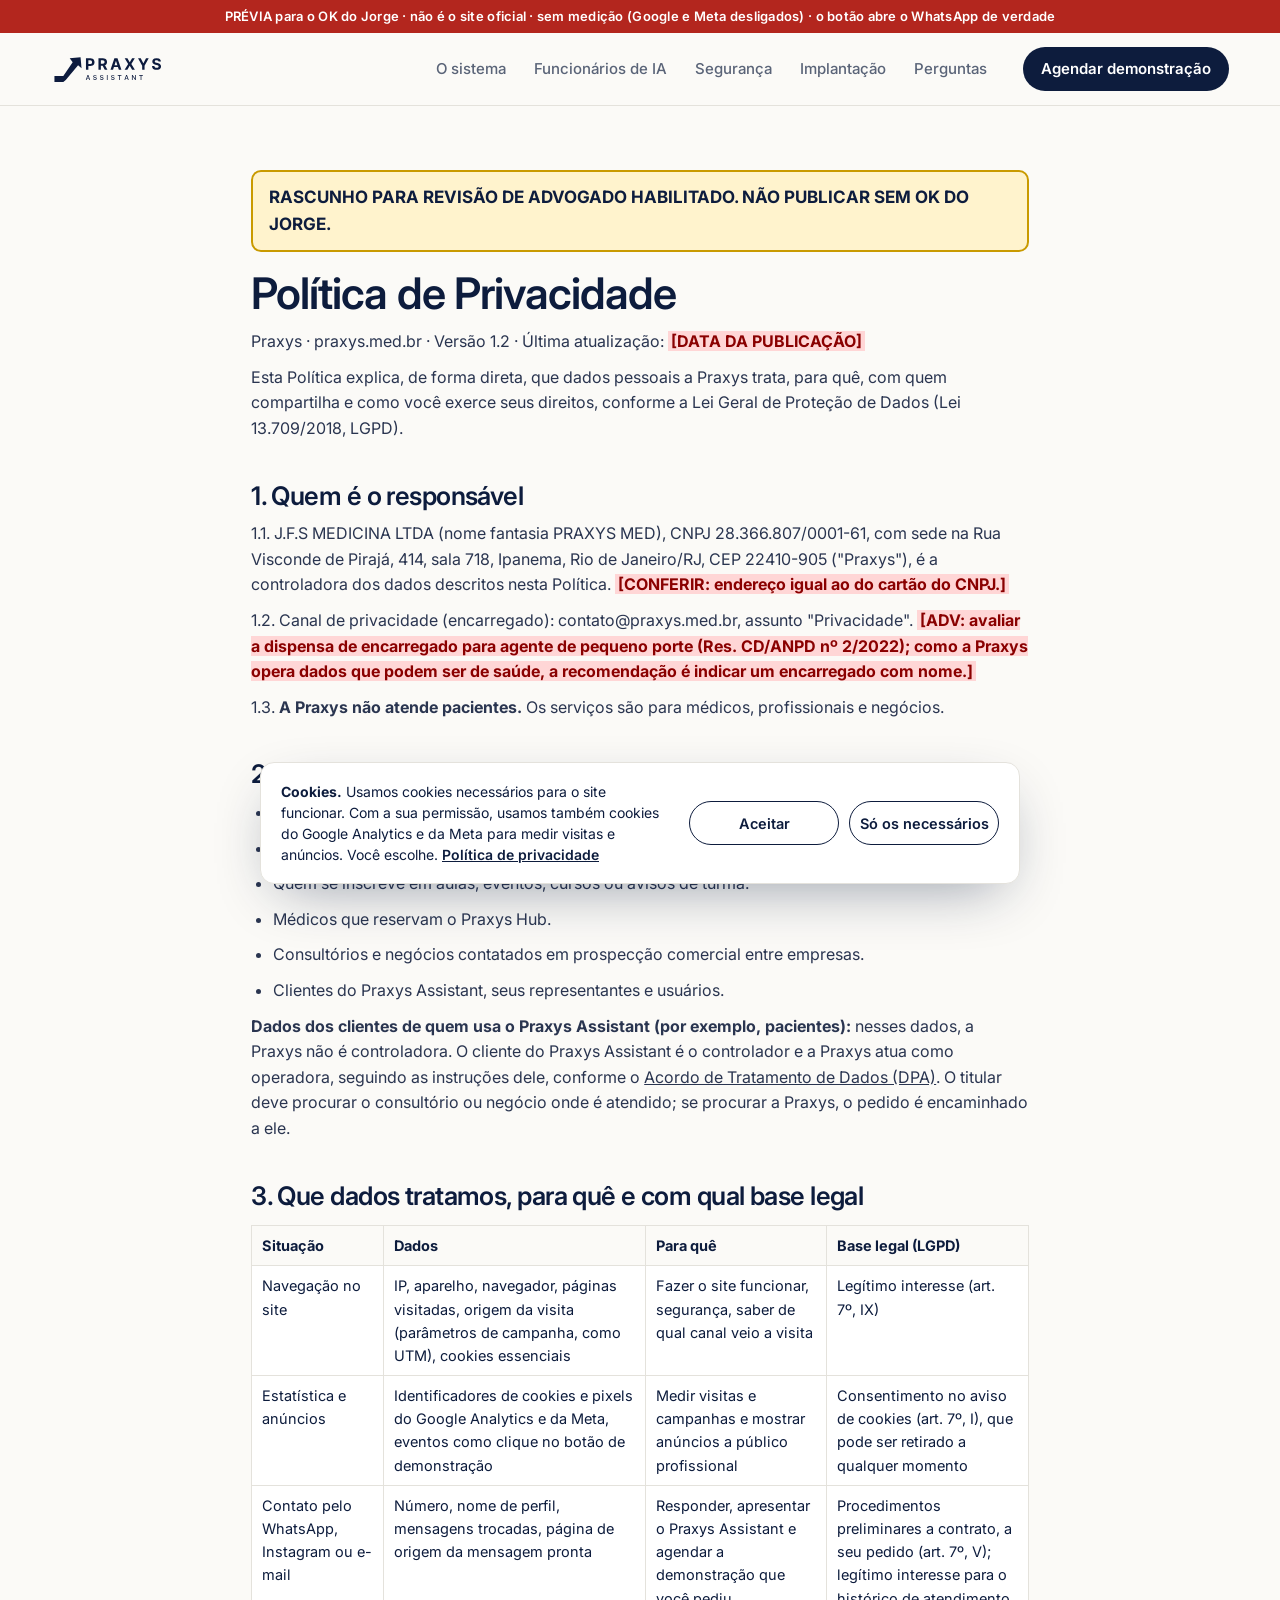
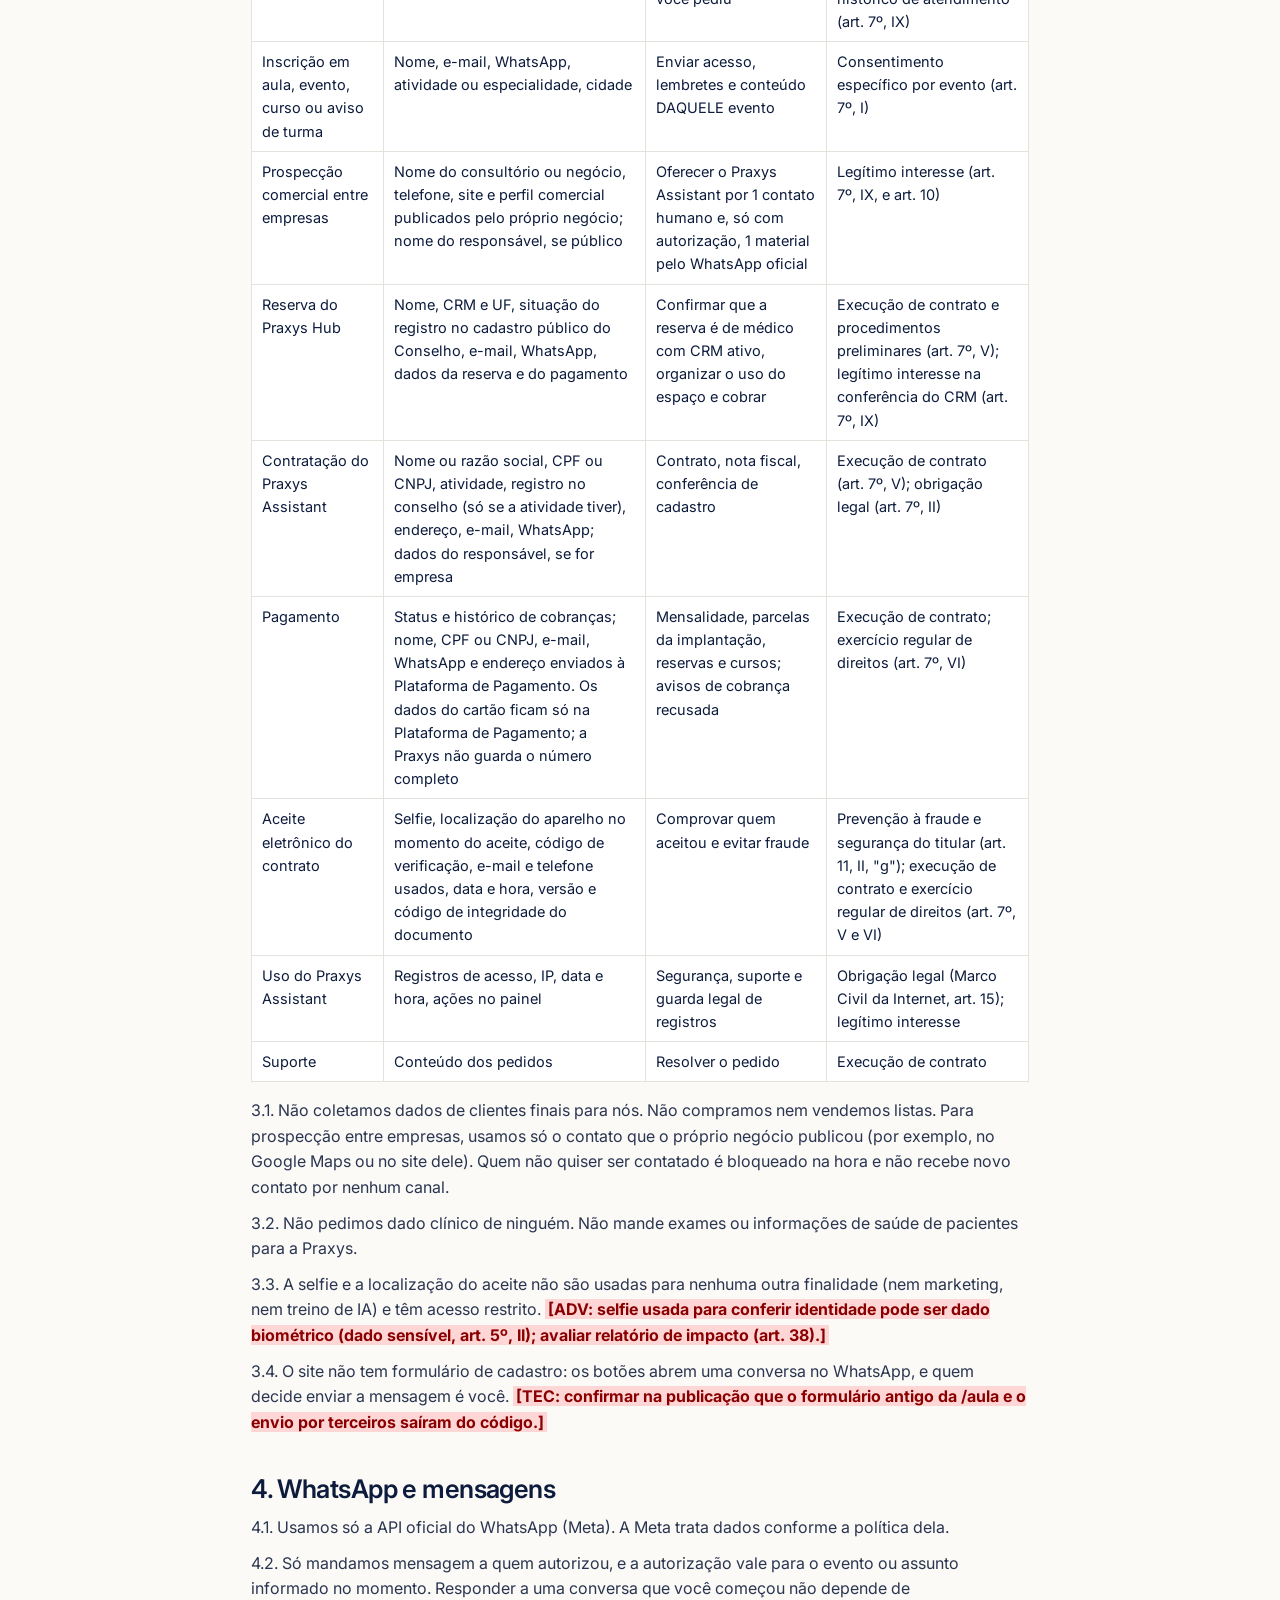
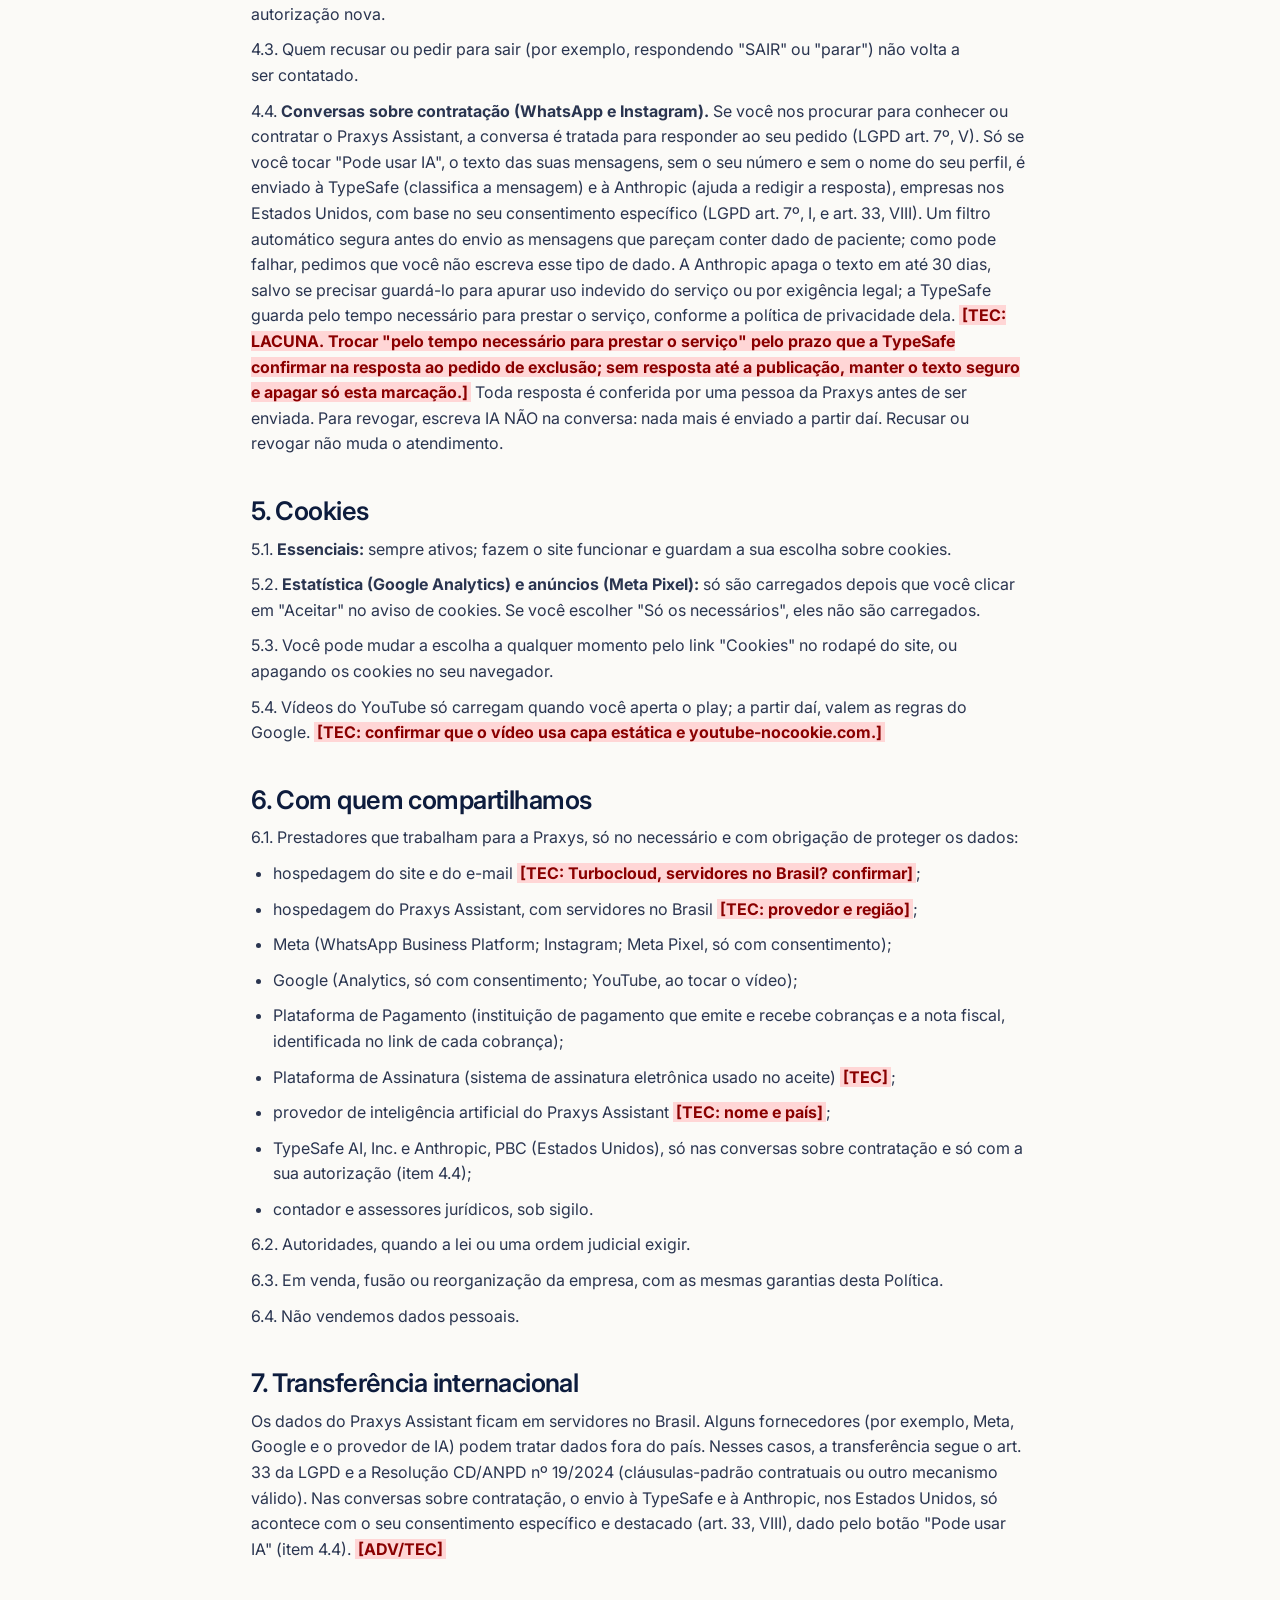
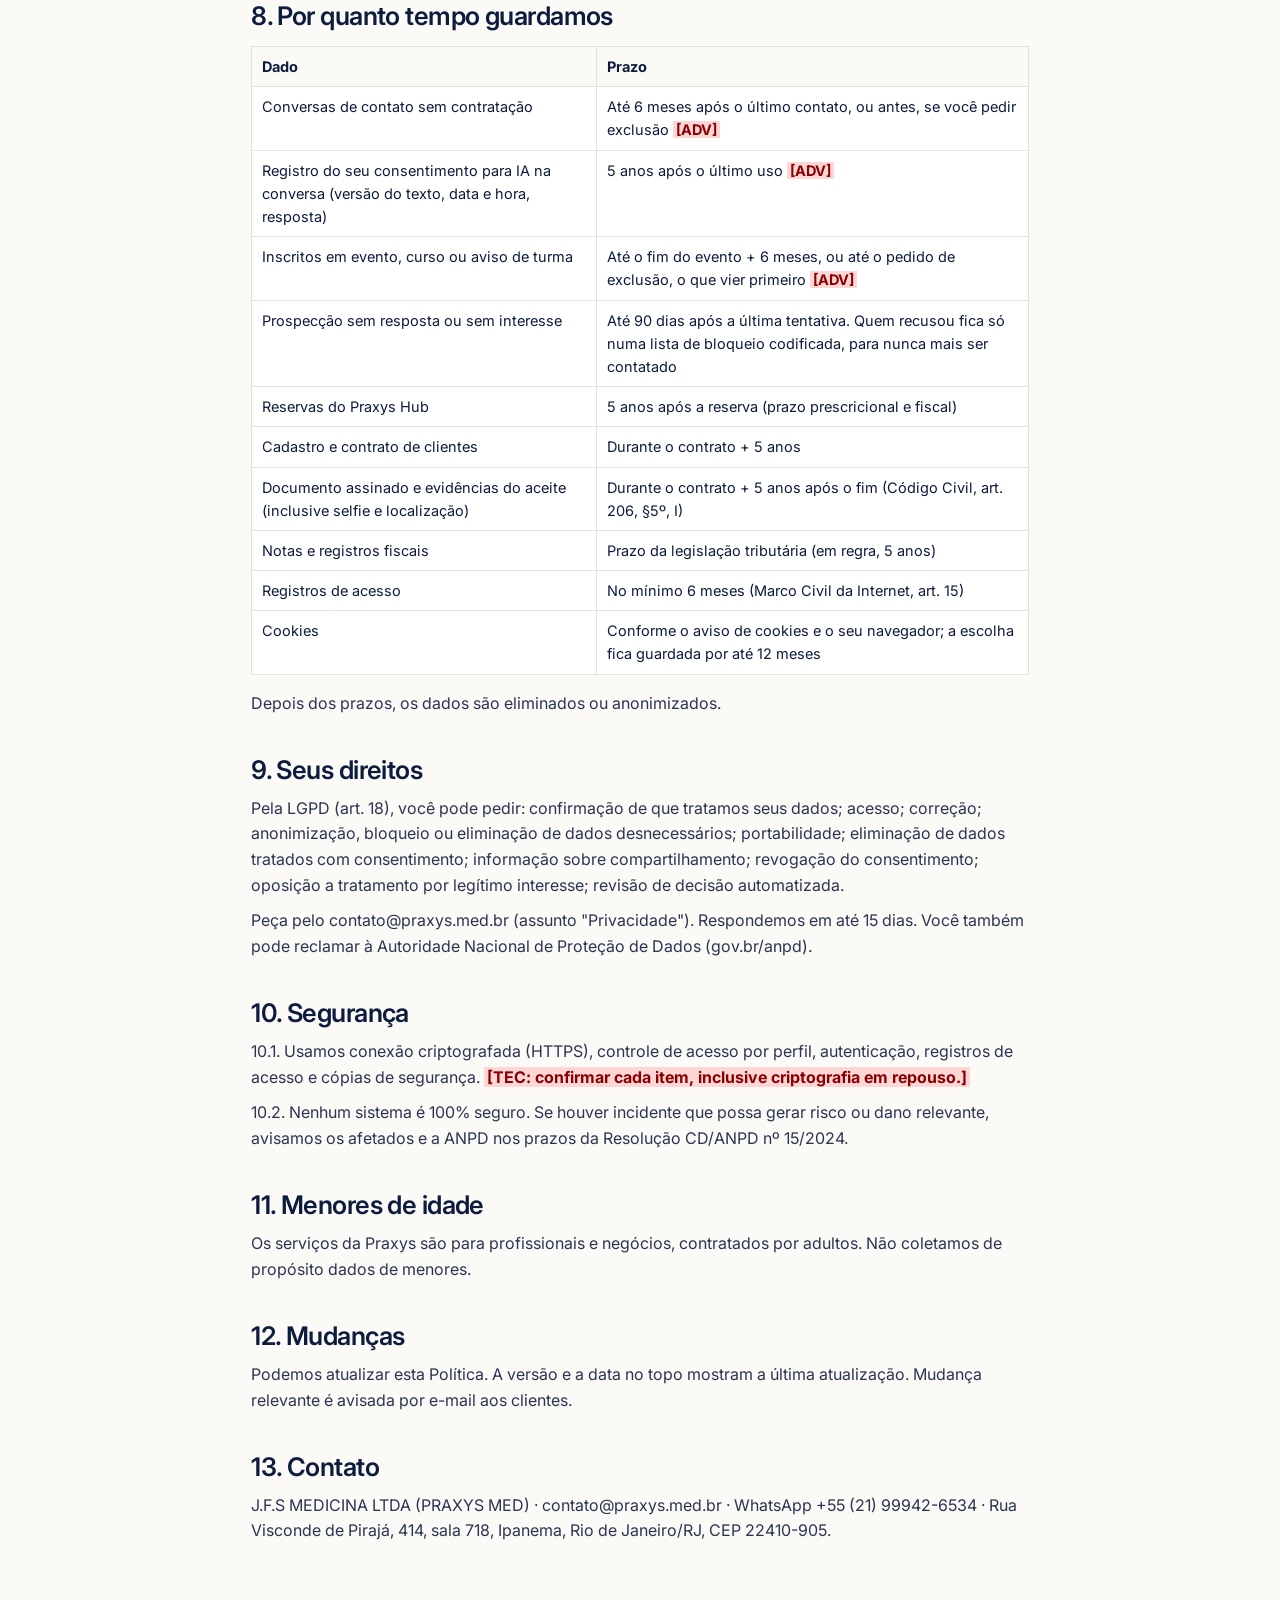
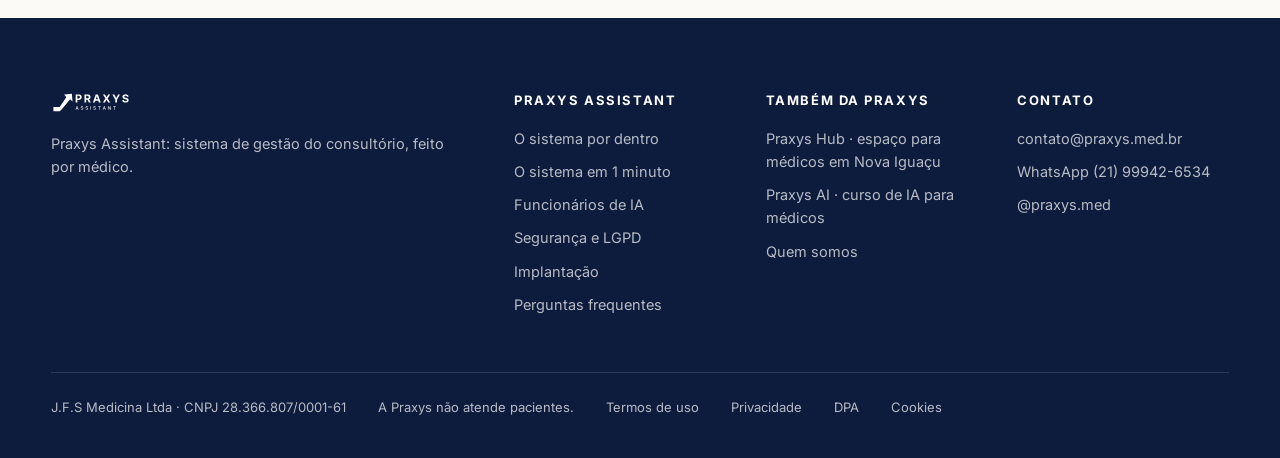
<file: privacidade/index.html>
<!DOCTYPE html>
<html lang="pt-BR" data-root="../">
<head>
<meta charset="UTF-8">
<meta name="viewport" content="width=device-width,initial-scale=1">
<title>Política de Privacidade · Praxys</title>
<meta name="description" content="Como a Praxys trata dados pessoais no site, no Praxys Assistant, no Praxys Hub e nas aulas.">
<meta name="robots" content="noindex,nofollow">
<link rel="canonical" href="https://www.praxys.med.br/privacidade/">
<meta property="og:type" content="website">
<meta property="og:url" content="https://www.praxys.med.br/privacidade/">
<meta property="og:title" content="Política de Privacidade · Praxys">
<meta property="og:description" content="Como a Praxys trata dados pessoais no site, no Praxys Assistant, no Praxys Hub e nas aulas.">
<meta property="og:image" content="https://www.praxys.med.br/assets/og-assistant.jpg">
<meta property="og:locale" content="pt_BR">
<link rel="icon" href="../favicon.svg" type="image/svg+xml">
<link rel="apple-touch-icon" href="../apple-touch-icon.png">
<link rel="preconnect" href="https://fonts.googleapis.com"><link rel="preconnect" href="https://fonts.gstatic.com" crossorigin>
<link href="https://fonts.googleapis.com/css2?family=Inter:wght@400;500;600;700&family=Newsreader:ital,opsz,wght@1,6..72,400&display=swap" rel="stylesheet">
<link rel="stylesheet" href="../assets/site.css?v=2410">
<script src="../assets/site.js?v=2410" defer></script>
</head>
<body>
<div class="prev">PRÉVIA para o OK do Jorge · não é o site oficial · sem medição (Google e Meta desligados) · o botão abre o WhatsApp de verdade</div>
<header class="top" id="top">
  <div class="wrap">
    <a class="logo" href="../" aria-label="Praxys Assistant, início"><img src="../assets/logo.svg" alt="Praxys" width="160" height="34"></a>
    <nav aria-label="Principal">
      <a href="../assistant/">O sistema</a>
      <a href="../#funcionarios">Funcionários de IA</a>
      <a href="../#seguranca">Segurança</a>
      <a href="../#implantacao">Implantação</a>
      <a href="../#perguntas">Perguntas</a>
    </nav>
    <a class="btn btn-sm wa" href="https://wa.me/5521999426534?text=Ol%C3%A1%21%20Vi%20o%20site%20e%20quero%20agendar%20uma%20demonstra%C3%A7%C3%A3o%20do%20Praxys%20Assistant.%20%28site%2Fprivacidade-topo%29" data-codigo="privacidade-topo" data-track="demo_click" target="_blank" rel="noopener">Agendar demonstração</a>
    <button class="burger" aria-label="Abrir menu" aria-expanded="false"><span></span><span></span><span></span></button>
  </div>
</header>
<main>
<section class="legal-sec">
  <div class="wrap legal">
<div class="rascunho"><strong>RASCUNHO PARA REVISÃO DE ADVOGADO HABILITADO. NÃO PUBLICAR SEM OK DO JORGE.</strong></div>
<h1>Política de Privacidade</h1>
<p>Praxys · praxys.med.br · Versão 1.2 · Última atualização: <mark class="pendente">[DATA DA PUBLICAÇÃO]</mark></p>
<p>Esta Política explica, de forma direta, que dados pessoais a Praxys trata, para quê, com quem compartilha e como você exerce seus direitos, conforme a Lei Geral de Proteção de Dados (Lei 13.709/2018, LGPD).</p>
<h2>1. Quem é o responsável</h2>
<p>1.1. J.F.S MEDICINA LTDA (nome fantasia PRAXYS MED), CNPJ 28.366.807/0001-61, com sede na Rua Visconde de Pirajá, 414, sala 718, Ipanema, Rio de Janeiro/RJ, CEP 22410-905 ("Praxys"), é a controladora dos dados descritos nesta Política. <mark class="pendente">[CONFERIR: endereço igual ao do cartão do CNPJ.]</mark></p>
<p>1.2. Canal de privacidade (encarregado): contato@praxys.med.br, assunto "Privacidade". <mark class="pendente">[ADV: avaliar a dispensa de encarregado para agente de pequeno porte (Res. CD/ANPD nº 2/2022); como a Praxys opera dados que podem ser de saúde, a recomendação é indicar um encarregado com nome.]</mark></p>
<p>1.3. <strong>A Praxys não atende pacientes.</strong> Os serviços são para médicos, profissionais e negócios.</p>
<h2>2. A quem esta Política se aplica</h2>
<ul>
<li>Visitantes do site praxys.med.br.</li>
<li>Quem fala com a Praxys pelo WhatsApp oficial, Instagram ou e-mail.</li>
<li>Quem se inscreve em aulas, eventos, cursos ou avisos de turma.</li>
<li>Médicos que reservam o Praxys Hub.</li>
<li>Consultórios e negócios contatados em prospecção comercial entre empresas.</li>
<li>Clientes do Praxys Assistant, seus representantes e usuários.</li>
</ul>
<p><strong>Dados dos clientes de quem usa o Praxys Assistant (por exemplo, pacientes):</strong> nesses dados, a Praxys não é controladora. O cliente do Praxys Assistant é o controlador e a Praxys atua como operadora, seguindo as instruções dele, conforme o <a href="../dpa/">Acordo de Tratamento de Dados (DPA)</a>. O titular deve procurar o consultório ou negócio onde é atendido; se procurar a Praxys, o pedido é encaminhado a ele.</p>
<h2>3. Que dados tratamos, para quê e com qual base legal</h2>
<table>
<tr><th>Situação</th><th>Dados</th><th>Para quê</th><th>Base legal (LGPD)</th></tr>
<tr><td>Navegação no site</td><td>IP, aparelho, navegador, páginas visitadas, origem da visita (parâmetros de campanha, como UTM), cookies essenciais</td><td>Fazer o site funcionar, segurança, saber de qual canal veio a visita</td><td>Legítimo interesse (art. 7º, IX)</td></tr>
<tr><td>Estatística e anúncios</td><td>Identificadores de cookies e pixels do Google Analytics e da Meta, eventos como clique no botão de demonstração</td><td>Medir visitas e campanhas e mostrar anúncios a público profissional</td><td>Consentimento no aviso de cookies (art. 7º, I), que pode ser retirado a qualquer momento</td></tr>
<tr><td>Contato pelo WhatsApp, Instagram ou e-mail</td><td>Número, nome de perfil, mensagens trocadas, página de origem da mensagem pronta</td><td>Responder, apresentar o Praxys Assistant e agendar a demonstração que você pediu</td><td>Procedimentos preliminares a contrato, a seu pedido (art. 7º, V); legítimo interesse para o histórico de atendimento (art. 7º, IX)</td></tr>
<tr><td>Inscrição em aula, evento, curso ou aviso de turma</td><td>Nome, e-mail, WhatsApp, atividade ou especialidade, cidade</td><td>Enviar acesso, lembretes e conteúdo DAQUELE evento</td><td>Consentimento específico por evento (art. 7º, I)</td></tr>
<tr><td>Prospecção comercial entre empresas</td><td>Nome do consultório ou negócio, telefone, site e perfil comercial publicados pelo próprio negócio; nome do responsável, se público</td><td>Oferecer o Praxys Assistant por 1 contato humano e, só com autorização, 1 material pelo WhatsApp oficial</td><td>Legítimo interesse (art. 7º, IX, e art. 10)</td></tr>
<tr><td>Reserva do Praxys Hub</td><td>Nome, CRM e UF, situação do registro no cadastro público do Conselho, e-mail, WhatsApp, dados da reserva e do pagamento</td><td>Confirmar que a reserva é de médico com CRM ativo, organizar o uso do espaço e cobrar</td><td>Execução de contrato e procedimentos preliminares (art. 7º, V); legítimo interesse na conferência do CRM (art. 7º, IX)</td></tr>
<tr><td>Contratação do Praxys Assistant</td><td>Nome ou razão social, CPF ou CNPJ, atividade, registro no conselho (só se a atividade tiver), endereço, e-mail, WhatsApp; dados do responsável, se for empresa</td><td>Contrato, nota fiscal, conferência de cadastro</td><td>Execução de contrato (art. 7º, V); obrigação legal (art. 7º, II)</td></tr>
<tr><td>Pagamento</td><td>Status e histórico de cobranças; nome, CPF ou CNPJ, e-mail, WhatsApp e endereço enviados à Plataforma de Pagamento. Os dados do cartão ficam só na Plataforma de Pagamento; a Praxys não guarda o número completo</td><td>Mensalidade, parcelas da implantação, reservas e cursos; avisos de cobrança recusada</td><td>Execução de contrato; exercício regular de direitos (art. 7º, VI)</td></tr>
<tr><td>Aceite eletrônico do contrato</td><td>Selfie, localização do aparelho no momento do aceite, código de verificação, e-mail e telefone usados, data e hora, versão e código de integridade do documento</td><td>Comprovar quem aceitou e evitar fraude</td><td>Prevenção à fraude e segurança do titular (art. 11, II, "g"); execução de contrato e exercício regular de direitos (art. 7º, V e VI)</td></tr>
<tr><td>Uso do Praxys Assistant</td><td>Registros de acesso, IP, data e hora, ações no painel</td><td>Segurança, suporte e guarda legal de registros</td><td>Obrigação legal (Marco Civil da Internet, art. 15); legítimo interesse</td></tr>
<tr><td>Suporte</td><td>Conteúdo dos pedidos</td><td>Resolver o pedido</td><td>Execução de contrato</td></tr>
</table>
<p>3.1. Não coletamos dados de clientes finais para nós. Não compramos nem vendemos listas. Para prospecção entre empresas, usamos só o contato que o próprio negócio publicou (por exemplo, no Google Maps ou no site dele). Quem não quiser ser contatado é bloqueado na hora e não recebe novo contato por nenhum canal.</p>
<p>3.2. Não pedimos dado clínico de ninguém. Não mande exames ou informações de saúde de pacientes para a Praxys.</p>
<p>3.3. A selfie e a localização do aceite não são usadas para nenhuma outra finalidade (nem marketing, nem treino de IA) e têm acesso restrito. <mark class="pendente">[ADV: selfie usada para conferir identidade pode ser dado biométrico (dado sensível, art. 5º, II); avaliar relatório de impacto (art. 38).]</mark></p>
<p>3.4. O site não tem formulário de cadastro: os botões abrem uma conversa no WhatsApp, e quem decide enviar a mensagem é você. <mark class="pendente">[TEC: confirmar na publicação que o formulário antigo da /aula e o envio por terceiros saíram do código.]</mark></p>
<h2>4. WhatsApp e mensagens</h2>
<p>4.1. Usamos só a API oficial do WhatsApp (Meta). A Meta trata dados conforme a política dela.</p>
<p>4.2. Só mandamos mensagem a quem autorizou, e a autorização vale para o evento ou assunto informado no momento. Responder a uma conversa que você começou não depende de autorização nova.</p>
<p>4.3. Quem recusar ou pedir para sair (por exemplo, respondendo "SAIR" ou "parar") não volta a ser contatado.</p>
<p>4.4. <strong>Conversas sobre contratação (WhatsApp e Instagram).</strong> Se você nos procurar para conhecer ou contratar o Praxys Assistant, a conversa é tratada para responder ao seu pedido (LGPD art. 7º, V). Só se você tocar "Pode usar IA", o texto das suas mensagens, sem o seu número e sem o nome do seu perfil, é enviado à TypeSafe (classifica a mensagem) e à Anthropic (ajuda a redigir a resposta), empresas nos Estados Unidos, com base no seu consentimento específico (LGPD art. 7º, I, e art. 33, VIII). Um filtro automático segura antes do envio as mensagens que pareçam conter dado de paciente; como pode falhar, pedimos que você não escreva esse tipo de dado. A Anthropic apaga o texto em até 30 dias, salvo se precisar guardá-lo para apurar uso indevido do serviço ou por exigência legal; a TypeSafe guarda pelo tempo necessário para prestar o serviço, conforme a política de privacidade dela. <mark class="pendente">[TEC: LACUNA. Trocar "pelo tempo necessário para prestar o serviço" pelo prazo que a TypeSafe confirmar na resposta ao pedido de exclusão; sem resposta até a publicação, manter o texto seguro e apagar só esta marcação.]</mark> Toda resposta é conferida por uma pessoa da Praxys antes de ser enviada. Para revogar, escreva IA NÃO na conversa: nada mais é enviado a partir daí. Recusar ou revogar não muda o atendimento.</p>
<h2>5. Cookies</h2>
<p>5.1. <strong>Essenciais:</strong> sempre ativos; fazem o site funcionar e guardam a sua escolha sobre cookies.</p>
<p>5.2. <strong>Estatística (Google Analytics) e anúncios (Meta Pixel):</strong> só são carregados depois que você clicar em "Aceitar" no aviso de cookies. Se você escolher "Só os necessários", eles não são carregados.</p>
<p>5.3. Você pode mudar a escolha a qualquer momento pelo link "Cookies" no rodapé do site, ou apagando os cookies no seu navegador.</p>
<p>5.4. Vídeos do YouTube só carregam quando você aperta o play; a partir daí, valem as regras do Google. <mark class="pendente">[TEC: confirmar que o vídeo usa capa estática e youtube-nocookie.com.]</mark></p>
<h2>6. Com quem compartilhamos</h2>
<p>6.1. Prestadores que trabalham para a Praxys, só no necessário e com obrigação de proteger os dados:</p>
<ul>
<li>hospedagem do site e do e-mail <mark class="pendente">[TEC: Turbocloud, servidores no Brasil? confirmar]</mark>;</li>
<li>hospedagem do Praxys Assistant, com servidores no Brasil <mark class="pendente">[TEC: provedor e região]</mark>;</li>
<li>Meta (WhatsApp Business Platform; Instagram; Meta Pixel, só com consentimento);</li>
<li>Google (Analytics, só com consentimento; YouTube, ao tocar o vídeo);</li>
<li>Plataforma de Pagamento (instituição de pagamento que emite e recebe cobranças e a nota fiscal, identificada no link de cada cobrança);</li>
<li>Plataforma de Assinatura (sistema de assinatura eletrônica usado no aceite) <mark class="pendente">[TEC]</mark>;</li>
<li>provedor de inteligência artificial do Praxys Assistant <mark class="pendente">[TEC: nome e país]</mark>;</li>
<li>TypeSafe AI, Inc. e Anthropic, PBC (Estados Unidos), só nas conversas sobre contratação e só com a sua autorização (item 4.4);</li>
<li>contador e assessores jurídicos, sob sigilo.</li>
</ul>
<p>6.2. Autoridades, quando a lei ou uma ordem judicial exigir.</p>
<p>6.3. Em venda, fusão ou reorganização da empresa, com as mesmas garantias desta Política.</p>
<p>6.4. Não vendemos dados pessoais.</p>
<h2>7. Transferência internacional</h2>
<p>Os dados do Praxys Assistant ficam em servidores no Brasil. Alguns fornecedores (por exemplo, Meta, Google e o provedor de IA) podem tratar dados fora do país. Nesses casos, a transferência segue o art. 33 da LGPD e a Resolução CD/ANPD nº 19/2024 (cláusulas-padrão contratuais ou outro mecanismo válido). Nas conversas sobre contratação, o envio à TypeSafe e à Anthropic, nos Estados Unidos, só acontece com o seu consentimento específico e destacado (art. 33, VIII), dado pelo botão "Pode usar IA" (item 4.4). <mark class="pendente">[ADV/TEC]</mark></p>
<h2>8. Por quanto tempo guardamos</h2>
<table>
<tr><th>Dado</th><th>Prazo</th></tr>
<tr><td>Conversas de contato sem contratação</td><td>Até 6 meses após o último contato, ou antes, se você pedir exclusão <mark class="pendente">[ADV]</mark></td></tr>
<tr><td>Registro do seu consentimento para IA na conversa (versão do texto, data e hora, resposta)</td><td>5 anos após o último uso <mark class="pendente">[ADV]</mark></td></tr>
<tr><td>Inscritos em evento, curso ou aviso de turma</td><td>Até o fim do evento + 6 meses, ou até o pedido de exclusão, o que vier primeiro <mark class="pendente">[ADV]</mark></td></tr>
<tr><td>Prospecção sem resposta ou sem interesse</td><td>Até 90 dias após a última tentativa. Quem recusou fica só numa lista de bloqueio codificada, para nunca mais ser contatado</td></tr>
<tr><td>Reservas do Praxys Hub</td><td>5 anos após a reserva (prazo prescricional e fiscal)</td></tr>
<tr><td>Cadastro e contrato de clientes</td><td>Durante o contrato + 5 anos</td></tr>
<tr><td>Documento assinado e evidências do aceite (inclusive selfie e localização)</td><td>Durante o contrato + 5 anos após o fim (Código Civil, art. 206, §5º, I)</td></tr>
<tr><td>Notas e registros fiscais</td><td>Prazo da legislação tributária (em regra, 5 anos)</td></tr>
<tr><td>Registros de acesso</td><td>No mínimo 6 meses (Marco Civil da Internet, art. 15)</td></tr>
<tr><td>Cookies</td><td>Conforme o aviso de cookies e o seu navegador; a escolha fica guardada por até 12 meses</td></tr>
</table>
<p>Depois dos prazos, os dados são eliminados ou anonimizados.</p>
<h2>9. Seus direitos</h2>
<p>Pela LGPD (art. 18), você pode pedir: confirmação de que tratamos seus dados; acesso; correção; anonimização, bloqueio ou eliminação de dados desnecessários; portabilidade; eliminação de dados tratados com consentimento; informação sobre compartilhamento; revogação do consentimento; oposição a tratamento por legítimo interesse; revisão de decisão automatizada.</p>
<p>Peça pelo contato@praxys.med.br (assunto "Privacidade"). Respondemos em até 15 dias. Você também pode reclamar à Autoridade Nacional de Proteção de Dados (gov.br/anpd).</p>
<h2>10. Segurança</h2>
<p>10.1. Usamos conexão criptografada (HTTPS), controle de acesso por perfil, autenticação, registros de acesso e cópias de segurança. <mark class="pendente">[TEC: confirmar cada item, inclusive criptografia em repouso.]</mark></p>
<p>10.2. Nenhum sistema é 100% seguro. Se houver incidente que possa gerar risco ou dano relevante, avisamos os afetados e a ANPD nos prazos da Resolução CD/ANPD nº 15/2024.</p>
<h2>11. Menores de idade</h2>
<p>Os serviços da Praxys são para profissionais e negócios, contratados por adultos. Não coletamos de propósito dados de menores.</p>
<h2>12. Mudanças</h2>
<p>Podemos atualizar esta Política. A versão e a data no topo mostram a última atualização. Mudança relevante é avisada por e-mail aos clientes.</p>
<h2>13. Contato</h2>
<p>J.F.S MEDICINA LTDA (PRAXYS MED) · contato@praxys.med.br · WhatsApp +55 (21) 99942-6534 · Rua Visconde de Pirajá, 414, sala 718, Ipanema, Rio de Janeiro/RJ, CEP 22410-905.</p>
  </div>
</section>
</main>
<footer>
  <div class="wrap">
    <div class="cols">
      <div><a class="logo" href="../"><img src="../assets/logo-branco.svg" alt="Praxys" width="113" height="24"></a><p>Praxys Assistant: sistema de gestão do consultório, feito por médico.</p></div>
      <div><h5>Praxys Assistant</h5><ul><li><a href="../assistant/">O sistema por dentro</a></li><li><a href="../sistema/">O sistema em 1 minuto</a></li><li><a href="../#funcionarios">Funcionários de IA</a></li><li><a href="../#seguranca">Segurança e LGPD</a></li><li><a href="../#implantacao">Implantação</a></li><li><a href="../#perguntas">Perguntas frequentes</a></li></ul></div>
      <div><h5>Também da Praxys</h5><ul><li><a href="https://www.praxys.med.br/med.html">Praxys Hub · espaço para médicos em Nova Iguaçu</a></li><li><a href="../ai/">Praxys AI · curso de IA para médicos</a></li><li><a href="../#quem-faz">Quem somos</a></li></ul></div>
      <div><h5>Contato</h5><ul><li><a href="mailto:contato@praxys.med.br">contato@praxys.med.br</a></li><li>WhatsApp (21) 99942-6534</li><li><a href="https://www.instagram.com/praxys.med/" rel="noopener">@praxys.med</a></li></ul></div>
    </div>
    <div class="base"><span>J.F.S Medicina Ltda · CNPJ 28.366.807/0001-61</span><span>A Praxys não atende pacientes.</span><a href="../termos/">Termos de uso</a><a href="../privacidade/">Privacidade</a><a href="../dpa/">DPA</a><button type="button" class="cookie-link" data-cookies>Cookies</button></div>
  </div>
</footer>
<div class="mcta"><a class="btn wa" href="https://wa.me/5521999426534?text=Ol%C3%A1%21%20Vi%20o%20site%20e%20quero%20agendar%20uma%20demonstra%C3%A7%C3%A3o%20do%20Praxys%20Assistant.%20%28site%2Fprivacidade-barra%29" data-codigo="privacidade-barra" data-track="demo_click" target="_blank" rel="noopener"><svg viewBox="0 0 24 24" fill="currentColor" aria-hidden="true"><path d="M12 2a10 10 0 0 0-8.6 15.1L2 22l5-1.3A10 10 0 1 0 12 2Zm0 18.2c-1.5 0-3-.4-4.2-1.2l-.3-.2-3 .8.8-2.9-.2-.3A8.2 8.2 0 1 1 12 20.2Zm4.5-6.1c-.2-.1-1.5-.7-1.7-.8s-.4-.1-.6.1-.7.8-.8 1-.3.2-.5.1a6.7 6.7 0 0 1-3.3-2.9c-.2-.4.2-.4.7-1.3.1-.2 0-.3 0-.4l-.8-1.8c-.2-.5-.4-.4-.6-.4h-.5a1 1 0 0 0-.7.3 3 3 0 0 0-.9 2.2 5.2 5.2 0 0 0 1.1 2.7 11.8 11.8 0 0 0 4.5 4c1.7.7 2.3.8 3.2.6a2.7 2.7 0 0 0 1.8-1.3 2.2 2.2 0 0 0 .1-1.3c0-.1-.2-.2-.5-.3Z"/></svg>Agendar demonstração no WhatsApp</a></div>
<div class="cookies" id="cookies" role="dialog" aria-live="polite" aria-label="Aviso de cookies" hidden>
  <p><b>Cookies.</b> Usamos cookies necessários para o site funcionar. Com a sua permissão, usamos também cookies do Google Analytics e da Meta para medir visitas e anúncios. Você escolhe. <a href="../privacidade/">Política de privacidade</a></p>
  <div class="cookies-bt"><button type="button" data-consent="aceito">Aceitar</button><button type="button" data-consent="necessarios">Só os necessários</button></div>
</div>
</body>
</html>
</file>
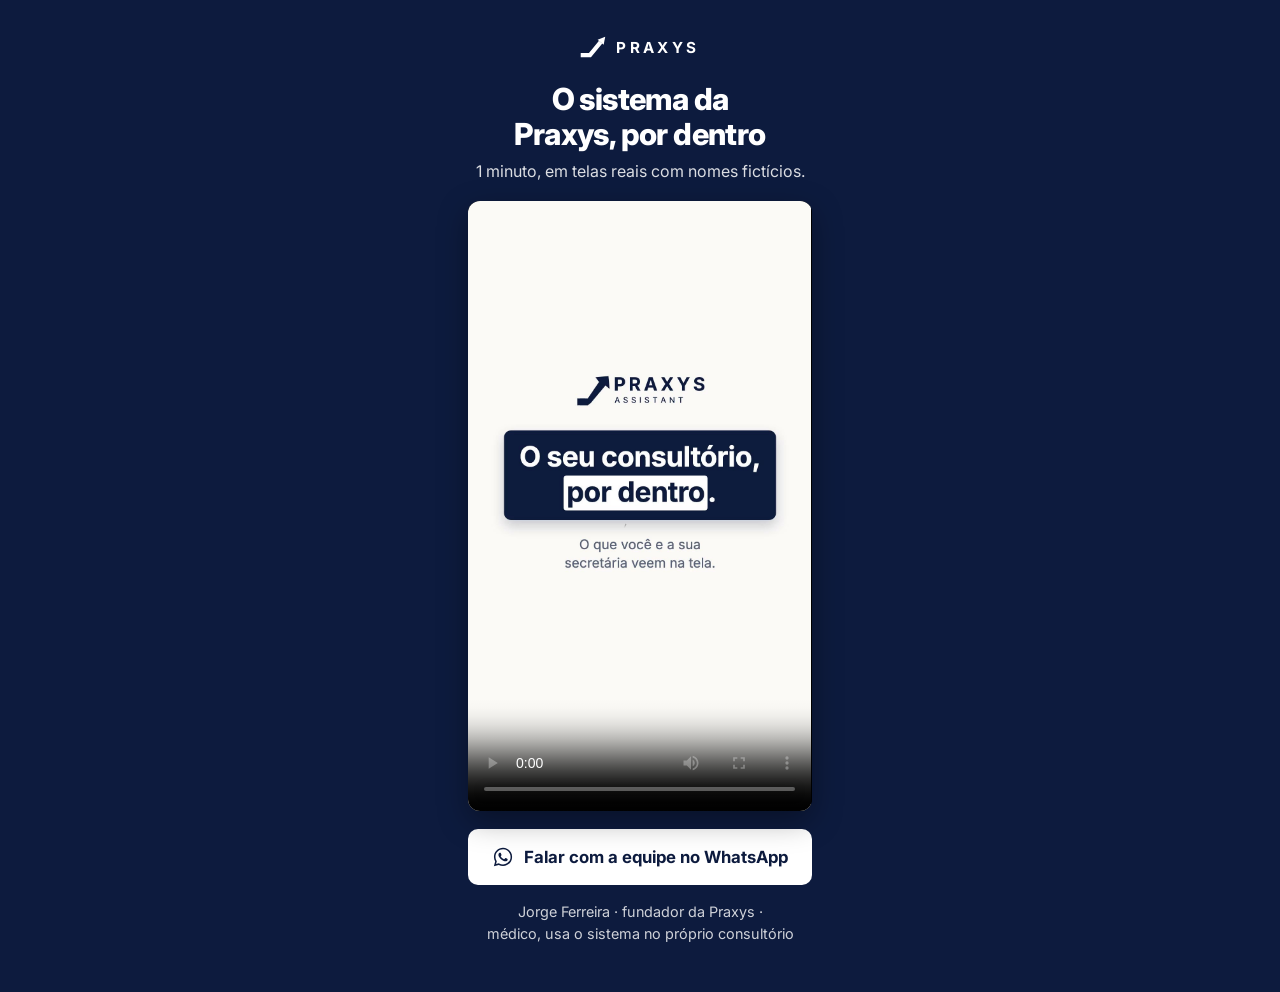
<file: sistema/index.html>
<!DOCTYPE html>
<html lang="pt-BR">
<head>
  <meta charset="UTF-8"/>
  <meta name="viewport" content="width=device-width,initial-scale=1.0"/>
  <title>O sistema da Praxys, por dentro · Praxys</title>
  <meta name="description" content="O sistema da Praxys, por dentro. 1 minuto, em telas reais com nomes fictícios."/>
  <meta property="og:type" content="video.other"/>
  <meta property="og:url" content="https://www.praxys.med.br/sistema/"/>
  <meta property="og:title" content="O sistema da Praxys, por dentro"/>
  <meta property="og:description" content="1 minuto, em telas reais com nomes fictícios."/>
  <meta property="og:image" content="https://www.praxys.med.br/sistema/PDS_pagina_poster.jpg"/>
  <!-- Página do link da DM (palavras AGENDA e LUCRO no Instagram): fora do Google e do sitemap -->
  <meta name="robots" content="noindex,follow"/>
  <link rel="canonical" href="https://www.praxys.med.br/sistema/"/>
  <link rel="icon" href="../favicon.svg" type="image/svg+xml"/>
  <link rel="apple-touch-icon" href="../apple-touch-icon.png"/>
  <link rel="preconnect" href="https://fonts.googleapis.com"/>
  <link rel="preconnect" href="https://fonts.gstatic.com" crossorigin/>
  <link rel="stylesheet" href="https://fonts.googleapis.com/css2?family=Inter:wght@300;400;600;700;800&display=swap"/>
  <link rel="stylesheet" href="../praxys-site.css?v=20260911"/>

  <!-- GA4 + Pixel do Meta + origem (UTM): o mesmo script do site inteiro -->
  <script src="../praxys-tracking.js?v=20260921"></script>

  <style>
    /* Quem chega aqui tocou no link da DM do Instagram: a página nasce para o celular.
       Vídeo vertical 9:16; no computador a coluna para em 420 px e fica no centro. */
    html,body{background:#0D1B3E;color:#fff;margin:0;}
    .sis{min-height:100vh;min-height:100svh;display:flex;flex-direction:column;max-width:420px;margin:0 auto;box-sizing:border-box;padding:22px 18px 28px;}
    .sis-top{display:flex;align-items:center;gap:10px;}
    .sis-top svg{width:26px;height:22px;color:#fff;}
    .sis-top .nome{font-family:var(--sans);font-weight:700;letter-spacing:.22em;font-size:.95rem;}
    .sis-meio{flex:1;display:flex;flex-direction:column;justify-content:center;padding:24px 0 8px;}
    h1{font-family:var(--sans);font-weight:800;font-size:1.6rem;line-height:1.15;letter-spacing:-.02em;margin:0 0 8px;text-wrap:balance;}
    .sub{margin:0 0 18px;font-size:1rem;line-height:1.45;opacity:.85;}
    .tela{position:relative;width:100%;aspect-ratio:9/16;background:#000;border-radius:12px;overflow:hidden;box-shadow:0 10px 30px rgba(0,0,0,.35);}
    .tela video{display:block;width:100%;height:100%;object-fit:contain;background:#000;}
    .btn-wa{display:flex;align-items:center;justify-content:center;gap:10px;margin-top:18px;width:100%;box-sizing:border-box;padding:17px 18px;border-radius:10px;background:#fff;color:#0D1B3E;font-family:var(--sans);font-weight:700;font-size:1.05rem;text-decoration:none;}
    .btn-wa svg{width:22px;height:22px;flex:none;}
    .btn-wa:active{transform:translateY(1px);}
    .assina{margin:16px 0 0;font-size:.9rem;line-height:1.5;opacity:.8;text-align:center;}
    .assina span{white-space:nowrap;}
    @media (min-width:760px){
      .sis{padding:36px 0 40px;}
      h1{font-size:1.9rem;text-align:center;}
      .sub{text-align:center;}
      /* No computador o vídeo encolhe com a altura da janela para o botão aparecer sem rolar. */
      .tela,.btn-wa{width:min(100%,calc((100vh - 290px) * 9 / 16));min-width:300px;margin-left:auto;margin-right:auto;}
      .sis-top{justify-content:center;}
    }
  </style>
</head>
<body>
<main class="sis">
  <div class="sis-top">
    <svg viewBox="6 13 73 61" aria-hidden="true"><path d="M 8 66 L 34 66 L 64 30" fill="none" stroke="currentColor" stroke-width="12" stroke-linejoin="miter"/><polygon points="76.8,14.6 72.5,37 55.5,23" fill="currentColor"/></svg>
    <span class="nome">PRAXYS</span>
  </div>

  <div class="sis-meio">
    <h1>O sistema da Praxys, por dentro</h1>
    <p class="sub">1 minuto, em telas reais com nomes fictícios.</p>
    <div class="tela">
      <video id="v" controls playsinline preload="metadata" poster="PDS_pagina_poster.jpg">
        <source src="PDS_pagina.mp4?v=2410" type="video/mp4"/>
      </video>
    </div>
    <a id="wa" class="btn-wa" data-track="sistema_whatsapp" href="https://wa.me/5521999426534?text=Vi%20o%20v%C3%ADdeo%20do%20sistema%20e%20quero%20saber%20como%20funciona%20no%20meu%20consult%C3%B3rio" target="_blank" rel="noopener">
      <svg viewBox="0 0 24 24" aria-hidden="true" fill="currentColor"><path d="M12.04 2C6.58 2 2.13 6.45 2.13 11.91c0 1.75.46 3.45 1.32 4.95L2.05 22l5.25-1.38c1.45.79 3.08 1.21 4.74 1.21 5.46 0 9.91-4.45 9.91-9.91C21.95 6.45 17.5 2 12.04 2zm0 18.15c-1.48 0-2.93-.4-4.2-1.15l-.3-.18-3.12.82.83-3.04-.2-.31a8.2 8.2 0 0 1-1.26-4.38c0-4.54 3.7-8.24 8.25-8.24 4.54 0 8.24 3.7 8.24 8.24 0 4.55-3.7 8.24-8.24 8.24zm4.52-6.16c-.25-.12-1.47-.72-1.69-.81-.23-.08-.39-.12-.56.12-.17.25-.64.81-.78.97-.14.17-.29.19-.54.06-.25-.12-1.05-.39-1.99-1.23-.74-.66-1.23-1.47-1.38-1.72-.14-.25-.02-.38.11-.51.11-.11.25-.29.37-.43.12-.14.17-.25.25-.41.08-.17.04-.31-.02-.43-.06-.12-.56-1.34-.76-1.84-.2-.48-.41-.42-.56-.43h-.48c-.17 0-.43.06-.66.31-.22.25-.86.85-.86 2.07 0 1.22.89 2.4 1.01 2.56.12.17 1.75 2.67 4.23 3.74.59.26 1.05.41 1.41.52.59.19 1.13.16 1.56.1.48-.07 1.47-.6 1.67-1.18.21-.58.21-1.07.14-1.18-.06-.11-.22-.17-.47-.29z"/></svg>
      Falar com a equipe no WhatsApp
    </a>
    <p class="assina"><span>Jorge Ferreira · fundador da Praxys ·</span> <span>médico, usa o sistema no próprio consultório</span></p>
  </div>
</main>

<script>
(function(){
  var q=new URLSearchParams(location.search);
  var src=(q.get('utm_source')||'').toLowerCase();

  // A palavra da DM (utm_content = agenda | lucro) entra na frase do WhatsApp, em maiúsculas.
  // Só letras, até 20: qualquer outra coisa vira a frase sem parênteses.
  var palavra=(q.get('utm_content')||'').trim();
  if(!/^[A-Za-z]{2,20}$/.test(palavra)) palavra='';
  palavra=palavra.toUpperCase();
  var frase='Vi o vídeo do sistema'+(palavra?' ('+palavra+')':'')+' e quero saber como funciona no meu consultório';
  document.getElementById('wa').href='https://wa.me/5521999426534?text='+encodeURIComponent(frase);

  // Origem: os links da DM já trazem utm_medium=dm, e o praxys-tracking.js grava como veio.
  // Se algum link chegar do Instagram sem utm_medium, o script completaria com "pago":
  // aqui é DM (orgânico), não anúncio, então corrige para instagram / dm / palavra.
  // Link de anúncio (utm_medium=paid ou fbclid) nunca entra aqui: grava como veio.
  if(src==='instagram' && !q.get('utm_medium') && !q.get('fbclid')){
    try{
      var o=JSON.parse(localStorage.getItem('praxys_origem')||'null');
      if(o && o.utm_source==='instagram' && o.utm_medium==='pago'){
        o.utm_medium='dm';
        if(!q.get('utm_campaign')) o.utm_campaign='palavra';
        localStorage.setItem('praxys_origem',JSON.stringify(o));
      }
    }catch(_){}
  }

  // Acesso à página: contador + GA4 + evento personalizado no Pixel
  // (sistema_visita_agenda / sistema_visita_lucro = DM da palavra; sistema_visita = outra origem)
  try{ window.praxysTrack && praxysTrack(palavra?'sistema_visita_'+palavra.toLowerCase():'sistema_visita'); }catch(_){}

  // Quanto do vídeo foi visto: play, metade, fim (uma vez cada)
  var v=document.getElementById('v'), feito={};
  function marca(ev){ if(feito[ev]) return; feito[ev]=1; try{ window.praxysTrack && praxysTrack(ev); }catch(_){} }
  v.addEventListener('play',function(){ marca('sistema_play'); });
  v.addEventListener('timeupdate',function(){ if(v.duration && v.currentTime/v.duration>=0.5) marca('sistema_50'); });
  v.addEventListener('ended',function(){ marca('sistema_fim'); });
})();
</script>
</body>
</html>
</file>
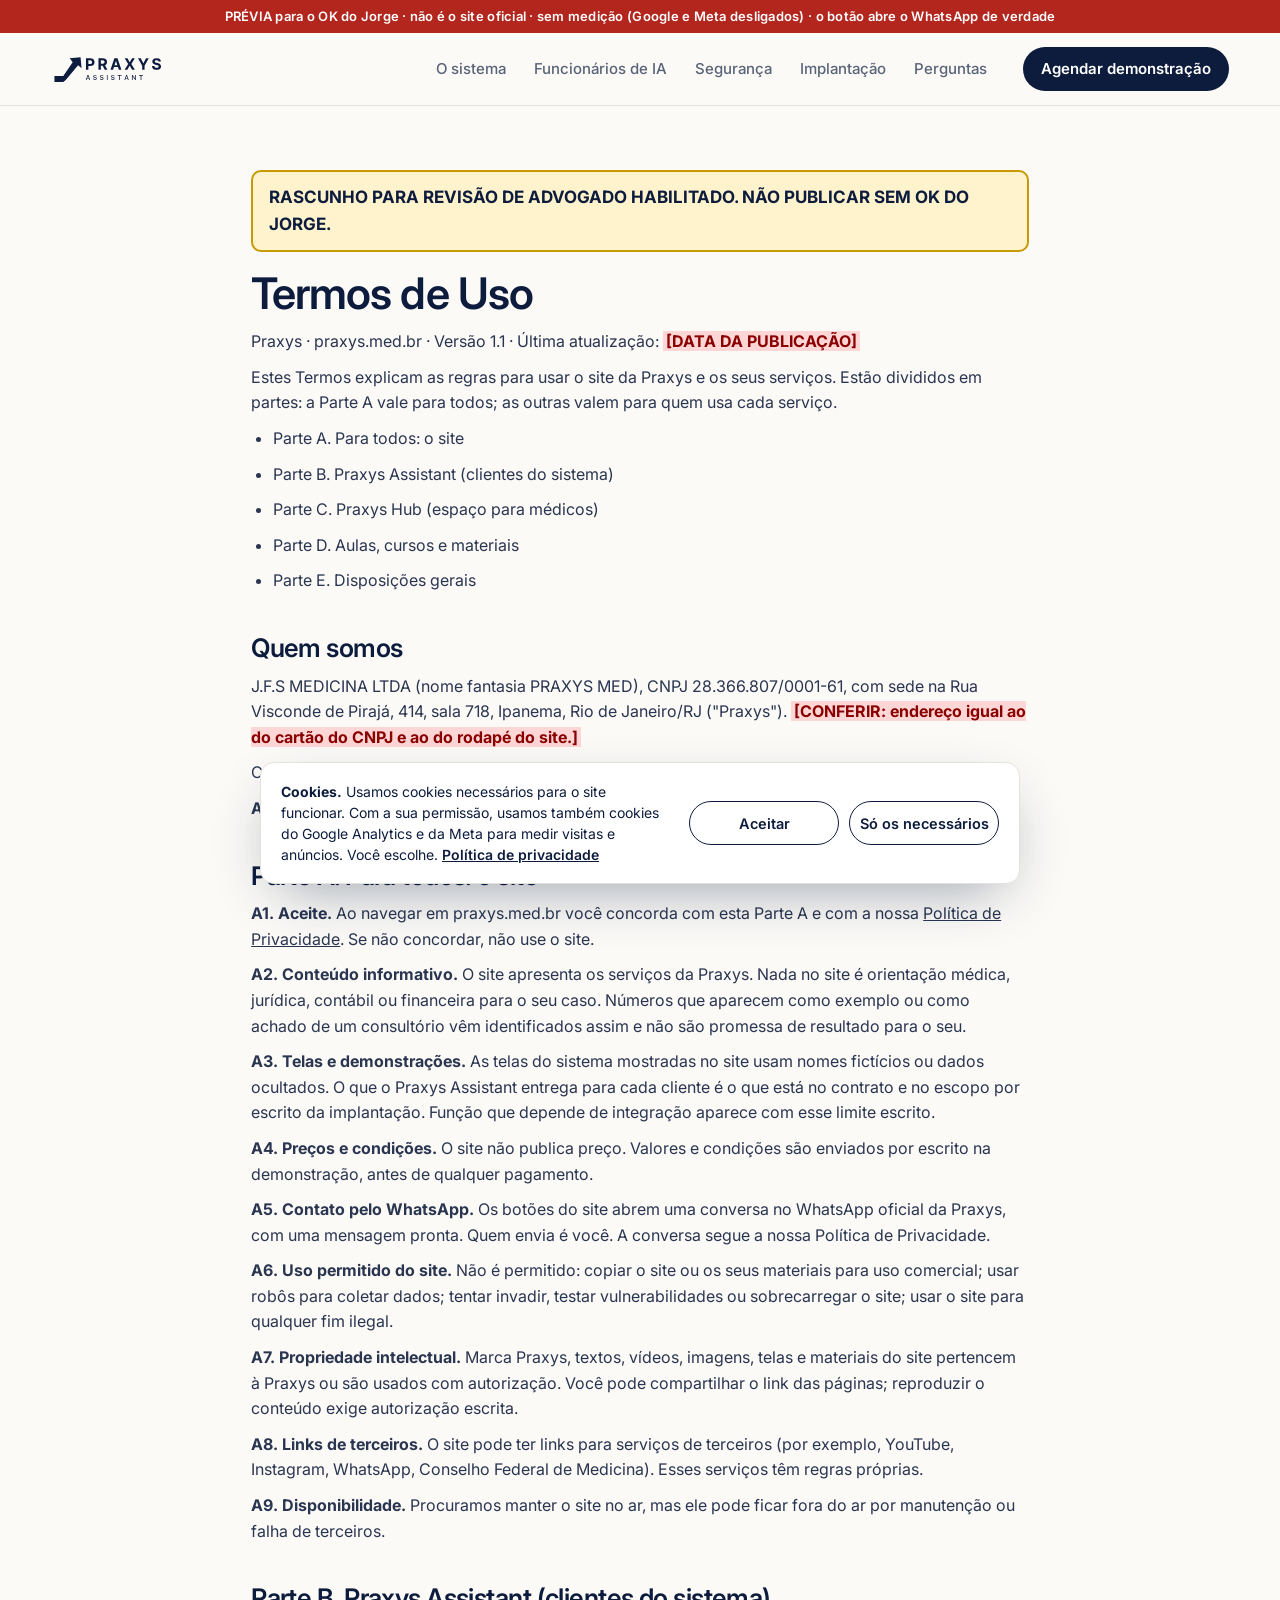
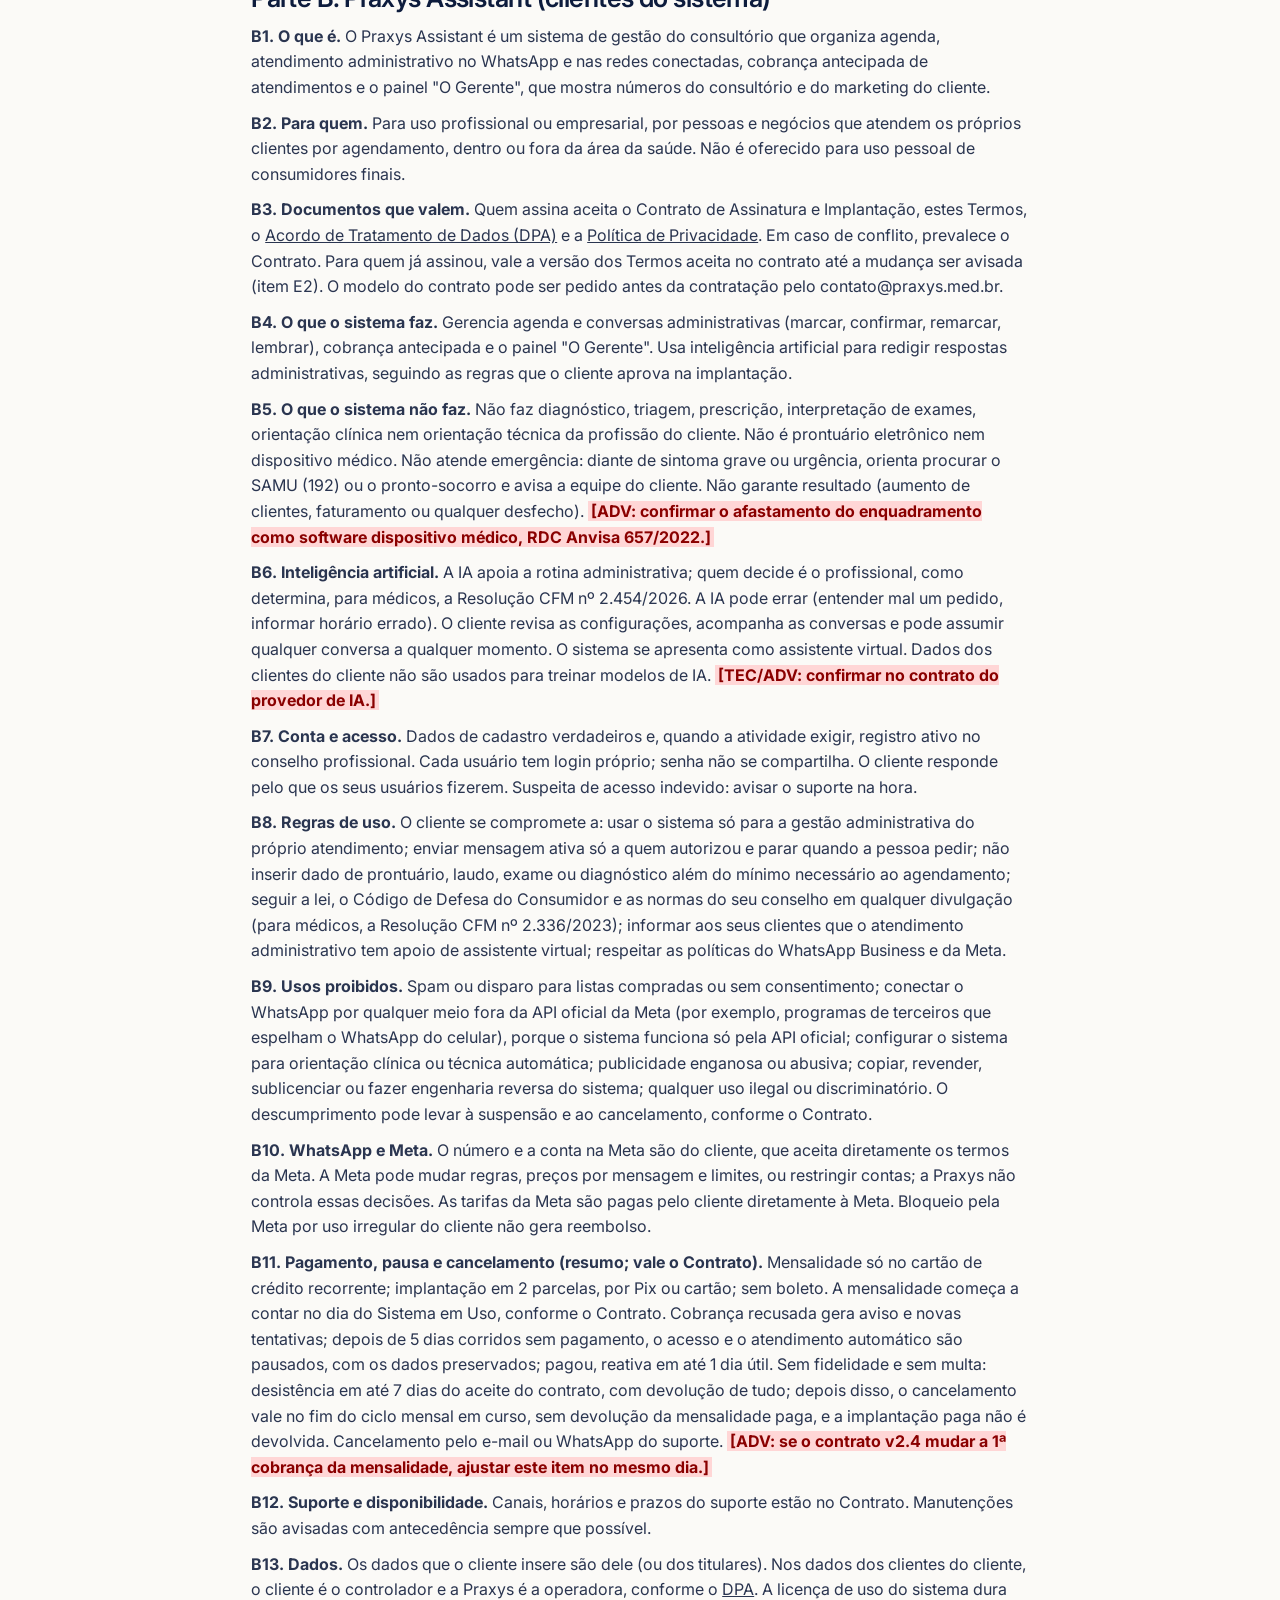
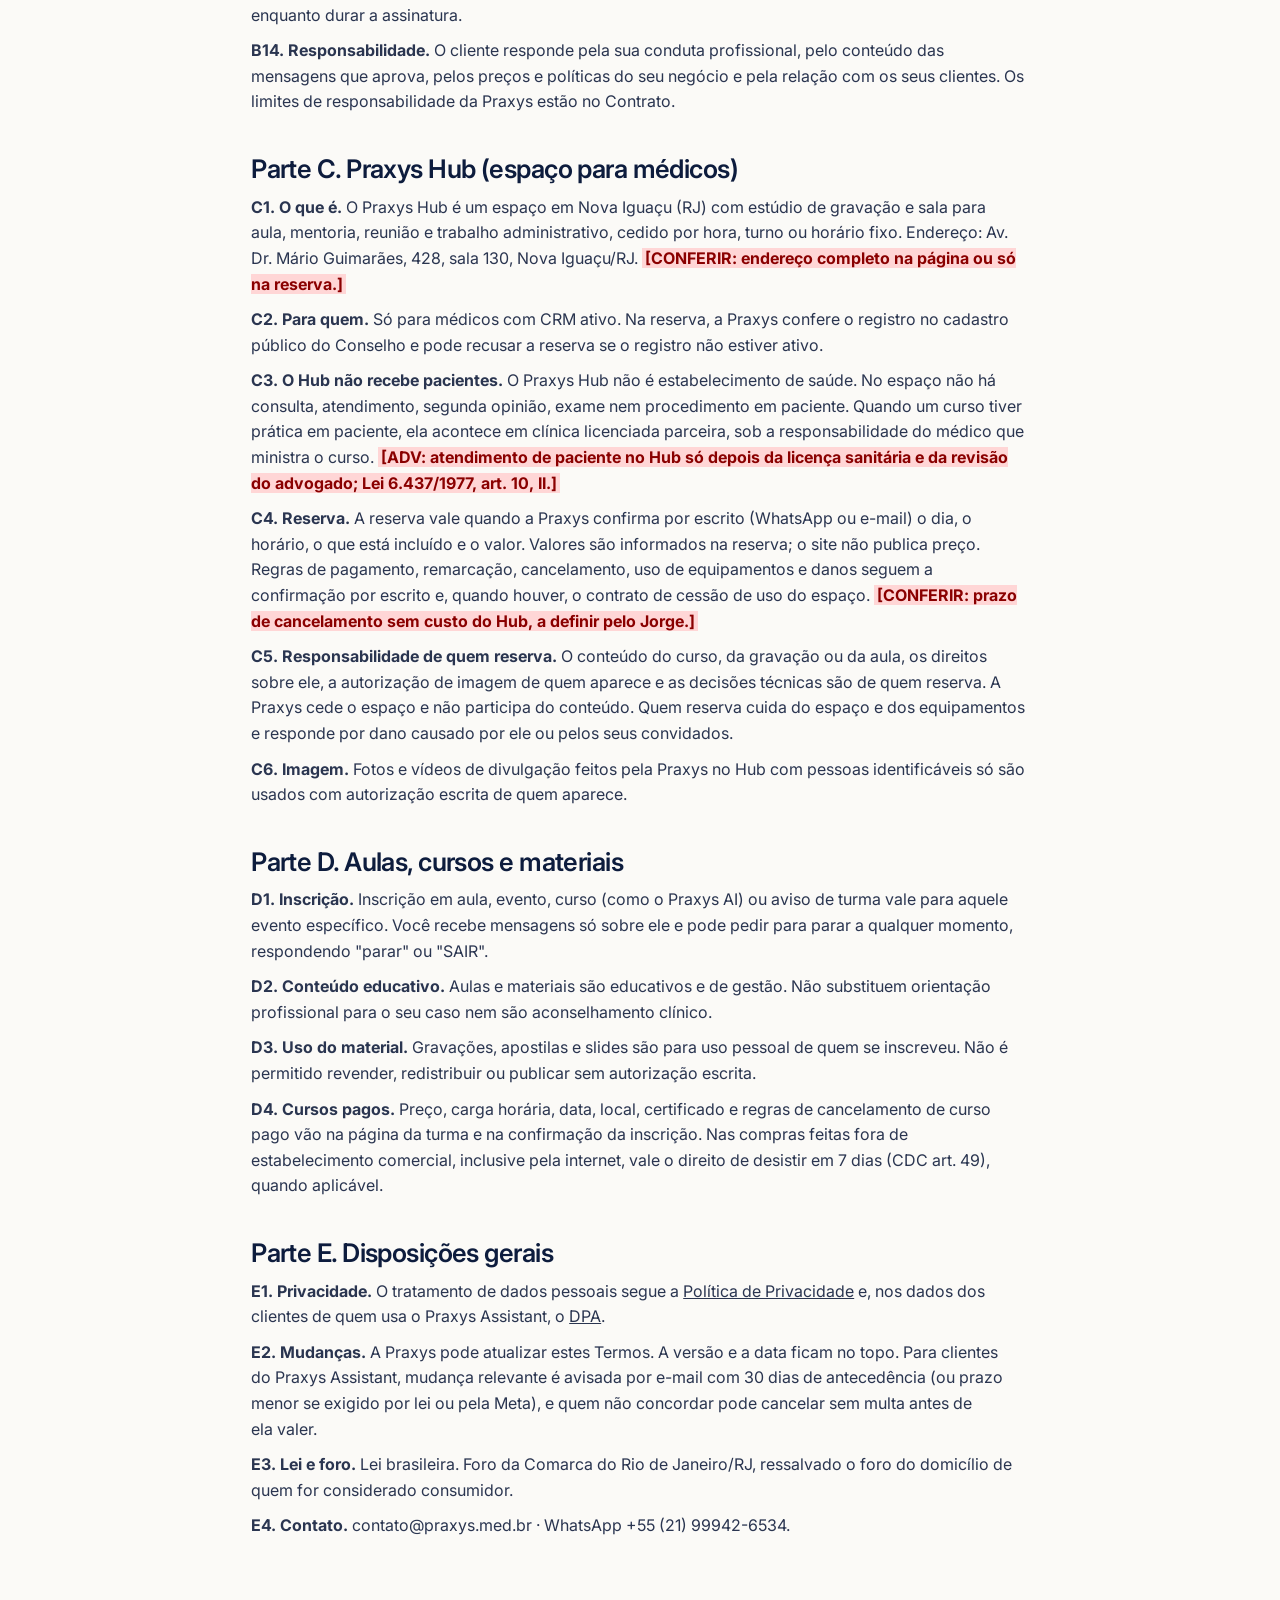
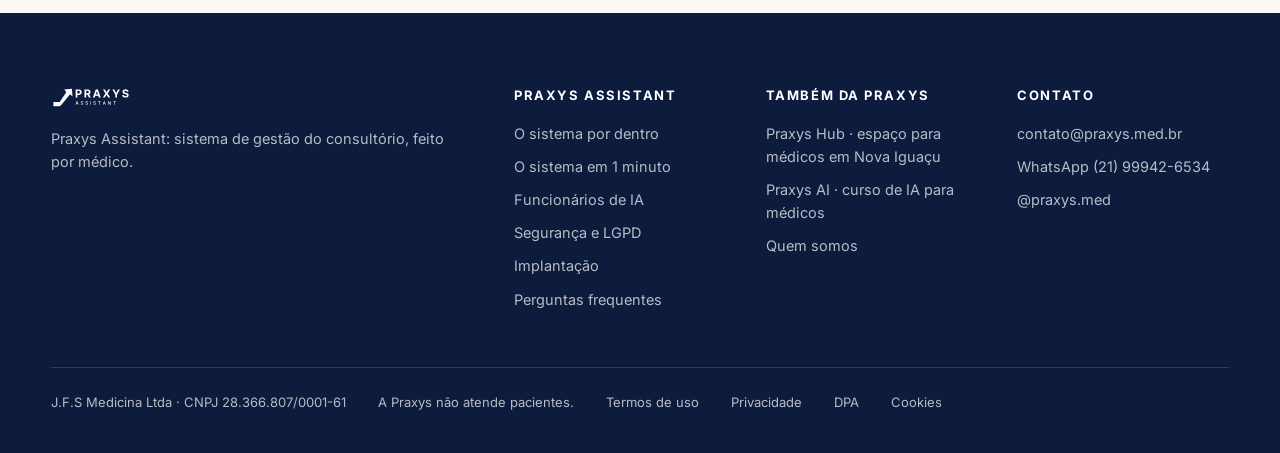
<file: termos/index.html>
<!DOCTYPE html>
<html lang="pt-BR" data-root="../">
<head>
<meta charset="UTF-8">
<meta name="viewport" content="width=device-width,initial-scale=1">
<title>Termos de Uso · Praxys</title>
<meta name="description" content="Termos de uso do site da Praxys e dos serviços Praxys Assistant, Praxys Hub e aulas.">
<meta name="robots" content="noindex,nofollow">
<link rel="canonical" href="https://www.praxys.med.br/termos/">
<meta property="og:type" content="website">
<meta property="og:url" content="https://www.praxys.med.br/termos/">
<meta property="og:title" content="Termos de Uso · Praxys">
<meta property="og:description" content="Termos de uso do site da Praxys e dos serviços Praxys Assistant, Praxys Hub e aulas.">
<meta property="og:image" content="https://www.praxys.med.br/assets/og-assistant.jpg">
<meta property="og:locale" content="pt_BR">
<link rel="icon" href="../favicon.svg" type="image/svg+xml">
<link rel="apple-touch-icon" href="../apple-touch-icon.png">
<link rel="preconnect" href="https://fonts.googleapis.com"><link rel="preconnect" href="https://fonts.gstatic.com" crossorigin>
<link href="https://fonts.googleapis.com/css2?family=Inter:wght@400;500;600;700&family=Newsreader:ital,opsz,wght@1,6..72,400&display=swap" rel="stylesheet">
<link rel="stylesheet" href="../assets/site.css?v=2410">
<script src="../assets/site.js?v=2410" defer></script>
</head>
<body>
<div class="prev">PRÉVIA para o OK do Jorge · não é o site oficial · sem medição (Google e Meta desligados) · o botão abre o WhatsApp de verdade</div>
<header class="top" id="top">
  <div class="wrap">
    <a class="logo" href="../" aria-label="Praxys Assistant, início"><img src="../assets/logo.svg" alt="Praxys" width="160" height="34"></a>
    <nav aria-label="Principal">
      <a href="../assistant/">O sistema</a>
      <a href="../#funcionarios">Funcionários de IA</a>
      <a href="../#seguranca">Segurança</a>
      <a href="../#implantacao">Implantação</a>
      <a href="../#perguntas">Perguntas</a>
    </nav>
    <a class="btn btn-sm wa" href="https://wa.me/5521999426534?text=Ol%C3%A1%21%20Vi%20o%20site%20e%20quero%20agendar%20uma%20demonstra%C3%A7%C3%A3o%20do%20Praxys%20Assistant.%20%28site%2Ftermos-topo%29" data-codigo="termos-topo" data-track="demo_click" target="_blank" rel="noopener">Agendar demonstração</a>
    <button class="burger" aria-label="Abrir menu" aria-expanded="false"><span></span><span></span><span></span></button>
  </div>
</header>
<main>
<section class="legal-sec">
  <div class="wrap legal">
<div class="rascunho"><strong>RASCUNHO PARA REVISÃO DE ADVOGADO HABILITADO. NÃO PUBLICAR SEM OK DO JORGE.</strong></div>
<h1>Termos de Uso</h1>
<p>Praxys · praxys.med.br · Versão 1.1 · Última atualização: <mark class="pendente">[DATA DA PUBLICAÇÃO]</mark></p>
<p>Estes Termos explicam as regras para usar o site da Praxys e os seus serviços. Estão divididos em partes: a Parte A vale para todos; as outras valem para quem usa cada serviço.</p>
<ul>
<li>Parte A. Para todos: o site</li>
<li>Parte B. Praxys Assistant (clientes do sistema)</li>
<li>Parte C. Praxys Hub (espaço para médicos)</li>
<li>Parte D. Aulas, cursos e materiais</li>
<li>Parte E. Disposições gerais</li>
</ul>
<h2>Quem somos</h2>
<p>J.F.S MEDICINA LTDA (nome fantasia PRAXYS MED), CNPJ 28.366.807/0001-61, com sede na Rua Visconde de Pirajá, 414, sala 718, Ipanema, Rio de Janeiro/RJ ("Praxys"). <mark class="pendente">[CONFERIR: endereço igual ao do cartão do CNPJ e ao do rodapé do site.]</mark></p>
<p>Contato: contato@praxys.med.br · WhatsApp +55 (21) 99942-6534 (segunda a sexta, 9h às 18h).</p>
<p><strong>A Praxys não atende pacientes.</strong> Os serviços são para médicos, profissionais e negócios.</p>
<h2>Parte A. Para todos: o site</h2>
<p><strong>A1. Aceite.</strong> Ao navegar em praxys.med.br você concorda com esta Parte A e com a nossa <a href="../privacidade/">Política de Privacidade</a>. Se não concordar, não use o site.</p>
<p><strong>A2. Conteúdo informativo.</strong> O site apresenta os serviços da Praxys. Nada no site é orientação médica, jurídica, contábil ou financeira para o seu caso. Números que aparecem como exemplo ou como achado de um consultório vêm identificados assim e não são promessa de resultado para o seu.</p>
<p><strong>A3. Telas e demonstrações.</strong> As telas do sistema mostradas no site usam nomes fictícios ou dados ocultados. O que o Praxys Assistant entrega para cada cliente é o que está no contrato e no escopo por escrito da implantação. Função que depende de integração aparece com esse limite escrito.</p>
<p><strong>A4. Preços e condições.</strong> O site não publica preço. Valores e condições são enviados por escrito na demonstração, antes de qualquer pagamento.</p>
<p><strong>A5. Contato pelo WhatsApp.</strong> Os botões do site abrem uma conversa no WhatsApp oficial da Praxys, com uma mensagem pronta. Quem envia é você. A conversa segue a nossa Política de Privacidade.</p>
<p><strong>A6. Uso permitido do site.</strong> Não é permitido: copiar o site ou os seus materiais para uso comercial; usar robôs para coletar dados; tentar invadir, testar vulnerabilidades ou sobrecarregar o site; usar o site para qualquer fim ilegal.</p>
<p><strong>A7. Propriedade intelectual.</strong> Marca Praxys, textos, vídeos, imagens, telas e materiais do site pertencem à Praxys ou são usados com autorização. Você pode compartilhar o link das páginas; reproduzir o conteúdo exige autorização escrita.</p>
<p><strong>A8. Links de terceiros.</strong> O site pode ter links para serviços de terceiros (por exemplo, YouTube, Instagram, WhatsApp, Conselho Federal de Medicina). Esses serviços têm regras próprias.</p>
<p><strong>A9. Disponibilidade.</strong> Procuramos manter o site no ar, mas ele pode ficar fora do ar por manutenção ou falha de terceiros.</p>
<h2>Parte B. Praxys Assistant (clientes do sistema)</h2>
<p><strong>B1. O que é.</strong> O Praxys Assistant é um sistema de gestão do consultório que organiza agenda, atendimento administrativo no WhatsApp e nas redes conectadas, cobrança antecipada de atendimentos e o painel "O Gerente", que mostra números do consultório e do marketing do cliente.</p>
<p><strong>B2. Para quem.</strong> Para uso profissional ou empresarial, por pessoas e negócios que atendem os próprios clientes por agendamento, dentro ou fora da área da saúde. Não é oferecido para uso pessoal de consumidores finais.</p>
<p><strong>B3. Documentos que valem.</strong> Quem assina aceita o Contrato de Assinatura e Implantação, estes Termos, o <a href="../dpa/">Acordo de Tratamento de Dados (DPA)</a> e a <a href="../privacidade/">Política de Privacidade</a>. Em caso de conflito, prevalece o Contrato. Para quem já assinou, vale a versão dos Termos aceita no contrato até a mudança ser avisada (item E2). O modelo do contrato pode ser pedido antes da contratação pelo contato@praxys.med.br.</p>
<p><strong>B4. O que o sistema faz.</strong> Gerencia agenda e conversas administrativas (marcar, confirmar, remarcar, lembrar), cobrança antecipada e o painel "O Gerente". Usa inteligência artificial para redigir respostas administrativas, seguindo as regras que o cliente aprova na implantação.</p>
<p><strong>B5. O que o sistema não faz.</strong> Não faz diagnóstico, triagem, prescrição, interpretação de exames, orientação clínica nem orientação técnica da profissão do cliente. Não é prontuário eletrônico nem dispositivo médico. Não atende emergência: diante de sintoma grave ou urgência, orienta procurar o SAMU (192) ou o pronto-socorro e avisa a equipe do cliente. Não garante resultado (aumento de clientes, faturamento ou qualquer desfecho). <mark class="pendente">[ADV: confirmar o afastamento do enquadramento como software dispositivo médico, RDC Anvisa 657/2022.]</mark></p>
<p><strong>B6. Inteligência artificial.</strong> A IA apoia a rotina administrativa; quem decide é o profissional, como determina, para médicos, a Resolução CFM nº 2.454/2026. A IA pode errar (entender mal um pedido, informar horário errado). O cliente revisa as configurações, acompanha as conversas e pode assumir qualquer conversa a qualquer momento. O sistema se apresenta como assistente virtual. Dados dos clientes do cliente não são usados para treinar modelos de IA. <mark class="pendente">[TEC/ADV: confirmar no contrato do provedor de IA.]</mark></p>
<p><strong>B7. Conta e acesso.</strong> Dados de cadastro verdadeiros e, quando a atividade exigir, registro ativo no conselho profissional. Cada usuário tem login próprio; senha não se compartilha. O cliente responde pelo que os seus usuários fizerem. Suspeita de acesso indevido: avisar o suporte na hora.</p>
<p><strong>B8. Regras de uso.</strong> O cliente se compromete a: usar o sistema só para a gestão administrativa do próprio atendimento; enviar mensagem ativa só a quem autorizou e parar quando a pessoa pedir; não inserir dado de prontuário, laudo, exame ou diagnóstico além do mínimo necessário ao agendamento; seguir a lei, o Código de Defesa do Consumidor e as normas do seu conselho em qualquer divulgação (para médicos, a Resolução CFM nº 2.336/2023); informar aos seus clientes que o atendimento administrativo tem apoio de assistente virtual; respeitar as políticas do WhatsApp Business e da Meta.</p>
<p><strong>B9. Usos proibidos.</strong> Spam ou disparo para listas compradas ou sem consentimento; conectar o WhatsApp por qualquer meio fora da API oficial da Meta (por exemplo, programas de terceiros que espelham o WhatsApp do celular), porque o sistema funciona só pela API oficial; configurar o sistema para orientação clínica ou técnica automática; publicidade enganosa ou abusiva; copiar, revender, sublicenciar ou fazer engenharia reversa do sistema; qualquer uso ilegal ou discriminatório. O descumprimento pode levar à suspensão e ao cancelamento, conforme o Contrato.</p>
<p><strong>B10. WhatsApp e Meta.</strong> O número e a conta na Meta são do cliente, que aceita diretamente os termos da Meta. A Meta pode mudar regras, preços por mensagem e limites, ou restringir contas; a Praxys não controla essas decisões. As tarifas da Meta são pagas pelo cliente diretamente à Meta. Bloqueio pela Meta por uso irregular do cliente não gera reembolso.</p>
<p><strong>B11. Pagamento, pausa e cancelamento (resumo; vale o Contrato).</strong> Mensalidade só no cartão de crédito recorrente; implantação em 2 parcelas, por Pix ou cartão; sem boleto. A mensalidade começa a contar no dia do Sistema em Uso, conforme o Contrato. Cobrança recusada gera aviso e novas tentativas; depois de 5 dias corridos sem pagamento, o acesso e o atendimento automático são pausados, com os dados preservados; pagou, reativa em até 1 dia útil. Sem fidelidade e sem multa: desistência em até 7 dias do aceite do contrato, com devolução de tudo; depois disso, o cancelamento vale no fim do ciclo mensal em curso, sem devolução da mensalidade paga, e a implantação paga não é devolvida. Cancelamento pelo e-mail ou WhatsApp do suporte. <mark class="pendente">[ADV: se o contrato v2.4 mudar a 1ª cobrança da mensalidade, ajustar este item no mesmo dia.]</mark></p>
<p><strong>B12. Suporte e disponibilidade.</strong> Canais, horários e prazos do suporte estão no Contrato. Manutenções são avisadas com antecedência sempre que possível.</p>
<p><strong>B13. Dados.</strong> Os dados que o cliente insere são dele (ou dos titulares). Nos dados dos clientes do cliente, o cliente é o controlador e a Praxys é a operadora, conforme o <a href="../dpa/">DPA</a>. A licença de uso do sistema dura enquanto durar a assinatura.</p>
<p><strong>B14. Responsabilidade.</strong> O cliente responde pela sua conduta profissional, pelo conteúdo das mensagens que aprova, pelos preços e políticas do seu negócio e pela relação com os seus clientes. Os limites de responsabilidade da Praxys estão no Contrato.</p>
<h2>Parte C. Praxys Hub (espaço para médicos)</h2>
<p><strong>C1. O que é.</strong> O Praxys Hub é um espaço em Nova Iguaçu (RJ) com estúdio de gravação e sala para aula, mentoria, reunião e trabalho administrativo, cedido por hora, turno ou horário fixo. Endereço: Av. Dr. Mário Guimarães, 428, sala 130, Nova Iguaçu/RJ. <mark class="pendente">[CONFERIR: endereço completo na página ou só na reserva.]</mark></p>
<p><strong>C2. Para quem.</strong> Só para médicos com CRM ativo. Na reserva, a Praxys confere o registro no cadastro público do Conselho e pode recusar a reserva se o registro não estiver ativo.</p>
<p><strong>C3. O Hub não recebe pacientes.</strong> O Praxys Hub não é estabelecimento de saúde. No espaço não há consulta, atendimento, segunda opinião, exame nem procedimento em paciente. Quando um curso tiver prática em paciente, ela acontece em clínica licenciada parceira, sob a responsabilidade do médico que ministra o curso. <mark class="pendente">[ADV: atendimento de paciente no Hub só depois da licença sanitária e da revisão do advogado; Lei 6.437/1977, art. 10, II.]</mark></p>
<p><strong>C4. Reserva.</strong> A reserva vale quando a Praxys confirma por escrito (WhatsApp ou e-mail) o dia, o horário, o que está incluído e o valor. Valores são informados na reserva; o site não publica preço. Regras de pagamento, remarcação, cancelamento, uso de equipamentos e danos seguem a confirmação por escrito e, quando houver, o contrato de cessão de uso do espaço. <mark class="pendente">[CONFERIR: prazo de cancelamento sem custo do Hub, a definir pelo Jorge.]</mark></p>
<p><strong>C5. Responsabilidade de quem reserva.</strong> O conteúdo do curso, da gravação ou da aula, os direitos sobre ele, a autorização de imagem de quem aparece e as decisões técnicas são de quem reserva. A Praxys cede o espaço e não participa do conteúdo. Quem reserva cuida do espaço e dos equipamentos e responde por dano causado por ele ou pelos seus convidados.</p>
<p><strong>C6. Imagem.</strong> Fotos e vídeos de divulgação feitos pela Praxys no Hub com pessoas identificáveis só são usados com autorização escrita de quem aparece.</p>
<h2>Parte D. Aulas, cursos e materiais</h2>
<p><strong>D1. Inscrição.</strong> Inscrição em aula, evento, curso (como o Praxys AI) ou aviso de turma vale para aquele evento específico. Você recebe mensagens só sobre ele e pode pedir para parar a qualquer momento, respondendo "parar" ou "SAIR".</p>
<p><strong>D2. Conteúdo educativo.</strong> Aulas e materiais são educativos e de gestão. Não substituem orientação profissional para o seu caso nem são aconselhamento clínico.</p>
<p><strong>D3. Uso do material.</strong> Gravações, apostilas e slides são para uso pessoal de quem se inscreveu. Não é permitido revender, redistribuir ou publicar sem autorização escrita.</p>
<p><strong>D4. Cursos pagos.</strong> Preço, carga horária, data, local, certificado e regras de cancelamento de curso pago vão na página da turma e na confirmação da inscrição. Nas compras feitas fora de estabelecimento comercial, inclusive pela internet, vale o direito de desistir em 7 dias (CDC art. 49), quando aplicável.</p>
<h2>Parte E. Disposições gerais</h2>
<p><strong>E1. Privacidade.</strong> O tratamento de dados pessoais segue a <a href="../privacidade/">Política de Privacidade</a> e, nos dados dos clientes de quem usa o Praxys Assistant, o <a href="../dpa/">DPA</a>.</p>
<p><strong>E2. Mudanças.</strong> A Praxys pode atualizar estes Termos. A versão e a data ficam no topo. Para clientes do Praxys Assistant, mudança relevante é avisada por e-mail com 30 dias de antecedência (ou prazo menor se exigido por lei ou pela Meta), e quem não concordar pode cancelar sem multa antes de ela valer.</p>
<p><strong>E3. Lei e foro.</strong> Lei brasileira. Foro da Comarca do Rio de Janeiro/RJ, ressalvado o foro do domicílio de quem for considerado consumidor.</p>
<p><strong>E4. Contato.</strong> contato@praxys.med.br · WhatsApp +55 (21) 99942-6534.</p>
  </div>
</section>
</main>
<footer>
  <div class="wrap">
    <div class="cols">
      <div><a class="logo" href="../"><img src="../assets/logo-branco.svg" alt="Praxys" width="113" height="24"></a><p>Praxys Assistant: sistema de gestão do consultório, feito por médico.</p></div>
      <div><h5>Praxys Assistant</h5><ul><li><a href="../assistant/">O sistema por dentro</a></li><li><a href="../sistema/">O sistema em 1 minuto</a></li><li><a href="../#funcionarios">Funcionários de IA</a></li><li><a href="../#seguranca">Segurança e LGPD</a></li><li><a href="../#implantacao">Implantação</a></li><li><a href="../#perguntas">Perguntas frequentes</a></li></ul></div>
      <div><h5>Também da Praxys</h5><ul><li><a href="https://www.praxys.med.br/med.html">Praxys Hub · espaço para médicos em Nova Iguaçu</a></li><li><a href="../ai/">Praxys AI · curso de IA para médicos</a></li><li><a href="../#quem-faz">Quem somos</a></li></ul></div>
      <div><h5>Contato</h5><ul><li><a href="mailto:contato@praxys.med.br">contato@praxys.med.br</a></li><li>WhatsApp (21) 99942-6534</li><li><a href="https://www.instagram.com/praxys.med/" rel="noopener">@praxys.med</a></li></ul></div>
    </div>
    <div class="base"><span>J.F.S Medicina Ltda · CNPJ 28.366.807/0001-61</span><span>A Praxys não atende pacientes.</span><a href="../termos/">Termos de uso</a><a href="../privacidade/">Privacidade</a><a href="../dpa/">DPA</a><button type="button" class="cookie-link" data-cookies>Cookies</button></div>
  </div>
</footer>
<div class="mcta"><a class="btn wa" href="https://wa.me/5521999426534?text=Ol%C3%A1%21%20Vi%20o%20site%20e%20quero%20agendar%20uma%20demonstra%C3%A7%C3%A3o%20do%20Praxys%20Assistant.%20%28site%2Ftermos-barra%29" data-codigo="termos-barra" data-track="demo_click" target="_blank" rel="noopener"><svg viewBox="0 0 24 24" fill="currentColor" aria-hidden="true"><path d="M12 2a10 10 0 0 0-8.6 15.1L2 22l5-1.3A10 10 0 1 0 12 2Zm0 18.2c-1.5 0-3-.4-4.2-1.2l-.3-.2-3 .8.8-2.9-.2-.3A8.2 8.2 0 1 1 12 20.2Zm4.5-6.1c-.2-.1-1.5-.7-1.7-.8s-.4-.1-.6.1-.7.8-.8 1-.3.2-.5.1a6.7 6.7 0 0 1-3.3-2.9c-.2-.4.2-.4.7-1.3.1-.2 0-.3 0-.4l-.8-1.8c-.2-.5-.4-.4-.6-.4h-.5a1 1 0 0 0-.7.3 3 3 0 0 0-.9 2.2 5.2 5.2 0 0 0 1.1 2.7 11.8 11.8 0 0 0 4.5 4c1.7.7 2.3.8 3.2.6a2.7 2.7 0 0 0 1.8-1.3 2.2 2.2 0 0 0 .1-1.3c0-.1-.2-.2-.5-.3Z"/></svg>Agendar demonstração no WhatsApp</a></div>
<div class="cookies" id="cookies" role="dialog" aria-live="polite" aria-label="Aviso de cookies" hidden>
  <p><b>Cookies.</b> Usamos cookies necessários para o site funcionar. Com a sua permissão, usamos também cookies do Google Analytics e da Meta para medir visitas e anúncios. Você escolhe. <a href="../privacidade/">Política de privacidade</a></p>
  <div class="cookies-bt"><button type="button" data-consent="aceito">Aceitar</button><button type="button" data-consent="necessarios">Só os necessários</button></div>
</div>
</body>
</html>
</file>
<file: assets/site.css>
/* Praxys Assistant · protótipo local v1 (23/10/2026) · padrão v4 navy minimalista */
:root{
  --navy:#0d1c3d; --navy-2:#13285a; --ink:#0d1c3d; --paper:#FBFAF7; --white:#fff;
  --muted:#5A6478; --line:#E4E2DC; --line-dark:rgba(255,255,255,.14);
  --mark:#FFC83D; --ok:#1f8a5b;
  --wrap:1320px; --pad:clamp(20px,4vw,56px);
  --r:14px; --r-sm:10px;
  --sans:"Inter",system-ui,-apple-system,Segoe UI,Roboto,sans-serif;
  --serif:"Newsreader",Georgia,serif;
}
*{box-sizing:border-box;margin:0;padding:0}
html{scroll-behavior:smooth;-webkit-text-size-adjust:100%}
body{font-family:var(--sans);color:var(--ink);background:var(--paper);font-size:17px;line-height:1.6;-webkit-font-smoothing:antialiased}
img,video{display:block;max-width:100%;height:auto}
a{color:inherit}
em.s{font-family:var(--serif);font-style:italic;font-weight:400}
.wrap{max-width:var(--wrap);margin:0 auto;padding:0 var(--pad)}
section{padding:clamp(72px,9vw,128px) 0}
.dark{background:var(--navy);color:#fff}
.dark .muted{color:rgba(255,255,255,.68)}
.white{background:#fff}
.muted{color:var(--muted)}
.eyebrow{font-size:13px;font-weight:600;letter-spacing:.14em;text-transform:uppercase;color:var(--muted);margin-bottom:20px}
.dark .eyebrow{color:rgba(255,255,255,.6)}
h1,h2,h3{font-weight:600;letter-spacing:-.022em;line-height:1.08;text-wrap:balance}
h1{font-size:clamp(38px,4.3vw,64px)}
h2{font-size:clamp(32px,3.8vw,54px)}
h3{font-size:clamp(21px,1.7vw,26px);letter-spacing:-.012em;line-height:1.2}
p{text-wrap:pretty}
.lead{font-size:clamp(18px,1.45vw,21px);color:var(--muted);max-width:60ch}
.dark .lead{color:rgba(255,255,255,.72)}
.mk{background:linear-gradient(transparent 62%,rgba(255,200,61,.55) 62%);padding:0 .08em}

/* botão único */
.btn{display:inline-flex;align-items:center;gap:10px;min-height:52px;padding:0 26px;border-radius:999px;background:var(--navy);color:#fff;font-weight:600;font-size:16px;text-decoration:none;border:0;cursor:pointer;transition:transform .15s ease,background .15s ease}
.btn:hover{background:var(--navy-2);transform:translateY(-1px)}
.btn:focus-visible{outline:3px solid var(--mark);outline-offset:3px}
.dark .btn{background:#fff;color:var(--navy)}
.dark .btn:hover{background:#f1efe9}
.btn svg{width:20px;height:20px}
.btn-sm{min-height:44px;padding:0 18px;font-size:15px}
.link{font-weight:600;text-decoration:none;border-bottom:1.5px solid currentColor;padding-bottom:2px}
.note{font-size:13px;color:var(--muted);margin-top:14px}
.dark .note{color:rgba(255,255,255,.55)}

/* topo */
.top{position:sticky;top:0;z-index:50;background:rgba(251,250,247,.92);backdrop-filter:saturate(1.4) blur(10px);border-bottom:1px solid var(--line)}
.top .wrap{display:flex;align-items:center;gap:36px;height:72px}
.top .logo img{height:34px;width:auto}
.top nav{display:flex;gap:28px;margin-left:auto}
.top nav a{text-decoration:none;font-size:15px;font-weight:500;color:var(--muted)}
.top nav a:hover,.top nav a[aria-current]{color:var(--ink)}
.burger{display:none;margin-left:auto;background:none;border:0;width:44px;height:44px;cursor:pointer}
.burger span{display:block;height:2px;background:var(--ink);margin:6px 10px}
.prev{background:#b3261e;color:#fff;text-align:center;font-size:13px;font-weight:600;padding:6px 12px;letter-spacing:.02em}

/* hero */
.hero{padding:clamp(48px,6vw,88px) 0 clamp(56px,7vw,96px)}
.hero .grid{display:grid;grid-template-columns:minmax(0,6fr) minmax(0,6fr);gap:clamp(32px,4vw,72px);align-items:center}
.hero h1{margin-bottom:24px}
.hero .lead{margin-bottom:34px}
.hero .sig{margin-top:28px;font-size:14px;color:var(--muted)}
.stage{position:relative;margin-right:clamp(0px,3vw,48px)}
.browser{background:#fff;border:1px solid var(--line);border-radius:var(--r);box-shadow:0 30px 80px -30px rgba(13,28,61,.35);overflow:hidden}
.browser .bar{display:flex;align-items:center;gap:8px;height:38px;padding:0 16px;border-bottom:1px solid var(--line);font-size:12px;color:var(--muted)}
.browser .bar i{width:9px;height:9px;border-radius:50%;background:#E4E2DC}
.browser .bar b{margin-left:10px;font-weight:500}
.browser .crop{max-height:440px;overflow:hidden}
.browser .crop img{width:165%;max-width:none}
.tag{display:inline-block;font-size:11px;font-weight:600;letter-spacing:.1em;text-transform:uppercase;color:var(--muted);padding:8px 0 0}
.phone{position:absolute;right:calc(-1 * clamp(0px,3vw,48px));bottom:-56px;width:clamp(140px,12.5vw,190px);aspect-ratio:9/19.5;background:#0b1530;border-radius:30px;padding:8px;box-shadow:0 30px 60px -20px rgba(13,28,61,.55)}
.phone video{width:100%;height:100%;object-fit:cover;border-radius:23px;background:#000}
.phone-static{position:relative;right:auto;bottom:auto;margin:0 auto}

/* faixa de confiança */
.trust{border-top:1px solid var(--line);border-bottom:1px solid var(--line);background:#fff}
.trust .wrap{display:grid;grid-template-columns:repeat(4,1fr);gap:0}
.trust div{padding:22px 24px;border-left:1px solid var(--line);font-size:14px;line-height:1.45}
.trust div:first-child{border-left:0;padding-left:0}
.trust b{display:block;font-size:15px;margin-bottom:2px}

/* problema */
.split{display:grid;grid-template-columns:minmax(0,1fr) minmax(0,1fr);gap:clamp(32px,6vw,110px);align-items:start}
.big-num{font-size:clamp(88px,10vw,150px);font-weight:600;letter-spacing:-.05em;line-height:.9}
.quote{font-family:var(--serif);font-style:italic;font-size:clamp(26px,2.6vw,38px);line-height:1.25;letter-spacing:-.01em}

/* linhas de função */
.feat{display:grid;grid-template-columns:minmax(0,5fr) minmax(0,7fr);gap:clamp(32px,5vw,88px);align-items:center;padding:clamp(48px,6vw,84px) 0;border-top:1px solid var(--line)}
.feat:first-of-type{border-top:0}
.feat.rev{grid-template-columns:minmax(0,7fr) minmax(0,5fr)}
.feat.rev .txt{order:2}
.feat .n{font-size:13px;font-weight:600;letter-spacing:.14em;color:var(--muted);margin-bottom:14px}
.feat h3{font-size:clamp(28px,2.6vw,40px);letter-spacing:-.02em;line-height:1.1;margin-bottom:16px}
.feat ul{list-style:none;margin-top:22px;display:grid;gap:10px}
.feat li{padding-left:22px;position:relative}
.feat li:before{content:"";position:absolute;left:0;top:.72em;width:10px;height:2px;background:var(--ink)}
.cond{display:inline-block;margin-top:18px;font-size:13px;color:var(--muted);border:1px solid var(--line);border-radius:999px;padding:4px 12px}
.shot{border-radius:var(--r);overflow:hidden;border:1px solid var(--line);background:#fff;box-shadow:0 24px 60px -34px rgba(13,28,61,.4)}
.shot.dark-shot{background:#111}
.shot-cap{font-size:11px;font-weight:600;letter-spacing:.1em;text-transform:uppercase;color:var(--muted);margin-top:12px}
.tall{max-height:600px;max-width:400px;margin-left:auto;overflow:hidden}
.tall img{width:100%}

/* 4 perguntas */
.q4{display:grid;grid-template-columns:repeat(2,minmax(0,1fr));gap:0;border-top:1px solid var(--line-dark);margin-top:56px}
.q4 div{padding:34px 34px 34px 0;border-bottom:1px solid var(--line-dark)}
.q4 div:nth-child(2n){padding-left:34px;border-left:1px solid var(--line-dark)}
.q4 span{display:block;font-size:13px;font-weight:600;letter-spacing:.14em;color:rgba(255,255,255,.5);margin-bottom:10px}
.q4 p{font-size:clamp(21px,1.8vw,27px);line-height:1.3;font-weight:500}

/* 25 funcionários: índice tipográfico */
.idx{display:grid;grid-template-columns:repeat(4,minmax(0,1fr));gap:44px 40px;margin-top:56px}
.idx h4{font-size:13px;font-weight:600;letter-spacing:.14em;text-transform:uppercase;color:var(--muted);padding-bottom:12px;border-bottom:1px solid var(--line);margin-bottom:14px}
.idx ol{list-style:none;display:grid;gap:14px}
.idx li{font-size:15px;line-height:1.4}
.idx li b{display:block;font-size:16px}
.idx li em{font-style:normal;color:var(--muted)}
.idx .off b{color:var(--muted)}
.howto{display:grid;grid-template-columns:repeat(3,minmax(0,1fr));gap:0;margin-top:48px;border:1px solid var(--line);border-radius:var(--r);background:#fff}
.howto div{padding:26px 28px;border-left:1px solid var(--line)}
.howto div:first-child{border-left:0}
.howto b{display:block;margin-bottom:4px}

/* vídeos */
.vids{display:grid;grid-template-columns:minmax(0,5fr) minmax(0,7fr);gap:clamp(32px,5vw,88px);align-items:center}
.vpair{display:flex;gap:clamp(18px,3vw,40px);justify-content:center;align-items:flex-end}
.vpair figure{width:clamp(180px,19vw,270px)}
.vpair .phone{position:relative;right:auto;bottom:auto;width:100%}
.vpair figcaption{margin-top:16px;font-size:14px;color:rgba(255,255,255,.7);text-align:center}
.vlist{list-style:none;margin-top:28px;display:grid;gap:14px;counter-reset:v}
.vlist li{counter-increment:v;display:grid;grid-template-columns:44px 1fr;align-items:baseline;font-size:17px}
.vlist li:before{content:counter(v,decimal-leading-zero);font-size:13px;font-weight:600;color:rgba(255,255,255,.5)}

/* segurança */
.rules{display:grid;grid-template-columns:repeat(3,minmax(0,1fr));gap:0;margin-top:56px;border-top:1px solid var(--line)}
.rules div{padding:30px 30px 30px 0;border-bottom:1px solid var(--line)}
.rules div:not(:nth-child(3n+1)){padding-left:30px;border-left:1px solid var(--line)}
.rules b{display:block;font-size:19px;margin-bottom:8px;letter-spacing:-.01em}
.rules p{font-size:15.5px;color:var(--muted)}

/* implantação */
.steps{display:grid;grid-template-columns:repeat(5,minmax(0,1fr));gap:0;margin-top:56px;counter-reset:s}
.steps li{list-style:none;counter-increment:s;padding:0 24px 0 0;position:relative}
.steps li:before{content:counter(s);display:grid;place-items:center;width:44px;height:44px;border-radius:50%;border:1.5px solid var(--ink);font-weight:600;margin-bottom:22px;background:var(--paper);position:relative;z-index:1}
.steps li:after{content:"";position:absolute;top:22px;left:44px;right:0;height:1.5px;background:var(--line)}
.steps li:last-child:after{display:none}
.steps b{display:block;font-size:18px;margin-bottom:6px}
.steps p{font-size:15px;color:var(--muted)}
.facts{display:flex;flex-wrap:wrap;gap:12px;margin-top:44px}
.facts span{border:1px solid var(--line);background:#fff;border-radius:999px;padding:8px 16px;font-size:14.5px;font-weight:500}

/* 7 perguntas */
.q7{display:grid;grid-template-columns:minmax(0,1fr) minmax(0,1fr);gap:0 64px;margin-top:48px}
.q7 details{border-top:1px solid var(--line);padding:22px 0}
.q7 summary{cursor:pointer;list-style:none;display:grid;grid-template-columns:44px 1fr 24px;font-size:19px;font-weight:600;align-items:baseline}
.q7 summary::-webkit-details-marker{display:none}
.q7 summary span{font-size:13px;color:var(--muted)}
.q7 summary:after{content:"+";font-weight:400;font-size:24px;line-height:1;color:var(--muted)}
.q7 details[open] summary:after{content:"\2212"}
.q7 details p{padding:12px 24px 0 44px;color:var(--muted)}

/* quem faz */
.founder{display:grid;grid-template-columns:minmax(0,4fr) minmax(0,8fr);gap:clamp(32px,6vw,96px);align-items:center}
.founder img{border-radius:var(--r);width:100%;aspect-ratio:4/5;object-fit:cover}

/* cta final */
.final{text-align:left}
.final .wrap{display:grid;grid-template-columns:minmax(0,7fr) minmax(0,5fr);gap:48px;align-items:end}

/* rodapé */
footer{background:var(--navy);color:rgba(255,255,255,.7);padding:72px 0 40px;font-size:14.5px}
footer .cols{display:grid;grid-template-columns:2fr 1fr 1fr 1fr;gap:40px}
footer h5{color:#fff;font-size:13px;letter-spacing:.12em;text-transform:uppercase;margin-bottom:16px}
footer ul{list-style:none;display:grid;gap:10px}
footer a{text-decoration:none}
footer a:hover{color:#fff}
footer .base{margin-top:56px;padding-top:24px;border-top:1px solid var(--line-dark);display:flex;flex-wrap:wrap;gap:12px 32px;font-size:13px}
footer .logo img{height:24px;margin-bottom:18px}

/* barra fixa no celular */
.mcta{display:none}

/* página /assistant */
.page-hero{padding:clamp(56px,7vw,104px) 0 clamp(40px,5vw,64px)}
.toc{display:flex;flex-wrap:wrap;gap:10px;margin-top:36px}
.toc a{border:1px solid var(--line);background:#fff;border-radius:999px;padding:8px 16px;font-size:14.5px;font-weight:500;text-decoration:none}
.toc a:hover{border-color:var(--ink)}
.flow{display:grid;grid-template-columns:repeat(6,minmax(0,1fr));margin-top:56px;border:1px solid var(--line-dark);border-radius:var(--r);overflow:hidden}
.flow div{padding:26px 22px;border-left:1px solid var(--line-dark);position:relative}
.flow div:first-child{border-left:0}
.flow span{font-size:12px;font-weight:600;letter-spacing:.12em;text-transform:uppercase;color:rgba(255,255,255,.5)}
.flow b{display:block;font-size:18px;margin:8px 0 6px;color:#fff}
.flow p{font-size:14.5px;color:rgba(255,255,255,.66);line-height:1.5}
.tbl{width:100%;border-collapse:collapse;margin-top:44px;font-size:15.5px;background:#fff;border:1px solid var(--line);border-radius:var(--r);overflow:hidden}
.tbl th,.tbl td{text-align:left;padding:16px 20px;border-bottom:1px solid var(--line);vertical-align:top}
.tbl th{font-size:12px;letter-spacing:.12em;text-transform:uppercase;color:var(--muted);font-weight:600;background:var(--paper)}
.tbl td:first-child{font-weight:600;width:28%}
.st{display:inline-block;font-size:12.5px;font-weight:600;padding:3px 10px;border-radius:999px;white-space:nowrap}
.st.on{background:#E6F2EC;color:#17603f}
.st.cd{background:#FFF4D6;color:#7a5a00}
.st.pa{background:#EEE;color:#555}

@media (max-width:1100px){
  .idx{grid-template-columns:repeat(2,minmax(0,1fr))}
  .steps{grid-template-columns:repeat(2,minmax(0,1fr));gap:36px 0}
  .steps li:after{display:none}
  .rules{grid-template-columns:repeat(2,minmax(0,1fr))}
  .rules div{padding:26px 26px 26px 0!important;border-left:0!important}
  .flow{grid-template-columns:repeat(3,minmax(0,1fr))}
  .flow div:nth-child(4){border-left:0}
  .flow div:nth-child(n+4){border-top:1px solid var(--line-dark)}
}
@media (max-width:860px){
  body{font-size:16px}
  .top nav{display:none}
  .top .btn{display:none}
  .burger{display:block}
  .top.open nav{display:flex;position:absolute;top:72px;left:0;right:0;flex-direction:column;gap:0;background:var(--paper);border-bottom:1px solid var(--line);padding:8px var(--pad) 16px}
  .top.open nav a{padding:14px 0;font-size:17px;border-bottom:1px solid var(--line)}
  .hero .grid,.split,.feat,.feat.rev,.vids,.founder,.final .wrap{grid-template-columns:1fr}
  .feat.rev .txt{order:0}
  .stage{padding-right:0;padding-bottom:40px}
  .phone{width:128px;right:-6px;bottom:-12px;border-radius:22px;padding:6px}
  .phone video{border-radius:17px}
  .vpair .phone{width:100%;border-radius:26px;padding:7px}
  .trust .wrap{grid-template-columns:1fr 1fr}
  .trust div{padding:18px 16px!important;border-left:0;border-top:1px solid var(--line)}
  .trust div:nth-child(-n+2){border-top:0}
  .q4{grid-template-columns:1fr}
  .q4 div:nth-child(2n){padding-left:0;border-left:0}
  .idx{grid-template-columns:1fr;gap:32px}
  .howto{grid-template-columns:1fr}
  .howto div{border-left:0;border-top:1px solid var(--line)}
  .howto div:first-child{border-top:0}
  .rules{grid-template-columns:1fr}
  .steps{grid-template-columns:1fr}
  .q7{grid-template-columns:1fr}
  .flow{grid-template-columns:1fr}
  .flow div{border-left:0!important;border-top:1px solid var(--line-dark)}
  .flow div:first-child{border-top:0}
  .tbl,.tbl tbody,.tbl tr,.tbl td{display:block;width:100%!important}
  .tbl thead{display:none}
  .tbl tr{border-bottom:1px solid var(--line);padding:10px 0}
  .tbl td{border:0;padding:6px 18px}
  footer .cols{grid-template-columns:1fr 1fr}
  .hero .btn,.final .btn{width:100%;justify-content:center;padding:0 16px;font-size:15.5px}
  .mcta{display:flex;position:fixed;left:0;right:0;bottom:0;z-index:60;padding:10px 16px calc(10px + env(safe-area-inset-bottom));background:rgba(251,250,247,.96);border-top:1px solid var(--line)}
  .mcta .btn{width:100%;justify-content:center}
  body{padding-bottom:76px}
}
@media (prefers-reduced-motion:reduce){*{transition:none!important;scroll-behavior:auto!important}}
.night{background:var(--navy);color:#fff;border-radius:var(--r);padding:clamp(28px,4vw,56px);max-width:560px;margin-left:auto}
.night .t{font-size:12px;letter-spacing:.12em;text-transform:uppercase;color:rgba(255,255,255,.5);margin-bottom:10px}
.night .m{font-size:clamp(19px,1.6vw,24px);line-height:1.35;background:rgba(255,255,255,.08);border-radius:16px 16px 16px 4px;padding:16px 20px;max-width:88%}
.night .m.r{background:#fff;color:var(--navy);border-radius:16px 16px 4px 16px;margin-left:auto}
.night .cap{font-size:13px;color:rgba(255,255,255,.55);margin-top:24px}
.plain{list-style:none;display:grid;gap:12px}
.plain li{padding-left:22px;position:relative;color:var(--muted)}
.plain li:before{content:"";position:absolute;left:0;top:.72em;width:10px;height:2px;background:var(--ink)}

/* ===== site v1 (24/10/2026): acréscimos ao protótipo aprovado ===== */
.nw{white-space:nowrap}
@media (max-width:520px){.nw{white-space:normal}}
.sig-final{margin-top:8px}
.page-hero .sig{margin-top:18px;font-size:14px;color:var(--muted)}
.top .logo img{width:auto}
footer .logo img{width:auto}
.vpair figure{margin:0}
.vpair .phone video{object-fit:cover}

/* rodapé: botão Cookies parece link */
.cookie-link{background:none;border:0;color:inherit;font:inherit;cursor:pointer;padding:0}
.cookie-link:hover{color:#fff}

/* aviso de cookies: dois botões iguais (regra 2 do Jurídico) */
.cookies{position:fixed;left:16px;right:16px;bottom:16px;z-index:70;max-width:760px;margin:0 auto;background:#fff;color:var(--ink);border:1px solid var(--line);border-radius:var(--r);box-shadow:0 20px 60px -20px rgba(13,28,61,.45);padding:18px 20px;display:flex;gap:18px;align-items:center;font-size:14px;line-height:1.5}
.cookies[hidden]{display:none}
.cookies a{font-weight:600}
.cookies-bt{display:flex;gap:10px;flex:none}
.cookies-bt button{min-width:150px;min-height:44px;border-radius:999px;border:1.5px solid var(--navy);background:#fff;color:var(--navy);font:600 14.5px var(--sans);cursor:pointer}
.cookies-bt button:hover{background:var(--paper)}
@media (max-width:860px){
  .cookies{flex-direction:column;align-items:stretch;bottom:86px;left:10px;right:10px}
  .cookies-bt button{flex:1;min-width:0}
}

/* páginas legais (rascunho do Jurídico) */
.legal-sec{padding:clamp(40px,5vw,72px) 0}
.legal{max-width:880px}
.legal h1{font-size:clamp(32px,3.4vw,46px);margin:18px 0 12px}
.legal h2{font-size:clamp(22px,2vw,28px);margin:40px 0 12px}
.legal h3{font-size:19px;margin:28px 0 8px}
.legal p,.legal li{font-size:16px;margin:10px 0;color:#2a3550}
.legal ul,.legal ol{padding-left:22px}
.legal table{border-collapse:collapse;width:100%;font-size:14.5px;margin:16px 0;background:#fff}
.legal th,.legal td{border:1px solid var(--line);padding:8px 10px;vertical-align:top;text-align:left}
.legal th{background:var(--paper)}
.legal blockquote{border-left:3px solid var(--line);padding-left:14px;color:var(--muted)}
.legal .rascunho{background:#fff3cd;border:2px solid #c99a00;padding:12px 16px;font-weight:700;border-radius:var(--r-sm)}
.legal mark.pendente{background:#ffd6d6;color:#8a0000;font-weight:700;padding:0 3px}
@media (max-width:860px){.legal table{display:block;overflow-x:auto}}

/* celular: os 2 vídeos lado a lado cabem em 390 px */
@media (max-width:860px){
  .vids>div{min-width:0}
  .vpair{gap:14px}
  .vpair figure{width:calc(50% - 7px);min-width:0}
  .vpair figcaption{font-size:12.5px}
}
@media (max-width:860px){.mcta .btn{padding:0 12px;font-size:15px;white-space:nowrap;gap:8px}}
@media (max-width:860px){.page-hero .btn,.vids .btn{width:100%;justify-content:center;padding:0 12px;font-size:15px;white-space:nowrap;gap:8px}}
</file>
<file: praxys-site.css>
/* ── PRAXYS SITE CSS ─────────────────────────────── */
/* Fontes carregadas via <link> no <head> (preconnect + display=swap). */

:root {
  --navy:    #0D1B3E;
  --navy-dk: #080f1f;
  --teal:    #00B896;
  --teal-dk: #009d80;
  --gold:    #B8933A;
  --ivory:   #F7F8FA;
  --charcoal:#1A1F2E;
  --muted:   #6B7280;
  --border:  #E4E9F0;
  --white:   #ffffff;
  --serif:   'Playfair Display', serif;
  --sans:    'Inter', system-ui, sans-serif;
}
*,*::before,*::after{box-sizing:border-box;margin:0;padding:0;}
html{scroll-behavior:smooth;font-size:16px;}
body{font-family:var(--sans);color:var(--charcoal);background:var(--ivory);-webkit-font-smoothing:antialiased;overflow-x:hidden;}
img{max-width:100%;}
a{text-decoration:none;color:inherit;}
[hidden]{display:none!important;}

/* ── DOT GRID ── */
.dot-grid{position:absolute;inset:0;pointer-events:none;
  background-image:radial-gradient(rgba(255,255,255,.09) 1px,transparent 1px);
  background-size:22px 22px;
  mask-image:radial-gradient(ellipse 85% 75% at 50% 40%,#000 30%,transparent 80%);
  -webkit-mask-image:radial-gradient(ellipse 85% 75% at 50% 40%,#000 30%,transparent 80%);}

/* ── GOLD RULE ── */
.gold-rule{display:block;width:40px;height:2px;background:var(--gold);margin-bottom:1.5rem;}
.gold-rule.center{margin-left:auto;margin-right:auto;}

/* ── TYPOGRAPHY ── */
h1,h2,h3,.serif{font-family:var(--serif);}
.section-label{font-size:.7rem;font-weight:700;letter-spacing:.22em;text-transform:uppercase;color:var(--muted);margin-bottom:.875rem;display:inline-flex;align-items:center;gap:.625rem;}
.section-label::before{content:'';display:inline-block;width:20px;height:1.5px;background:currentColor;opacity:.55;flex-shrink:0;}
#gerente .section-label,#oferta .section-label,#roadmap .section-label,#calculadora .section-label,#mapa .section-label,#para-quem .section-label{display:flex;justify-content:center;}

/* ── BUTTONS ── */
.btn{display:inline-flex;align-items:center;gap:.5rem;padding:14px 28px;border-radius:6px;font-family:var(--sans);font-size:.9375rem;font-weight:600;cursor:pointer;border:none;transition:background .2s,color .2s,transform .15s;}
.btn:hover{transform:translateY(-1px);}
.btn-primary{background:var(--teal);color:#fff;}
.btn-primary:hover{background:var(--teal-dk);}
.btn-outline{background:transparent;border:1.5px solid var(--teal);color:var(--teal);}
.btn-outline:hover{background:var(--teal);color:#fff;}
.btn-white{background:#fff;color:var(--navy);}
.btn-white:hover{background:#f0f0f0;}
.btn-lg{padding:17px 36px;font-size:1rem;}
.ico-arrow{flex-shrink:0;}

/* ── CARDS ── */
.card{background:#fff;border:1px solid var(--border);border-radius:12px;padding:1.75rem;transition:transform .22s ease,box-shadow .22s ease;}
.card:hover{transform:translateY(-3px);box-shadow:0 10px 36px rgba(13,27,62,.1);}

/* ── CONTAINERS ── */
.container{max-width:1100px;margin:0 auto;padding:0 1.5rem;}
.section-pad{padding:5rem 0;}

/* ── ANIMATIONS ── */
.fade-up{opacity:0;transform:translateY(28px);transition:opacity .7s ease,transform .7s ease;}
.fade-up.visible{opacity:1;transform:none;}
.slide-left{opacity:0;transform:translateX(-36px);transition:opacity .7s ease,transform .7s ease;}
.slide-left.visible{opacity:1;transform:none;}
.slide-right{opacity:0;transform:translateX(36px);transition:opacity .7s ease,transform .7s ease;}
.slide-right.visible{opacity:1;transform:none;}
.scale-up{opacity:0;transform:scale(.94);transition:opacity .65s ease,transform .65s ease;}
.scale-up.visible{opacity:1;transform:none;}
.stagger-1{transition-delay:.06s!important;}
.stagger-2{transition-delay:.14s!important;}
.stagger-3{transition-delay:.22s!important;}
.stagger-4{transition-delay:.30s!important;}
.stagger-5{transition-delay:.38s!important;}
.stagger-6{transition-delay:.46s!important;}

/* ── SCROLL PROGRESS ── */
#scroll-progress{position:fixed;top:0;left:0;height:2.5px;background:var(--teal);z-index:999;width:0%;transition:width .08s linear;box-shadow:0 0 8px rgba(0,184,150,.5);}

/* ── MARQUEE ── */
.marquee-wrap{overflow:hidden;-webkit-mask:linear-gradient(90deg,transparent 0%,#000 8%,#000 92%,transparent 100%);mask:linear-gradient(90deg,transparent 0%,#000 8%,#000 92%,transparent 100%);}
.marquee-track{display:flex;gap:1.25rem;animation:marqueeScroll 36s linear infinite;width:max-content;}
.marquee-track:hover{animation-play-state:paused;}
@keyframes marqueeScroll{from{transform:translateX(0)}to{transform:translateX(-50%)}}

/* ══════════ NAVBAR ══════════ */
.navbar{position:sticky;top:0;z-index:200;background:var(--navy);padding:.9rem 1.5rem;display:flex;align-items:center;justify-content:space-between;border-bottom:1px solid transparent;transition:border-color .3s,box-shadow .3s;}
.navbar.scrolled{border-color:rgba(255,255,255,.08);box-shadow:0 4px 24px rgba(0,0,0,.25);}
.nav-logo{display:inline-flex;align-items:center;gap:11px;text-decoration:none;}
.nav-logo-text{font-family:var(--sans);font-weight:700;font-size:.9375rem;color:#fff;letter-spacing:6px;text-transform:uppercase;line-height:1;}
.footer-logo-wrap{display:flex;align-items:center;gap:11px;margin-bottom:.75rem;}
.footer-logo-wrap .f-wordmark{font-family:var(--sans);font-weight:700;font-size:1.1875rem;letter-spacing:6px;color:#fff;}
.nav-links{display:flex;align-items:center;gap:1.5rem;}
.nav-links a{font-size:.875rem;font-weight:500;color:rgba(255,255,255,.72);transition:color .2s;}
.nav-links a:hover{color:#fff;}
.nav-cta{margin-left:1rem;}
.hamburger{display:none;flex-direction:column;gap:5px;cursor:pointer;padding:4px;}
.hamburger span{display:block;width:22px;height:2px;background:#fff;transition:all .3s;}
.hamburger.open span:nth-child(1){transform:rotate(45deg) translate(5px,5px);}
.hamburger.open span:nth-child(2){opacity:0;}
.hamburger.open span:nth-child(3){transform:rotate(-45deg) translate(5px,-5px);}
.mobile-menu{display:none;flex-direction:column;gap:1.25rem;padding:1.5rem;background:var(--navy);}
.mobile-menu.open{display:flex;}
.mobile-menu a{color:rgba(255,255,255,.8);font-size:1rem;font-weight:500;}

/* ══════════ HERO ══════════ */
#hero{background:var(--navy);position:relative;overflow:hidden;padding:5rem 1.5rem 4rem;isolation:isolate;}
#hero::before{content:"";position:absolute;inset:0;z-index:-1;background:linear-gradient(180deg,rgba(13,27,62,.35),rgba(13,27,62,.15) 40%,rgba(13,27,62,.85)),url(hero-bg.jpg) center/cover no-repeat;background:linear-gradient(180deg,rgba(13,27,62,.35),rgba(13,27,62,.15) 40%,rgba(13,27,62,.85)),image-set(url(hero-bg.webp) type("image/webp"),url(hero-bg.jpg) type("image/jpeg")) center/cover no-repeat;animation:heroDrift 24s ease-in-out infinite alternate;}
#hero .dot-grid{display:none;}
@keyframes heroDrift{from{transform:scale(1.04) translateX(-1%);}to{transform:scale(1.08) translateX(1%);}}
@media (prefers-reduced-motion:reduce){#hero::before{animation:none;}}
.hero-inner{max-width:680px;margin:0 auto;text-align:center;position:relative;}
.hero-eyebrow{font-size:.7rem;font-weight:700;letter-spacing:.2em;text-transform:uppercase;color:var(--teal);margin-bottom:1rem;}
#hero h1{font-family:var(--serif);font-weight:700;font-size:clamp(2rem,5.5vw,3.5rem);line-height:1.12;color:#fff;margin-bottom:1.25rem;letter-spacing:-.01em;text-wrap:balance;}
.hero-sub{font-size:clamp(.975rem,2vw,1.2rem);line-height:1.7;color:rgba(255,255,255,.72);max-width:560px;margin:0 auto 1rem;}
.hero-micro{font-size:.8125rem;color:rgba(255,255,255,.45);margin-bottom:2.25rem;}
.hero-ctas{display:flex;flex-direction:column;align-items:center;gap:.875rem;margin-bottom:3rem;}
.hero-link{color:#fff;font-size:.9rem;font-weight:500;border-bottom:1px solid rgba(255,255,255,.35);padding-bottom:2px;}

/* VIDEO PLAYER */
.video-wrap{max-width:680px;margin:0 auto;position:relative;border-radius:12px;overflow:hidden;border:1px solid rgba(255,255,255,.12);box-shadow:0 24px 60px rgba(0,0,0,.5);background:rgba(0,0,0,.3);}
.video-wrap::before{content:'';display:block;padding-top:56.25%;}
.video-placeholder{position:absolute;inset:0;display:flex;flex-direction:column;align-items:center;justify-content:center;gap:1rem;text-align:center;padding:2rem;}
.video-avatar{width:72px;height:72px;border-radius:50%;background:var(--navy);border:2px solid var(--gold);display:flex;align-items:center;justify-content:center;font-family:var(--serif);font-weight:700;font-size:1.5rem;color:var(--gold);}
.video-name{color:#fff;font-size:.9375rem;font-weight:600;}
.video-tag{background:var(--teal);color:#fff;font-size:.75rem;font-weight:700;letter-spacing:.08em;text-transform:uppercase;padding:5px 12px;border-radius:4px;}
.video-caption{font-size:.8125rem;color:rgba(255,255,255,.45);}
.scroll-arrow{display:flex;justify-content:center;margin-top:2.5rem;}
.scroll-arrow svg{animation:bounce 2s infinite;}
@keyframes bounce{0%,100%{transform:translateY(0);}50%{transform:translateY(6px);}}

/* ══════════ PROBLEMA ══════════ */
#problema{background:var(--ivory);}
#problema h2{font-family:var(--serif);font-size:clamp(1.75rem,4vw,2.5rem);color:var(--navy);line-height:1.15;margin-bottom:1.25rem;}
#problema .lead{font-size:1.0625rem;line-height:1.75;color:var(--muted);max-width:620px;margin:0 auto 3rem;text-align:center;}
.pain-grid{display:grid;grid-template-columns:1fr 1fr;gap:1.25rem;margin-bottom:2.5rem;}
.pain-card{border-left:3px solid var(--gold);border-radius:16px!important;}
.pain-card .tag{font-size:.72rem;font-weight:700;letter-spacing:.12em;text-transform:uppercase;color:var(--muted);margin-top:.875rem;}
.pain-card h3{font-size:1rem;font-weight:600;color:var(--charcoal);margin:.5rem 0 .5rem;}
.pain-card p{font-size:.9rem;line-height:1.65;color:var(--muted);}
.pain-card .icon{width:36px;height:36px;color:var(--teal);}
.consequence-block{background:var(--navy);border-radius:12px;padding:2rem 2rem 1.75rem;position:relative;overflow:hidden;}
.consequence-block h3{font-family:var(--serif);font-style:italic;color:#fff;font-size:1.25rem;margin-bottom:1rem;}
.consequence-list{display:flex;flex-direction:column;gap:.75rem;}
.consequence-list li{display:flex;align-items:flex-start;gap:.875rem;font-size:.9375rem;color:rgba(255,255,255,.72);list-style:none;line-height:1.55;}

/* ══════════ MAPA ══════════ */
#mapa{background:var(--navy);position:relative;overflow:hidden;}
#mapa h2{font-family:var(--serif);color:#fff;font-size:clamp(1.75rem,4vw,2.375rem);line-height:1.15;text-align:center;margin-bottom:3.5rem;}
.timeline{display:grid;grid-template-columns:repeat(4,1fr);gap:1.5rem;position:relative;}
.timeline::before{content:'';position:absolute;top:28px;left:calc(12.5% + 14px);right:calc(12.5% + 14px);height:1px;background:rgba(255,255,255,.15);}
.tl-item{display:flex;flex-direction:column;align-items:center;text-align:center;}
.tl-icon{width:56px;height:56px;border-radius:50%;background:rgba(0,184,150,.15);border:1px solid rgba(0,184,150,.3);display:flex;align-items:center;justify-content:center;margin-bottom:1.25rem;flex-shrink:0;}
.tl-icon svg{color:var(--teal);}
.tl-when{font-size:.72rem;font-weight:700;letter-spacing:.14em;text-transform:uppercase;color:var(--teal);margin-bottom:.4rem;}
.tl-title{font-size:1rem;font-weight:600;color:#fff;margin-bottom:.5rem;}
.tl-text{font-size:.875rem;line-height:1.6;color:rgba(255,255,255,.6);}
.mapa-finale{text-align:center;margin-top:3rem;font-family:var(--serif);font-style:italic;color:var(--teal);font-size:1.25rem;}

/* ══════════ PREVIEW RELATÓRIO ══════════ */
.rep-rows{display:flex;flex-direction:column;gap:.5rem;}
.rep-row{display:flex;align-items:center;gap:10px;background:#fff;border:1.5px solid #E5E7EB;border-radius:10px;padding:11px 14px;font-family:var(--sans);font-size:.875rem;font-weight:500;color:#1e293b;line-height:1.45;text-align:left;}
.rep-row small{color:#6B7280;font-weight:400;}
.rep-ico{width:28px;height:28px;border-radius:7px;flex-shrink:0;display:flex;align-items:center;justify-content:center;}
.rep-ico-navy{background:rgba(13,27,62,.08);}
.rep-ico-teal{background:rgba(0,184,150,.12);}
.rep-ico-gold{background:rgba(184,147,58,.12);}

/* ══════════ COMO FUNCIONA ══════════ */
#como-funciona{background:var(--ivory);}
#como-funciona h2{font-family:var(--serif);color:var(--navy);font-size:clamp(1.625rem,3.5vw,2.375rem);line-height:1.18;margin-bottom:.75rem;}
.mec-sub{font-size:1.25rem;font-weight:500;color:var(--teal);margin-bottom:1.25rem;}
.mec-para{font-size:1.0625rem;line-height:1.75;color:var(--muted);max-width:640px;margin-bottom:3rem;}
.steps-row{display:grid;grid-template-columns:repeat(3,1fr);gap:1.5rem;margin-bottom:3.5rem;}
.step-card{position:relative;padding-top:.5rem;}
.step-num{font-family:var(--serif);font-size:2.5rem;font-weight:700;color:var(--teal);opacity:.25;line-height:1;margin-bottom:.5rem;}
.step-card h3{font-size:1rem;font-weight:600;color:var(--charcoal);margin-bottom:.5rem;}
.step-card p{font-size:.9rem;line-height:1.65;color:var(--muted);}
.verticals-grid{display:grid;grid-template-columns:1fr 1fr;gap:1.25rem;}
.vert-card{position:relative;}
.vert-card .vert-icon{width:40px;height:40px;border-radius:8px;display:flex;align-items:center;justify-content:center;margin-bottom:1rem;}
.vert-card h3{font-size:1rem;font-weight:600;color:var(--charcoal);margin-bottom:.5rem;}
.vert-card p{font-size:.875rem;line-height:1.65;color:var(--muted);}
.vert-link{font-size:.8125rem;font-weight:600;color:var(--teal);display:inline-flex;align-items:center;gap:.3rem;margin-top:.75rem;}
.soon-badge{position:absolute;top:.875rem;right:.875rem;font-size:.7rem;font-weight:700;letter-spacing:.08em;text-transform:uppercase;background:var(--gold);color:#fff;padding:3px 9px;border-radius:4px;}

/* ══════════ GERENTE — CHAT ══════════ */
#gerente{background:var(--navy);position:relative;overflow:hidden;}
#gerente h2{font-family:var(--serif);color:#fff;font-size:clamp(1.75rem,4vw,2.375rem);line-height:1.15;text-align:center;margin-bottom:2.5rem;}
.chat-wrap{max-width:520px;margin:0 auto;border-radius:18px;overflow:hidden;background:#0b1730;border:1px solid rgba(255,255,255,.1);box-shadow:0 24px 64px rgba(0,0,0,.5);}
.chat-head{display:flex;align-items:center;gap:.75rem;padding:.875rem 1.125rem;background:rgba(255,255,255,.05);border-bottom:1px solid rgba(255,255,255,.08);}
.chat-avatar{width:36px;height:36px;border-radius:50%;overflow:hidden;flex-shrink:0;box-shadow:0 0 0 2px rgba(0,184,150,.35),0 0 14px rgba(0,184,150,.45);}
.chat-avatar img{display:block;width:100%;height:100%;object-fit:cover;}
.chat-name{font-size:.9rem;font-weight:600;color:#fff;}
.chat-status{font-size:.72rem;color:rgba(255,255,255,.45);}
.chat-body{display:flex;flex-direction:column;gap:.625rem;padding:1.25rem 1.125rem 1.5rem;background:radial-gradient(rgba(255,255,255,.04) 1px,transparent 1px) 0 0/18px 18px;}
.msg{max-width:86%;padding:.7rem .95rem;border-radius:14px;font-size:.9rem;line-height:1.55;}
.msg-me{align-self:flex-end;background:var(--teal);color:#fff;border-bottom-right-radius:4px;}
.msg-bot{align-self:flex-start;background:rgba(255,255,255,.09);color:rgba(255,255,255,.88);border-bottom-left-radius:4px;}
.msg-bot strong{color:#fff;}
#hero + #gerente{padding-top:1.5rem;}
/* Animação do chat: só liga quando o JS marca .chat-anim (sem JS, tudo aparece) */
.chat-anim .msg{opacity:0;transform:translateY(10px) scale(.97);transition:opacity .35s ease,transform .35s ease;}
.chat-anim .msg.show{opacity:1;transform:none;}
.chat-anim .msg-me{transform-origin:bottom right;}
.chat-anim .msg-bot{transform-origin:bottom left;}
.chat-anim .msg[hidden]{display:none;}
.msg-typing{display:inline-flex;gap:4px;align-items:center;padding:.8rem .95rem;}
.msg-typing span{width:6px;height:6px;border-radius:50%;background:rgba(255,255,255,.55);animation:chatDot 1s infinite ease-in-out;}
.msg-typing span:nth-child(2){animation-delay:.15s;}
.msg-typing span:nth-child(3){animation-delay:.3s;}
@keyframes chatDot{0%,60%,100%{transform:translateY(0);opacity:.45;}30%{transform:translateY(-4px);opacity:1;}}
.chat-replay{display:block;margin:.25rem auto 0;background:none;border:0;color:rgba(255,255,255,.45);font:500 .75rem/1 var(--sans);cursor:pointer;padding:.5rem;opacity:0;transition:opacity .3s;}
.chat-replay.show{opacity:1;}
.chat-replay:hover{color:#fff;}
/* Garantia dentro da oferta */
.offer-guarantee{display:flex;gap:.875rem;align-items:flex-start;background:linear-gradient(135deg,rgba(184,147,58,.12),rgba(184,147,58,.04));border:1.5px solid rgba(184,147,58,.45);border-radius:12px;padding:1rem 1.125rem;margin-bottom:1.25rem;}
.offer-guarantee-ico{color:var(--gold);flex-shrink:0;margin-top:2px;}
.offer-guarantee p{font-size:.875rem;color:var(--charcoal);line-height:1.55;margin:0;}
.offer-guarantee .offer-guarantee-title{font-family:var(--serif);font-size:1.05rem;font-weight:700;color:var(--navy);margin-bottom:.3rem;}
.offer-guarantee .offer-guarantee-sig{font-size:.75rem;font-weight:600;color:var(--gold);margin-top:.5rem;letter-spacing:.02em;}

/* ══════════ CALCULADORA ══════════ */
#calculadora{background:var(--ivory);}
#calculadora h2{font-family:var(--serif);color:var(--navy);font-size:clamp(1.75rem,4vw,2.5rem);line-height:1.15;text-align:center;margin-bottom:1rem;}
#calculadora .lead{font-size:1rem;line-height:1.7;color:var(--muted);max-width:560px;margin:0 auto 2.5rem;text-align:center;}
.calc-grid{display:grid;grid-template-columns:1.1fr 1fr;gap:1.25rem;align-items:start;}
.calc-form{display:flex;flex-direction:column;gap:1rem;}
.calc-form:hover,.calc-out:hover{transform:none;box-shadow:none;}
.calc-field{display:flex;flex-direction:column;gap:.4rem;}
.calc-field span{font-size:.8125rem;font-weight:600;color:var(--navy);}
.calc-field em{font-style:normal;font-weight:400;color:var(--muted);}
.calc-field input{width:100%;padding:12px 14px;border-radius:8px;border:1.5px solid var(--border);font-family:inherit;font-size:1rem;color:var(--charcoal);background:#fff;}
.calc-field input:focus{outline:none;border-color:var(--teal);box-shadow:0 0 0 3px rgba(0,184,150,.12);}
.calc-out{background:var(--navy);border-color:var(--navy);color:#fff;}
.calc-results{display:flex;flex-direction:column;gap:.625rem;}
.calc-kpi{display:flex;justify-content:space-between;align-items:baseline;gap:1rem;padding:.75rem 0;border-bottom:1px solid rgba(255,255,255,.1);}
.calc-kpi-alt{opacity:.85;}
.calc-kpi-label{font-size:.8125rem;color:rgba(255,255,255,.6);line-height:1.4;}
.calc-kpi-val{font-family:var(--serif);font-size:1.5rem;font-weight:700;color:var(--teal);white-space:nowrap;}
.calc-unknown{background:rgba(184,147,58,.14);border:1px solid rgba(184,147,58,.4);border-radius:10px;padding:1rem 1.125rem;margin-bottom:.75rem;}
.calc-unknown-title{font-family:var(--serif);font-size:1.375rem;color:#fff;margin-bottom:.35rem;}
.calc-unknown p{font-size:.875rem;color:rgba(255,255,255,.75);line-height:1.55;}

/* ══════════ OFERTA ══════════ */
#oferta{background:var(--navy);position:relative;overflow:hidden;}
#oferta h2{font-family:var(--serif);color:#fff;font-size:clamp(1.75rem,4vw,2.375rem);text-align:center;margin-bottom:2.75rem;}
.offer-main{margin-bottom:1.25rem;padding:2.25rem;}
.offer-main h3{font-size:1.5rem;}
.offer-cols{display:grid;grid-template-columns:1fr 1fr;gap:2rem;margin-bottom:1.5rem;}
.offer-label{font-size:.72rem;font-weight:700;letter-spacing:.14em;text-transform:uppercase;color:var(--muted);margin-bottom:.875rem;}
.check-list-gold li svg{color:var(--gold);}
.offer-price{display:flex;align-items:center;justify-content:space-between;gap:1.5rem;flex-wrap:wrap;border-top:1px solid var(--border);padding-top:1.5rem;}
.offer-price-main{font-family:var(--serif);font-size:2.5rem;font-weight:700;color:var(--navy);line-height:1;}
.offer-price-main span{font-family:var(--sans);font-size:1rem;font-weight:500;color:var(--muted);}
.offer-price-sub{font-size:.875rem;color:var(--muted);margin-top:.5rem;line-height:1.5;}
.offer-price-anchor{font-size:.875rem;font-weight:600;color:var(--teal);margin-top:.35rem;}
.sol-grid{display:grid;grid-template-columns:repeat(3,1fr);gap:1.25rem;}
.offer-secondary{grid-template-columns:1fr 1fr;}
.sol-card{position:relative;border-radius:16px;}
.sol-card.featured{border:2px solid var(--teal);}
.sol-badge{display:inline-block;font-size:.72rem;font-weight:700;letter-spacing:.1em;text-transform:uppercase;padding:4px 11px;border-radius:4px;margin-bottom:1.25rem;}
.badge-gold{background:var(--gold);color:#fff;}
.badge-teal{background:var(--teal);color:#fff;}
.badge-green{background:rgba(16,185,129,.18);color:#10b981;}
.sol-card h3{font-size:1.125rem;font-weight:700;color:var(--charcoal);margin-bottom:.5rem;}
.sol-card p{font-size:.9rem;line-height:1.65;color:var(--muted);margin-bottom:1rem;}
.check-list{display:flex;flex-direction:column;gap:.6rem;margin-bottom:1.25rem;}
.check-list li{display:flex;align-items:flex-start;gap:.625rem;font-size:.875rem;color:var(--muted);list-style:none;line-height:1.45;}
.check-list li svg{flex-shrink:0;margin-top:1px;color:var(--teal);}
.guarantee-sm{font-size:.78rem;color:var(--muted);margin-top:.5rem;}

/* ══════════ PARA QUEM ══════════ */
#para-quem{background:var(--ivory);}
#para-quem h2{font-family:var(--serif);color:var(--navy);font-size:clamp(1.75rem,4vw,2.375rem);line-height:1.15;margin-bottom:2.5rem;text-align:center;}
.pq-grid{display:grid;grid-template-columns:1fr 1fr;gap:2rem;}
.pq-col h3{font-size:.8125rem;font-weight:700;letter-spacing:.14em;text-transform:uppercase;margin-bottom:1.25rem;}
.pq-col.yes h3{color:var(--teal);}
.pq-col.no h3{color:#ef4444;}
.pq-items{display:flex;flex-direction:column;gap:.75rem;}
.pq-item{display:flex;align-items:flex-start;gap:.75rem;padding:.875rem 1rem;border-radius:6px;font-size:.9375rem;line-height:1.5;}
.pq-col.yes .pq-item{background:rgba(0,184,150,.06);color:var(--charcoal);}
.pq-col.no .pq-item{background:rgba(239,68,68,.06);color:var(--charcoal);}
.pq-item svg{flex-shrink:0;margin-top:1px;}

/* ══════════ OBJEÇÕES ══════════ */
#objecoes{background:var(--navy);position:relative;overflow:hidden;}
#objecoes h2{font-family:var(--serif);color:#fff;font-size:clamp(1.75rem,4vw,2.25rem);text-align:center;margin-bottom:2.5rem;}
.obj-grid{display:grid;grid-template-columns:1fr 1fr;gap:1.25rem;}
.obj-card{border-left:3px solid var(--teal);background:rgba(255,255,255,.05);border-radius:0 14px 14px 0;transition:background .2s ease;}
.obj-card:hover{background:rgba(255,255,255,.09);}
.obj-card h3{font-size:.9375rem;font-weight:600;color:#fff;margin-bottom:.625rem;font-style:italic;}
.obj-card p{font-size:.875rem;line-height:1.65;color:rgba(255,255,255,.65);}

/* ══════════ CREDIBILIDADE ══════════ */
#credibilidade{background:var(--ivory);}
#credibilidade h2{font-family:var(--serif);color:var(--navy);font-size:clamp(1.75rem,4vw,2.375rem);margin-bottom:2.5rem;}
.cred-grid{display:grid;grid-template-columns:240px 1fr;gap:3rem;align-items:start;}
.cred-left{text-align:center;}
.cred-avatar{width:96px;height:96px;border-radius:50%;background:var(--navy);border:2px solid var(--gold);display:flex;align-items:center;justify-content:center;font-family:var(--serif);font-weight:700;font-size:2rem;color:var(--gold);margin:0 auto 1rem;}
.cred-name{font-size:1rem;font-weight:700;color:var(--navy);}
.cred-role{font-size:.875rem;color:var(--muted);margin-top:.25rem;}
.cred-crm{display:inline-block;font-size:.72rem;font-weight:700;background:var(--navy);color:#fff;padding:4px 10px;border-radius:4px;margin-top:.625rem;letter-spacing:.06em;}
.cred-list{display:flex;flex-direction:column;gap:.875rem;margin-bottom:2rem;}
.cred-list li{display:flex;align-items:flex-start;gap:.75rem;font-size:.9375rem;line-height:1.5;color:var(--charcoal);list-style:none;}
.cred-list svg{flex-shrink:0;margin-top:2px;color:var(--navy);}
.cred-quote{border-left:3px solid var(--gold);background:rgba(184,147,58,.07);padding:1.5rem;border-radius:0 8px 8px 0;margin-top:1.5rem;}
.cred-quote p{font-family:var(--serif);font-style:italic;color:var(--navy);font-size:1.0625rem;line-height:1.65;}
.cred-quote cite{font-size:.8125rem;color:var(--muted);font-style:normal;margin-top:.625rem;display:block;}
.cred-team{font-size:.875rem;color:var(--muted);margin-top:1.25rem;}
.cred-team strong{color:var(--navy);}
.metrics-bar{background:var(--navy);border-radius:10px;display:grid;grid-template-columns:repeat(3,1fr);text-align:center;padding:2rem;margin-top:2.5rem;gap:1rem;}
.metric-val{font-family:var(--serif);font-size:2.25rem;font-weight:700;color:var(--teal);}
.metric-label{font-size:.8125rem;color:rgba(255,255,255,.6);line-height:1.4;margin-top:.25rem;}

/* ══════════ GARANTIA ══════════ */

/* ══════════ FAQ ══════════ */
#faq{background:var(--navy);position:relative;overflow:hidden;}
#faq h2{font-family:var(--serif);color:#fff;font-size:clamp(1.75rem,4vw,2.25rem);text-align:center;margin-bottom:2.5rem;}
.faq-list{max-width:720px;margin:0 auto;display:flex;flex-direction:column;gap:.75rem;}
.faq-item{background:rgba(255,255,255,.04);border-radius:8px;overflow:hidden;}
.faq-q{display:flex;justify-content:space-between;align-items:center;padding:1.125rem 1.25rem;cursor:pointer;user-select:none;}
.faq-q span{font-size:.9375rem;font-weight:500;color:#fff;flex:1;margin-right:1rem;line-height:1.4;}
.faq-arrow{flex-shrink:0;color:var(--teal);transition:transform .3s;}
.faq-item.open .faq-arrow{transform:rotate(180deg);}
.faq-a{display:none;padding:0 1.25rem 1.25rem;font-size:.9rem;line-height:1.7;color:rgba(255,255,255,.65);}
.faq-item.open .faq-a{display:block;}

/* ══════════ CTA FINAL ══════════ */
#cta-final{background:linear-gradient(135deg,var(--navy) 0%,#0a4a3e 100%);padding:5rem 1.5rem;text-align:center;position:relative;overflow:hidden;}
#cta-final h2{font-family:var(--serif);color:#fff;font-size:clamp(2rem,5vw,2.875rem);line-height:1.15;margin-bottom:1.125rem;}
#cta-final p{font-size:1.125rem;color:rgba(255,255,255,.7);line-height:1.7;max-width:520px;margin:0 auto 2.25rem;}
.cta-links{display:flex;flex-direction:column;align-items:center;gap:1rem;}
.cta-wa-link{color:#fff;font-size:.9rem;border-bottom:1px solid rgba(255,255,255,.35);padding-bottom:2px;}
.cta-micro{font-size:.75rem;color:rgba(255,255,255,.35);margin-top:.75rem;}

/* ══════════ FOOTER ══════════ */
footer{background:var(--navy-dk);padding:3.5rem 1.5rem 1.5rem;}
.footer-grid{display:grid;grid-template-columns:1.6fr 1fr 1fr 1fr;gap:2.5rem;margin-bottom:2.5rem;}
.footer-brand .f-logo{font-family:var(--serif);color:#fff;font-size:1.5rem;letter-spacing:3px;display:block;margin-bottom:.375rem;}
.footer-brand .f-rule{width:36px;height:2px;background:var(--gold);margin-bottom:.875rem;}
.footer-brand .f-tagline{font-size:.875rem;color:rgba(255,255,255,.5);margin-bottom:1.25rem;display:block;}
.footer-brand .f-legal{font-size:.78rem;color:rgba(255,255,255,.35);line-height:1.7;}
.footer-col h3{font-family:var(--sans);font-size:.75rem;font-weight:700;letter-spacing:.14em;text-transform:uppercase;color:rgba(255,255,255,.65);margin-bottom:1rem;}
.footer-col a,.footer-col p{display:block;font-size:.875rem;color:rgba(255,255,255,.55);margin-bottom:.5rem;line-height:1.5;}
.footer-col a:hover{color:#fff;}
.footer-sep{height:1px;background:rgba(184,147,58,.25);margin-bottom:1.25rem;}
.footer-copy{font-size:.78rem;color:rgba(255,255,255,.3);text-align:center;}

/* ══════════ MODAL RAIO-X ══════════ */
.modal-bg{position:fixed;inset:0;z-index:1000;background:rgba(7,15,36,.78);backdrop-filter:blur(4px);display:flex;align-items:center;justify-content:center;padding:1.25rem;overflow-y:auto;}
.modal-card{background:#fff;border-radius:16px;max-width:430px;width:100%;padding:2.25rem 1.9rem;position:relative;box-shadow:0 24px 80px rgba(0,0,0,.4);margin:auto;}
.modal-close{position:absolute;top:14px;right:16px;background:none;border:none;font-size:1.4rem;color:#9CA3AF;cursor:pointer;line-height:1;}
.modal-label{font-size:.7rem;font-weight:700;letter-spacing:.14em;text-transform:uppercase;color:var(--teal);margin:0 0 .5rem;}
.modal-title{font-size:1.4rem;color:var(--navy);margin:0 0 .5rem;line-height:1.25;}
.modal-text{font-size:.9rem;color:#6B7280;line-height:1.6;margin:0 0 1.25rem;}
.modal-form{display:flex;flex-direction:column;gap:.75rem;margin-bottom:1.1rem;}
.modal-form label{font-size:.78rem;font-weight:600;color:var(--navy);margin-bottom:-.35rem;}
.modal-form input,.modal-form select{width:100%;padding:13px 15px;border-radius:10px;border:1.5px solid #E4E9F0;font-size:.95rem;font-family:inherit;box-sizing:border-box;background:#fff;color:var(--charcoal);}
.modal-form input:focus,.modal-form select:focus{outline:none;border-color:var(--teal);box-shadow:0 0 0 3px rgba(0,184,150,.12);}
.modal-form .is-invalid{border-color:#dc2626;}
.modal-erro{font-size:.8rem;color:#dc2626;margin:.25rem 0 0;}
.modal-btn{width:100%;justify-content:center;background:#25D366;margin-top:.35rem;}
.modal-btn:hover{background:#1fb457;}
.modal-foot{font-size:.72rem;color:#9CA3AF;text-align:center;margin:.9rem 0 0;}

/* ══════════ RESPONSIVE ══════════ */
@media(max-width:1000px){
  .nav-links{gap:1.1rem;}
  .nav-links a{font-size:.8125rem;}
}
@media(max-width:900px){
  .timeline{grid-template-columns:1fr 1fr;}
  .timeline::before{display:none;}
  .sol-grid,.offer-secondary{grid-template-columns:1fr;}
  .offer-cols{grid-template-columns:1fr;gap:1.25rem;}
  .calc-grid{grid-template-columns:1fr;}
  .footer-grid{grid-template-columns:1fr 1fr;}
}
@media(max-width:640px){
  .nav-links,.nav-cta{display:none;}
  .offer-main{padding:1.5rem;}
  .offer-price{flex-direction:column;align-items:stretch;}
  .offer-price .btn{justify-content:center;}
  .hero-trust-sep{display:none;}
  .hero-trust-grid{flex-direction:column;gap:.5rem;}
  .msg{max-width:92%;}
  .calc-kpi{flex-direction:column;align-items:flex-start;gap:.2rem;}
  #gerente h2 br,#como-funciona h2 br,#mapa h2 br,#cta-final h2 br,#para-quem h2 br{display:none;}
  .hamburger{display:flex;}
  .pain-grid{grid-template-columns:1fr;}
  .steps-row{grid-template-columns:1fr;}
  .verticals-grid{grid-template-columns:1fr;}
  .pq-grid{grid-template-columns:1fr;}
  .obj-grid{grid-template-columns:1fr;}
  .cred-grid{grid-template-columns:1fr;}
  .metrics-bar{grid-template-columns:1fr;}
  .timeline{grid-template-columns:1fr;}
  .footer-grid{grid-template-columns:1fr;}
}
@media(max-width:360px){
  .btn-lg{padding:14px 22px;font-size:.9rem;}
}

/* ══════════ HERO — TRUST & POST-CTA ══════════ */
.after-cta-steps{background:rgba(255,255,255,.06);border:1px solid rgba(255,255,255,.12);border-radius:8px;padding:1.125rem 1.5rem;text-align:left;margin-bottom:1.75rem;max-width:480px;margin-left:auto;margin-right:auto;}
.after-cta-label{font-size:.72rem;font-weight:700;letter-spacing:.16em;text-transform:uppercase;color:var(--teal);margin-bottom:.75rem;}
.after-cta-steps ul{list-style:none;display:flex;flex-direction:column;gap:.5rem;}
.after-cta-steps ul li{font-size:.875rem;color:rgba(255,255,255,.7);display:flex;align-items:flex-start;gap:.625rem;line-height:1.45;}
.after-cta-steps ul li::before{content:'→';color:var(--teal);font-weight:700;flex-shrink:0;}
.hero-trust{margin-top:2rem;padding-top:1.5rem;border-top:1px solid rgba(255,255,255,.1);}
.hero-trust-grid{display:flex;flex-wrap:wrap;justify-content:center;align-items:center;gap:.625rem 1.5rem;}
.hero-trust-item{display:flex;align-items:center;gap:.4rem;font-size:.78rem;color:rgba(255,255,255,.5);}
.hero-trust-item svg{color:var(--teal);flex-shrink:0;}
.hero-trust-sep{color:rgba(255,255,255,.2);font-size:.875rem;}

/* ══════════ ROADMAP IA ══════════ */
/* ══════════ NETFLIX CARDS — ROADMAP ══════════ */
.nf-grid{
  display:grid;
  grid-template-columns:repeat(3,1fr);
  gap:1.5rem;
  margin-bottom:1rem;
}
.nf-card{
  border-radius:14px;
  overflow:hidden;
  display:flex;
  flex-direction:column;
  background:rgba(255,255,255,.04);
  border:1px solid rgba(255,255,255,.07);
  transition:transform .25s cubic-bezier(.34,1.4,.64,1), box-shadow .25s ease;
  cursor:default;
}
.nf-card:hover{
  transform:translateY(-6px) scale(1.015);
}

/* Thumbnail area */
.nf-thumb{
  position:relative;
  height:164px;
  display:flex;
  align-items:center;
  justify-content:center;
  flex-direction:column;
  gap:.75rem;
  overflow:hidden;
}
.nf-thumb::before{
  content:'';
  position:absolute;inset:0;
  opacity:.18;
  background-size:20px 20px;
  background-image:
    linear-gradient(rgba(255,255,255,.12) 1px,transparent 1px),
    linear-gradient(90deg,rgba(255,255,255,.12) 1px,transparent 1px);
}

/* Status por tipo */
.nf-live .nf-thumb{
  background:linear-gradient(135deg,#0a3328 0%,#0d4438 60%,#0f5240 100%);
}
.nf-live:hover{
  box-shadow:0 20px 50px rgba(0,184,150,.28);
  border-color:rgba(0,184,150,.4);
}
.nf-building .nf-thumb{
  background:linear-gradient(135deg,#2a1f08 0%,#3a2d0f 60%,#4a3a14 100%);
}
.nf-building:hover{
  box-shadow:0 20px 50px rgba(184,147,58,.2);
  border-color:rgba(184,147,58,.35);
}
.nf-planned .nf-thumb{
  background:linear-gradient(135deg,#0e1628 0%,#141e36 60%,#1a2644 100%);
}
.nf-planned:hover{
  box-shadow:0 20px 50px rgba(255,255,255,.06);
  border-color:rgba(255,255,255,.15);
}

/* Ícone centralizado no thumb */
.nf-icon{
  position:relative;z-index:1;
  width:68px;height:68px;
  border-radius:50%;
  display:flex;align-items:center;justify-content:center;
}
.nf-live .nf-icon{
  background:rgba(0,184,150,.18);
  color:var(--teal);
  box-shadow:0 0 0 8px rgba(0,184,150,.08);
}
.nf-building .nf-icon{
  background:rgba(184,147,58,.15);
  color:var(--gold);
  box-shadow:0 0 0 8px rgba(184,147,58,.06);
}
.nf-planned .nf-icon{
  background:rgba(255,255,255,.07);
  color:rgba(255,255,255,.35);
  box-shadow:0 0 0 8px rgba(255,255,255,.03);
}

/* Badge de status — canto superior */
.nf-badge{
  position:absolute;top:14px;left:14px;z-index:2;
  font-size:.63rem;font-weight:700;letter-spacing:.12em;text-transform:uppercase;
  padding:3px 9px;border-radius:4px;
}
.nf-badge-live{background:rgba(0,184,150,.25);color:var(--teal);border:1px solid rgba(0,184,150,.4);}
.nf-badge-building{background:rgba(184,147,58,.2);color:var(--gold);border:1px solid rgba(184,147,58,.35);}
.nf-badge-planned{background:rgba(255,255,255,.07);color:rgba(255,255,255,.35);border:1px solid rgba(255,255,255,.1);}

/* Tag de fase — canto inferior direito do thumb */
.nf-phase-tag{
  position:absolute;bottom:10px;right:12px;z-index:2;
  font-size:.65rem;font-weight:600;letter-spacing:.08em;
  color:rgba(255,255,255,.3);text-transform:uppercase;
}

/* Body do card */
.nf-body{
  padding:1.375rem 1.5rem 1.625rem;
  display:flex;flex-direction:column;gap:.625rem;
  flex:1;
}
.nf-body h3{
  font-size:1rem;font-weight:700;color:#fff;margin:0;line-height:1.3;
}
.nf-body p{
  font-size:.8625rem;color:rgba(255,255,255,.48);line-height:1.65;margin:0;flex:1;text-wrap:pretty;
}
.nf-cta{
  display:inline-flex;align-items:center;gap:.35rem;
  font-size:.8125rem;font-weight:700;color:var(--teal);
  text-decoration:none;margin-top:.5rem;letter-spacing:.01em;
  transition:gap .2s;
}
.nf-cta:hover{gap:.6rem;}

@media(max-width:900px){.nf-grid{grid-template-columns:repeat(2,1fr);}}
@media(max-width:560px){.nf-grid{grid-template-columns:1fr;gap:1rem;}}

/* ══════════ DEPOIMENTOS — VÍDEOS ══════════ */
.video-depo-grid{display:grid;grid-template-columns:repeat(3,1fr);gap:1.5rem;max-width:860px;margin:0 auto 2.5rem;padding:0 1.5rem;}
.video-depo-card{display:flex;flex-direction:column;gap:.875rem;}
.video-wrap{position:relative;width:100%;aspect-ratio:9/16;border-radius:14px;overflow:hidden;background:rgba(255,255,255,.06);border:1px solid rgba(255,255,255,.1);}
.video-wrap iframe{position:absolute;top:0;left:0;width:100%;height:100%;border:0;}
.video-depo-info{text-align:center;}
.video-depo-name{font-size:.9rem;font-weight:700;color:#fff;margin-bottom:.2rem;}
.video-depo-role{font-size:.75rem;color:rgba(255,255,255,.4);line-height:1.4;}
@media(max-width:640px){
  .video-depo-grid{grid-template-columns:1fr;max-width:300px;}
}
@media(min-width:641px) and (max-width:900px){
  .video-depo-grid{grid-template-columns:repeat(3,1fr);gap:1rem;}
}

/* ══════════ DEPOIMENTOS — IA STRIP ══════════ */
.ia-proof-strip{background:rgba(0,184,150,.07);border:1px solid rgba(0,184,150,.2);border-radius:10px;padding:1.75rem 2rem;display:flex;flex-direction:column;align-items:center;gap:.875rem;text-align:center;}
.ia-proof-strip p{font-size:1rem;color:rgba(255,255,255,.8);font-weight:500;max-width:440px;line-height:1.6;}
.badge-early{display:inline-block;font-size:.7rem;font-weight:700;letter-spacing:.12em;text-transform:uppercase;background:rgba(0,184,150,.15);color:var(--teal);border:1px solid rgba(0,184,150,.35);padding:4px 11px;border-radius:4px;}

/* ══════════ STICKY CTA MOBILE ══════════ */
.sticky-cta{display:none;position:fixed;bottom:0;left:0;right:0;z-index:300;padding:.75rem 1rem;background:rgba(8,15,31,.97);border-top:1px solid rgba(255,255,255,.1);backdrop-filter:blur(14px);gap:.625rem;}
@media(max-width:640px){
  .sticky-cta{display:flex;}
  body{padding-bottom:70px;}
}
.sticky-cta .btn{flex:1;justify-content:center;padding:11px 14px;font-size:.8125rem;}

/* ══════════ CREDIBILIDADE — FOTO DR. JORGE ══════════ */
.cred-photo{
  width:240px;
  height:300px;
  border-radius:14px;
  object-fit:cover;
  object-position:center 12%;
  display:block;
  margin:0 auto 1.25rem;
  box-shadow:0 8px 32px rgba(0,0,0,.22);
  border:3px solid rgba(255,255,255,.08);
}
@media(max-width:640px){
  .cred-photo{width:100%;height:260px;border-radius:10px;}
}

/* ══════════ VIDEO INTRO PLACEHOLDER ══════════ */
.video-intro-placeholder{
  display:flex;align-items:center;justify-content:center;gap:1.75rem;
  background:rgba(255,255,255,.035);
  border:2px dashed rgba(0,184,150,.28);
  border-radius:16px;
  padding:2.5rem 2rem;
  min-height:190px;
  cursor:default;
  transition:border-color .25s,background .25s;
}
.video-intro-placeholder:hover{
  border-color:rgba(0,184,150,.5);
  background:rgba(0,184,150,.04);
}
.video-play-icon{
  flex-shrink:0;
  width:72px;height:72px;
  border-radius:50%;
  background:rgba(0,184,150,.1);
  border:1.5px solid rgba(0,184,150,.25);
  display:flex;align-items:center;justify-content:center;
}
.video-intro-label{
  display:flex;flex-direction:column;gap:.5rem;
}
.video-intro-label p{
  font-size:1rem;font-weight:500;
  color:rgba(255,255,255,.75);
  line-height:1.5;margin:0;
  font-style:italic;
}
.video-coming-soon{
  display:inline-block;
  font-size:.68rem;font-weight:700;letter-spacing:.14em;text-transform:uppercase;
  background:rgba(0,184,150,.15);color:var(--teal);
  border:1px solid rgba(0,184,150,.3);
  padding:3px 10px;border-radius:4px;
  width:fit-content;
}
.video-duration{
  font-size:.75rem;color:rgba(255,255,255,.3);letter-spacing:.04em;
}
@media(max-width:560px){
  .video-intro-placeholder{flex-direction:column;text-align:center;gap:1.25rem;padding:2rem 1.5rem;}
  .video-intro-label{align-items:center;}
}
</file>
